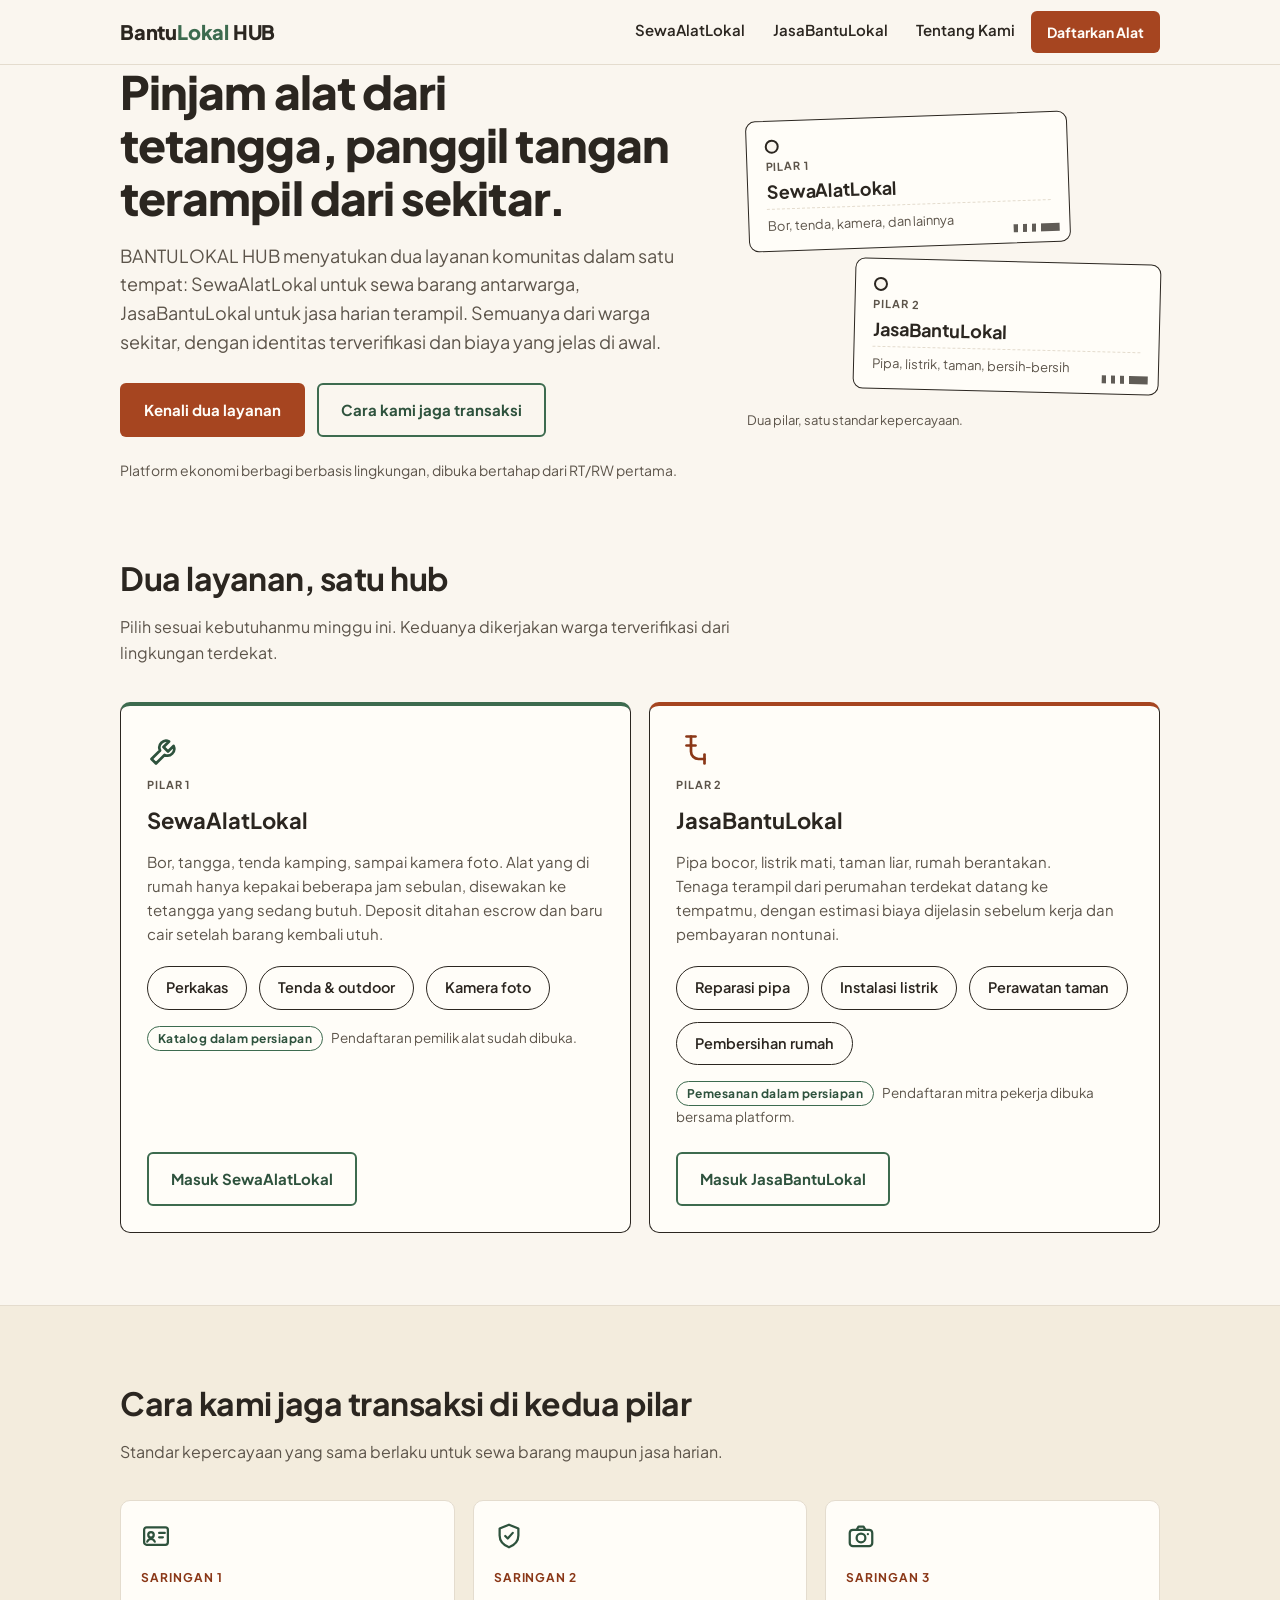
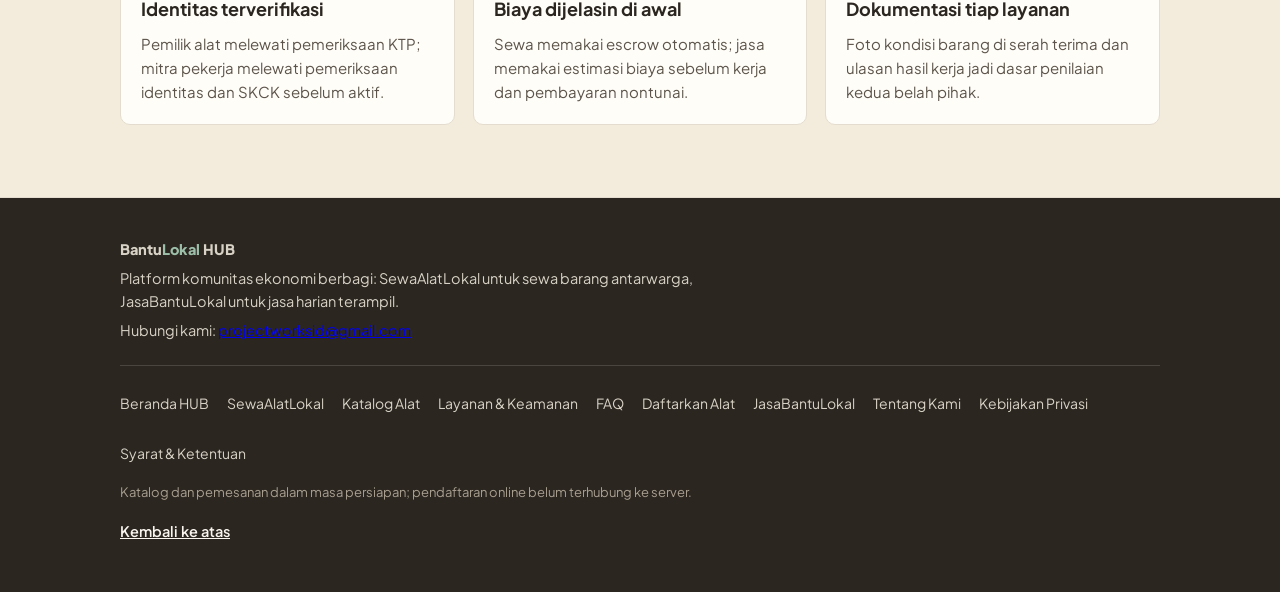
<file: index.html>
<!DOCTYPE html>
<html lang="id">
<head>
<meta charset="UTF-8">
<meta name="viewport" content="width=device-width, initial-scale=1.0">
<title>BANTULOKAL HUB: sewa alat dan jasa harian dari tetangga sekitar</title>
<meta name="description" content="BANTULOKAL HUB menyatukan dua layanan komunitas: SewaAlatLokal untuk sewa barang antarwarga dan JasaBantuLokal untuk jasa harian terampil di lingkungan sekitar.">
<meta property="og:title" content="BANTULOKAL HUB: sewa alat dan jasa harian dari tetangga sekitar">
<meta property="og:description" content="BANTULOKAL HUB menyatukan dua layanan komunitas: SewaAlatLokal untuk sewa barang antarwarga dan JasaBantuLokal untuk jasa harian terampil di lingkungan sekitar.">
<meta property="og:type" content="website">
<meta property="og:url" content="https://bantulokal.example/">
<meta name="theme-color" content="#FAF6EF">
<link rel="preconnect" href="https://fonts.googleapis.com">
<link rel="preconnect" href="https://fonts.gstatic.com" crossorigin>
<link href="https://fonts.googleapis.com/css2?family=Plus+Jakarta+Sans:wght@400;500;600;700;800&display=swap" rel="stylesheet">
<link rel="stylesheet" href="assets/css/main.css">
<link rel="icon" href="data:image/svg+xml,%3Csvg xmlns='http://www.w3.org/2000/svg' viewBox='0 0 32 32'%3E%3Crect x='4' y='4' width='24' height='24' rx='5' fill='%232B2620'/%3E%3Ccircle cx='12' cy='10' r='2.4' fill='%233D6B4F'/%3E%3Ccircle cx='20' cy='10' r='2.4' fill='%23A64520'/%3E%3Cpath d='M12 14v8M20 14v8' stroke='%23FAF6EF' stroke-width='2.4' stroke-linecap='round'/%3E%3C/svg%3E">
</head>
<body id="top">
<a class="skip-link" href="#utama">Langsung ke konten</a>

<header class="nav">
  <div class="wrap nav-inner">
    <a class="brand" href="index.html">Bantu<span>Lokal</span> HUB</a>
    <button class="nav-toggle" id="navToggle" aria-expanded="false" aria-controls="navMenu">
      <span class="nav-toggle-bar"></span>
      <span class="nav-toggle-bar"></span>
      <span class="nav-toggle-bar"></span>
      <span class="visually-hidden">Buka menu navigasi</span>
    </button>
    <nav class="nav-menu" id="navMenu" aria-label="Navigasi utama">
      <a href="sewaalatlokal/index.html">SewaAlatLokal</a>
      <a href="jasabantulokal/index.html">JasaBantuLokal</a>
      <a href="tentang-kami.html">Tentang Kami</a>
      <a class="btn btn-accent btn-small" href="sewaalatlokal/daftar.html">Daftarkan Alat</a>
    </nav>
  </div>
</header>

<main id="utama">

  <!-- HERO -->
  <section class="hero wrap">
    <div class="hero-copy">
      <h1>Pinjam alat dari tetangga, panggil tangan terampil dari sekitar.</h1>
      <p class="lead">BANTULOKAL HUB menyatukan dua layanan komunitas dalam satu tempat: SewaAlatLokal untuk sewa barang antarwarga, JasaBantuLokal untuk jasa harian terampil. Semuanya dari warga sekitar, dengan identitas terverifikasi dan biaya yang jelas di awal.</p>
      <div class="hero-actions">
        <a class="btn btn-accent" href="#pilar">Kenali dua layanan</a>
        <a class="btn btn-outline" href="#aman">Cara kami jaga transaksi</a>
      </div>
      <p class="hero-note">Platform ekonomi berbagi berbasis lingkungan, dibuka bertahap dari RT/RW pertama.</p>
    </div>

    <div class="hero-tags" aria-hidden="false">
      <div class="tagcard tagcard-1" aria-hidden="true">
        <span class="tagcard-hole"></span>
        <span class="tagcard-kicker">Pilar 1</span>
        <strong>SewaAlatLokal</strong>
        <span class="tagcard-status">Bor, tenda, kamera, dan lainnya</span>
      </div>
      <div class="tagcard tagcard-2" aria-hidden="true">
        <span class="tagcard-hole"></span>
        <span class="tagcard-kicker">Pilar 2</span>
        <strong>JasaBantuLokal</strong>
        <span class="tagcard-status">Pipa, listrik, taman, bersih-bersih</span>
      </div>
      <p class="hero-tags-caption">Dua pilar, satu standar kepercayaan.</p>
    </div>
  </section>

  <!-- PILAR -->
  <section class="section" id="pilar">
    <div class="wrap">
      <h2>Dua layanan, satu hub</h2>
      <p class="section-intro">Pilih sesuai kebutuhanmu minggu ini. Keduanya dikerjakan warga terverifikasi dari lingkungan terdekat.</p>

      <div class="pillars">
        <article class="pillar pillar-sal">
          <svg class="pillar-icon" viewBox="0 0 24 24" fill="none" stroke="currentColor" stroke-width="1.8" stroke-linecap="round" stroke-linejoin="round" aria-hidden="true"><path d="M14.7 6.3a4.5 4.5 0 0 0-6 6L3 18l3 3 5.7-5.7a4.5 4.5 0 0 0 6-6L14 13l-3-3 3.7-3.7z"/></svg>
          <span class="pillar-kicker">Pilar 1</span>
          <h3>SewaAlatLokal</h3>
          <p>Bor, tangga, tenda kamping, sampai kamera foto. Alat yang di rumah hanya kepakai beberapa jam sebulan, disewakan ke tetangga yang sedang butuh. Deposit ditahan escrow dan baru cair setelah barang kembali utuh.</p>
          <div class="chips" aria-label="Kategori alat SewaAlatLokal">
            <span class="chip">Perkakas</span>
            <span class="chip">Tenda &amp; outdoor</span>
            <span class="chip">Kamera foto</span>
          </div>
          <p class="pillar-status"><span class="status-tag">Katalog dalam persiapan</span> Pendaftaran pemilik alat sudah dibuka.</p>
          <a class="btn btn-outline" href="sewaalatlokal/index.html">Masuk SewaAlatLokal</a>
        </article>

        <article class="pillar pillar-jbl">
          <svg class="pillar-icon" viewBox="0 0 24 24" fill="none" stroke="currentColor" stroke-width="1.8" stroke-linecap="round" stroke-linejoin="round" aria-hidden="true"><path d="M7 3h6"/><path d="M10 3v6"/><path d="M7 9h6"/><path d="M10 9v4a5 5 0 0 0 5 5h4"/><path d="M19 15v6"/></svg>
          <span class="pillar-kicker">Pilar 2</span>
          <h3>JasaBantuLokal</h3>
          <p>Pipa bocor, listrik mati, taman liar, rumah berantakan. Tenaga terampil dari perumahan terdekat datang ke tempatmu, dengan estimasi biaya dijelasin sebelum kerja dan pembayaran nontunai.</p>
          <div class="chips" aria-label="Kategori layanan JasaBantuLokal">
            <span class="chip">Reparasi pipa</span>
            <span class="chip">Instalasi listrik</span>
            <span class="chip">Perawatan taman</span>
            <span class="chip">Pembersihan rumah</span>
          </div>
          <p class="pillar-status"><span class="status-tag">Pemesanan dalam persiapan</span> Pendaftaran mitra pekerja dibuka bersama platform.</p>
          <a class="btn btn-outline" href="jasabantulokal/index.html">Masuk JasaBantuLokal</a>
        </article>
      </div>
    </div>
  </section>

  <!-- KEAMANAN -->
  <section class="section section-tinted" id="aman">
    <div class="wrap">
      <h2>Cara kami jaga transaksi di kedua pilar</h2>
      <p class="section-intro">Standar kepercayaan yang sama berlaku untuk sewa barang maupun jasa harian.</p>
      <div class="safety">
        <div class="safety-item">
          <svg class="safety-icon" viewBox="0 0 24 24" fill="none" stroke="currentColor" stroke-width="1.8" stroke-linecap="round" stroke-linejoin="round" aria-hidden="true"><rect x="2.5" y="5" width="19" height="14" rx="2"/><circle cx="8" cy="11" r="2.2"/><path d="M5 16.5c.7-1.6 1.8-2.3 3-2.3s2.3.7 3 2.3"/><path d="M14.5 9.5H19M14.5 13h3"/></svg>
          <span class="safety-label">Saringan 1</span>
          <h3>Identitas terverifikasi</h3>
          <p>Pemilik alat melewati pemeriksaan KTP; mitra pekerja melewati pemeriksaan identitas dan SKCK sebelum aktif.</p>
        </div>
        <div class="safety-item">
          <svg class="safety-icon" viewBox="0 0 24 24" fill="none" stroke="currentColor" stroke-width="1.8" stroke-linecap="round" stroke-linejoin="round" aria-hidden="true"><path d="M12 3l7.5 3v5.5c0 4.6-3.2 7.7-7.5 9.5-4.3-1.8-7.5-4.9-7.5-9.5V6z"/><path d="M9 12l2 2 4-4.5"/></svg>
          <span class="safety-label">Saringan 2</span>
          <h3>Biaya dijelasin di awal</h3>
          <p>Sewa memakai escrow otomatis; jasa memakai estimasi biaya sebelum kerja dan pembayaran nontunai.</p>
        </div>
        <div class="safety-item">
          <svg class="safety-icon" viewBox="0 0 24 24" fill="none" stroke="currentColor" stroke-width="1.8" stroke-linecap="round" stroke-linejoin="round" aria-hidden="true"><rect x="3" y="7" width="18" height="13" rx="2.5"/><path d="M8.5 7 10 4.5h4L15.5 7"/><circle cx="12" cy="13.5" r="3.5"/><path d="M17.5 10.5h.01"/></svg>
          <span class="safety-label">Saringan 3</span>
          <h3>Dokumentasi tiap layanan</h3>
          <p>Foto kondisi barang di serah terima dan ulasan hasil kerja jadi dasar penilaian kedua belah pihak.</p>
        </div>
      </div>
    </div>
  </section>

</main>

<footer class="footer">
  <div class="wrap footer-inner">
    <p class="footer-brand">Bantu<span>Lokal</span> HUB</p>
    <p>Platform komunitas ekonomi berbagi: SewaAlatLokal untuk sewa barang antarwarga, JasaBantuLokal untuk jasa harian terampil.</p>
            <p>
    Hubungi kami:
    <a href="mailto:projectworksid@gmail.com">
        projectworksid@gmail.com
    </a>
    </p>
    <nav class="footer-map" aria-label="Peta situs">
      <a href="index.html">Beranda HUB</a>
      <a href="sewaalatlokal/index.html">SewaAlatLokal</a>
      <a href="sewaalatlokal/katalog.html">Katalog Alat</a>
      <a href="sewaalatlokal/layanan.html">Layanan &amp; Keamanan</a>
      <a href="sewaalatlokal/faq.html">FAQ</a>
      <a href="sewaalatlokal/daftar.html">Daftarkan Alat</a>
      <a href="jasabantulokal/index.html">JasaBantuLokal</a>
      <a href="tentang-kami.html">Tentang Kami</a>
      <a href="kebijakan-privasi.html">Kebijakan Privasi</a>
      <a href="syarat-ketentuan.html">Syarat &amp; Ketentuan</a>
    </nav>
    <p class="footer-note">Katalog dan pemesanan dalam masa persiapan; pendaftaran online belum terhubung ke server.</p>
    <a class="footer-top" href="#top">Kembali ke atas</a>
  </div>
</footer>

<script src="assets/js/main.js" defer></script>
</body>
</html>
</file>
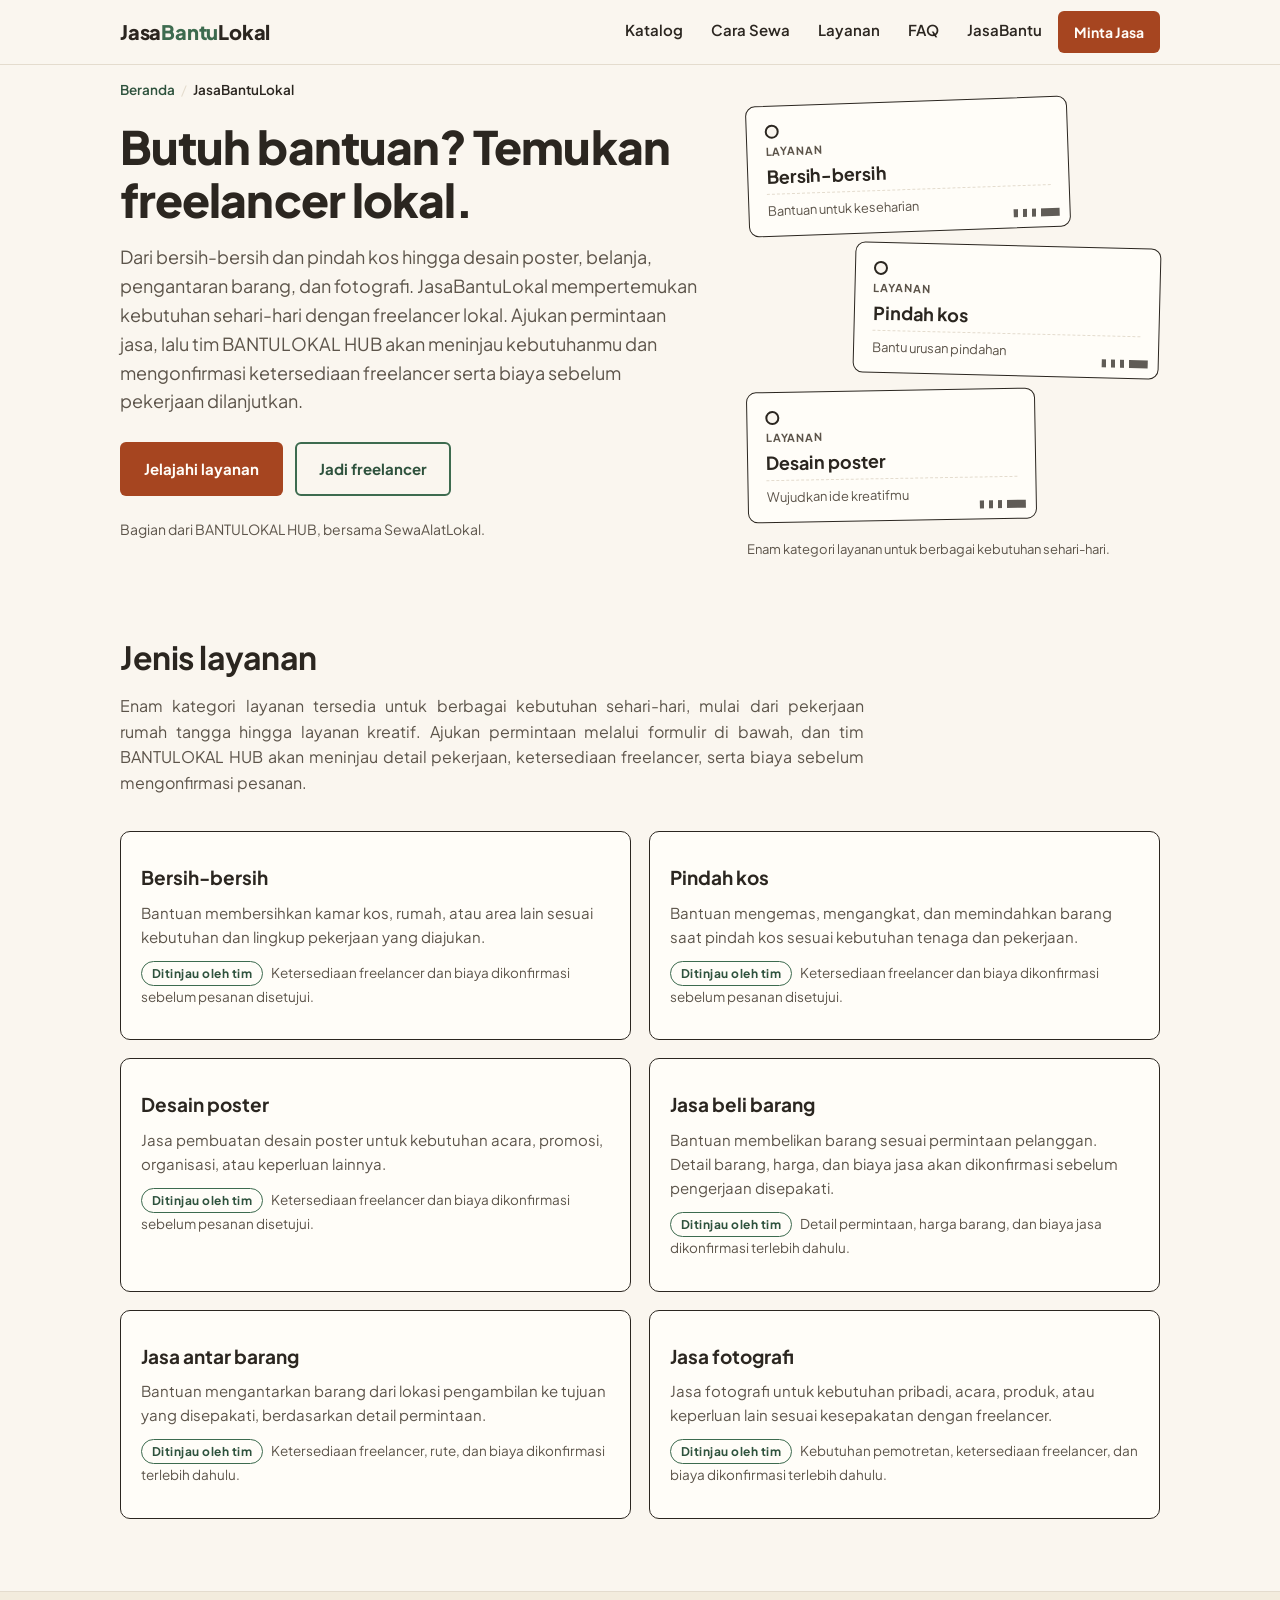
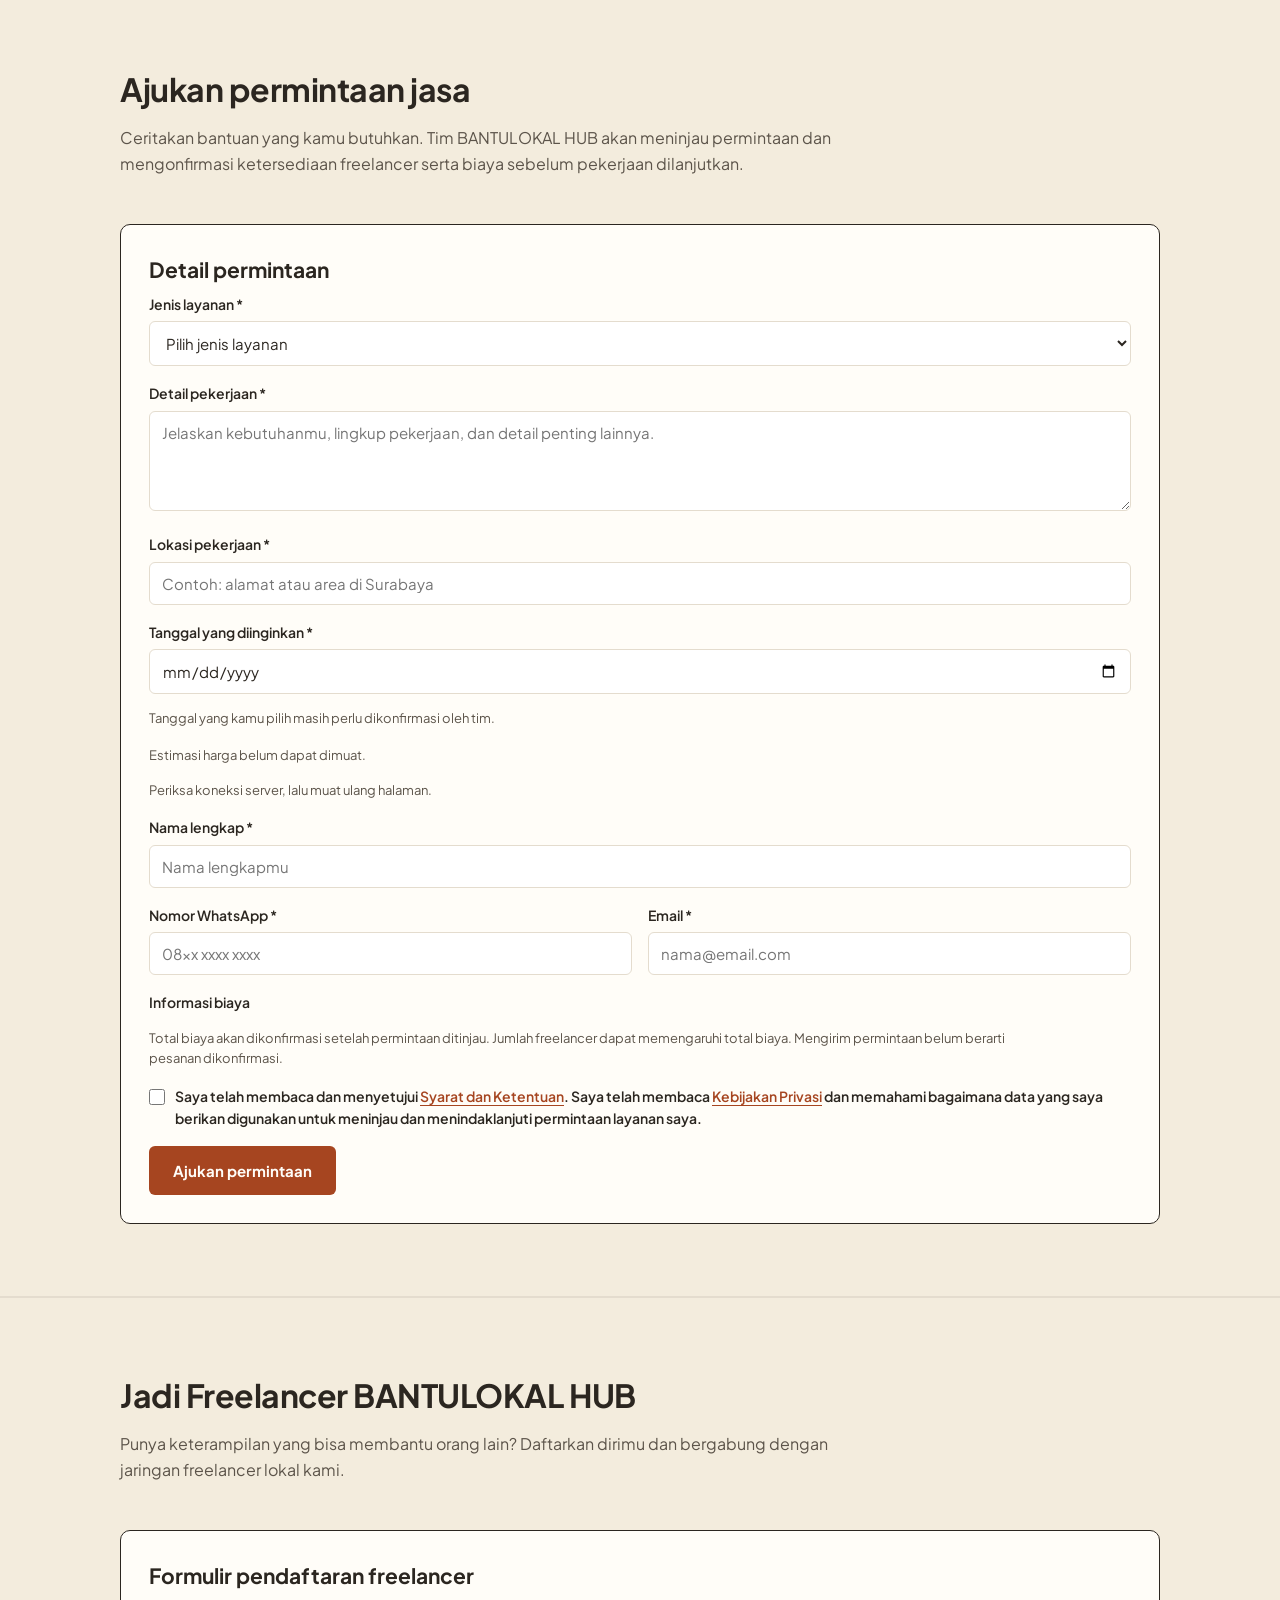
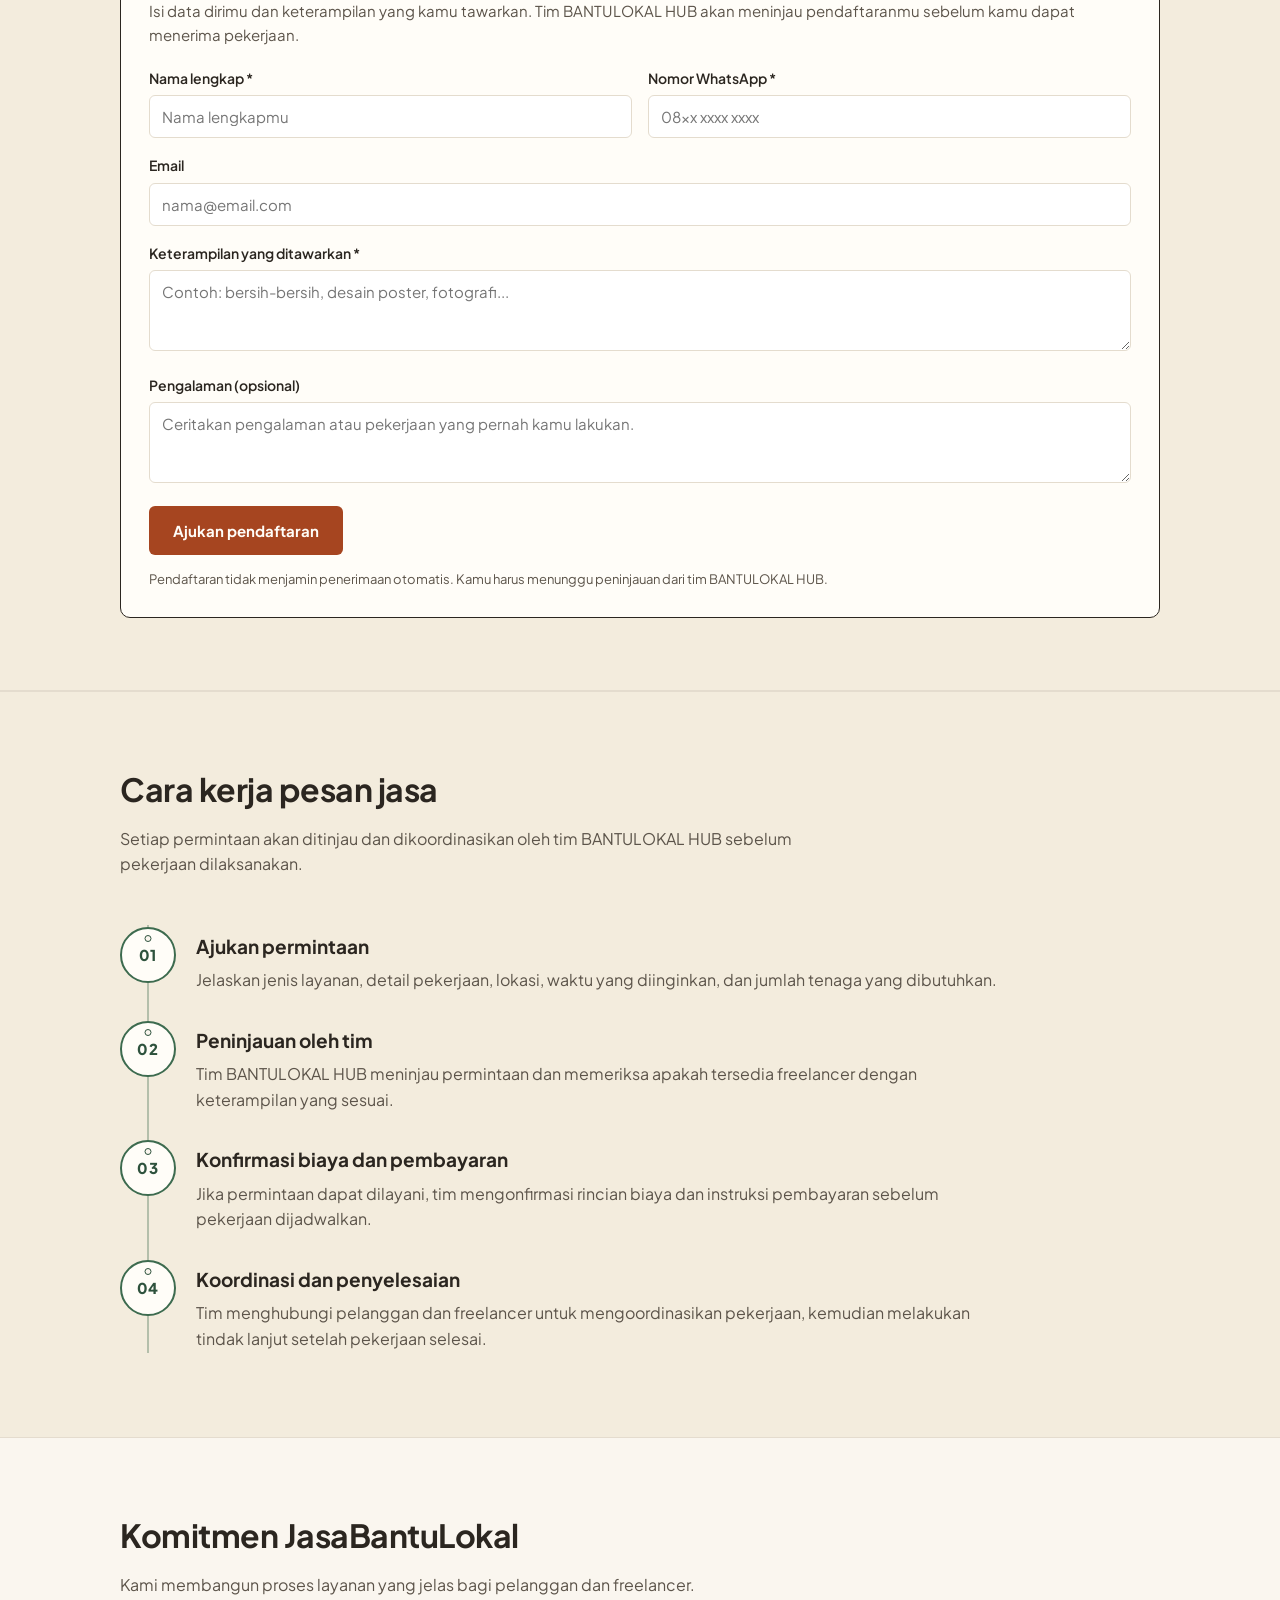
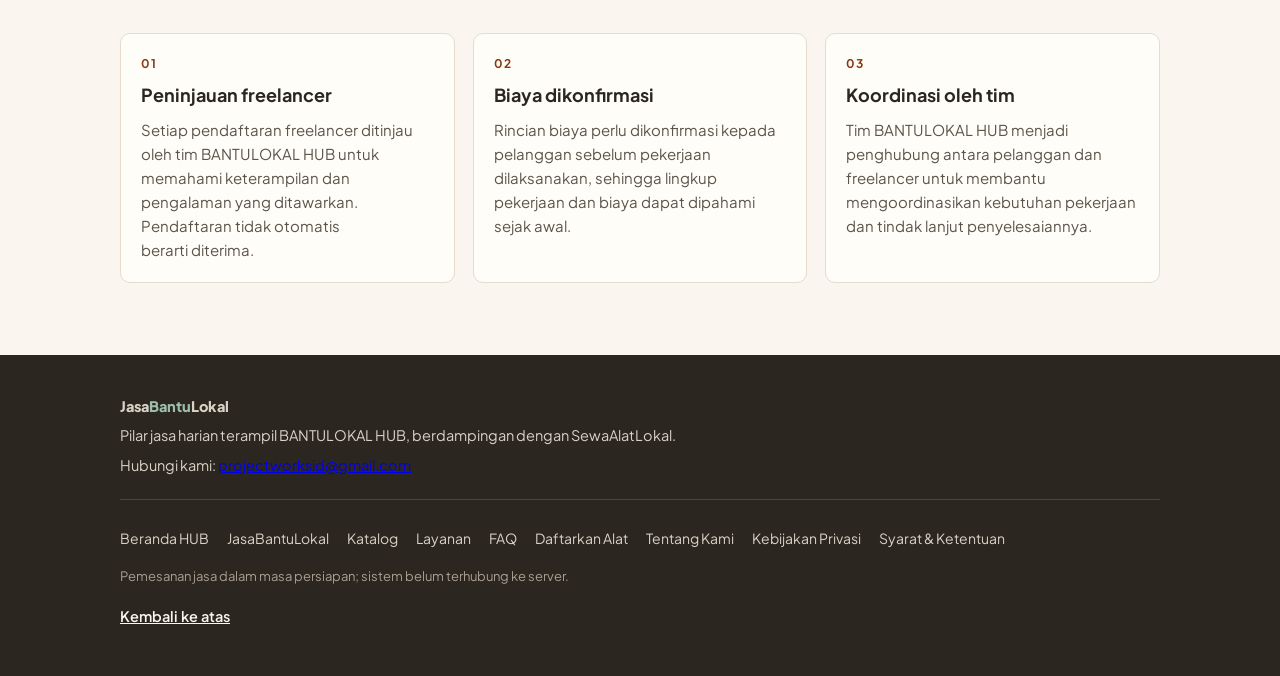
<file: jasabantulokal/index.html>
<!DOCTYPE html>
<html lang="id">
<head>
<meta charset="UTF-8">
<meta name="viewport" content="width=device-width, initial-scale=1.0">
<title>JasaBantuLokal: Bantu harian di lingkunganmu</title>
<meta name="description" content="JasaBantuLokal, pilar kedua BANTULOKAL HUB: marketplace jasa harian terampil, dari reparasi pipa sampai pembersihan rumah, dari tenaga terampil di lingkungan sekitar.">
<meta property="og:title" content="JasaBantuLokal: Bantu harian di lingkunganmu">
<meta property="og:description" content="JasaBantuLokal, pilar kedua BANTULOKAL HUB: marketplace jasa harian terampil, dari reparasi pipa sampai pembersihan rumah, dari tenaga terampil di lingkungan sekitar.">
<meta property="og:type" content="website">
<meta property="og:url" content="https://bantulokal.example/jasabantulokal/index.html">
<meta name="theme-color" content="#FAF6EF">
<link rel="preconnect" href="https://fonts.googleapis.com">
<link rel="preconnect" href="https://fonts.gstatic.com" crossorigin>
<link href="https://fonts.googleapis.com/css2?family=Plus+Jakarta+Sans:wght@400;500;600;700;800&display=swap" rel="stylesheet">
<link rel="stylesheet" href="../assets/css/main.css">
<link rel="icon" href="data:image/svg+xml,%3Csvg xmlns='http://www.w3.org/2000/svg' viewBox='0 0 32 32'%3E%3Crect x='4' y='4' width='24' height='24' rx='5' fill='%23A64520'/%3E%3Ccircle cx='16' cy='10' r='3' fill='%23FAF6EF'/%3E%3Cpath d='M16 14v10' stroke='%23FAF6EF' stroke-width='3' stroke-linecap='round'/%3E%3C/svg%3E">
</head>
<body id="top">
<a class="skip-link" href="#utama">Langsung ke konten</a>

<header class="nav">
  <div class="wrap nav-inner">
    <a class="brand" href="index.html">Jasa<span>Bantu</span>Lokal</a>
    <button class="nav-toggle" id="navToggle" aria-expanded="false" aria-controls="navMenu">
      <span class="nav-toggle-bar"></span>
      <span class="nav-toggle-bar"></span>
      <span class="nav-toggle-bar"></span>
      <span class="visually-hidden">Buka menu navigasi</span>
    </button>
    <nav class="nav-menu" id="navMenu" aria-label="Navigasi utama">
      <a href="../sewaalatlokal/katalog.html">Katalog</a>
      <a href="../sewaalatlokal/index.html#cara-sewa">Cara Sewa</a>
      <a href="../sewaalatlokal/layanan.html">Layanan</a>
      <a href="../sewaalatlokal/faq.html">FAQ</a>
      <a href="index.html" aria-current="page">JasaBantu</a>
      <a class="btn btn-accent btn-small" href="#minta-jasa">Minta Jasa</a>
    </nav>
  </div>
</header>

<main id="utama">
  <div class="wrap">
    <nav class="breadcrumb" aria-label="Breadcrumb">
      <ol>
        <li><a href="../index.html">Beranda</a></li>
        <li><span aria-current="page">JasaBantuLokal</span></li>
      </ol>
    </nav>
  </div>

<section class="hero wrap">
  <div class="hero-copy">

    <h1>Butuh bantuan? Temukan freelancer lokal.</h1>

    <p class="lead">
    Dari bersih-bersih dan pindah kos hingga desain poster, belanja, pengantaran barang, dan fotografi. JasaBantuLokal mempertemukan kebutuhan sehari-hari dengan freelancer lokal. Ajukan permintaan jasa, lalu tim BANTULOKAL HUB akan meninjau kebutuhanmu dan mengonfirmasi ketersediaan freelancer serta biaya sebelum pekerjaan dilanjutkan.
    </p>

    <div class="hero-actions">
      <a class="btn btn-accent" href="#layanan">Jelajahi layanan</a>
      <a class="btn btn-outline" href="#daftar-freelancer">Jadi freelancer</a>
    </div>

    <p class="hero-note">
      Bagian dari BANTULOKAL HUB, bersama SewaAlatLokal.
    </p>
  </div>

  <div class="hero-tags" aria-hidden="true">
    <div class="tagcard tagcard-1">
      <span class="tagcard-hole"></span>
      <span class="tagcard-kicker">Layanan</span>
      <strong>Bersih-bersih</strong>
      <span class="tagcard-status">Bantuan untuk keseharian</span>
    </div>

    <div class="tagcard tagcard-2">
      <span class="tagcard-hole"></span>
      <span class="tagcard-kicker">Layanan</span>
      <strong>Pindah kos</strong>
      <span class="tagcard-status">Bantu urusan pindahan</span>
    </div>

    <div class="tagcard tagcard-3">
      <span class="tagcard-hole"></span>
      <span class="tagcard-kicker">Layanan</span>
      <strong>Desain poster</strong>
      <span class="tagcard-status">Wujudkan ide kreatifmu</span>
    </div>

    <p class="hero-tags-caption">
      Enam kategori layanan untuk berbagai kebutuhan sehari-hari.
    </p>
  </div>
</section>

<section class="section" id="layanan">
  <div class="wrap">
    <h2>Jenis layanan</h2>
    <p class="section-intro" style="text-align: justify;">
    Enam kategori layanan tersedia untuk berbagai kebutuhan sehari-hari, mulai dari pekerjaan rumah tangga hingga layanan kreatif. Ajukan permintaan melalui formulir di bawah, dan tim BANTULOKAL HUB akan meninjau detail pekerjaan, ketersediaan freelancer, serta biaya sebelum mengonfirmasi pesanan.
    </p>


  <div class="catalog catalog-2">
    <article class="catcard">
      <h3>Bersih-bersih</h3>
      <p>
        Bantuan membersihkan kamar kos, rumah, atau area lain sesuai
        kebutuhan dan lingkup pekerjaan yang diajukan.
      </p>
      <p class="catcard-status">
        <span class="status-tag">Ditinjau oleh tim</span>
        Ketersediaan freelancer dan biaya dikonfirmasi sebelum pesanan disetujui.
      </p>
    </article>

    <article class="catcard">
      <h3>Pindah kos</h3>
      <p>
        Bantuan mengemas, mengangkat, dan memindahkan barang saat
        pindah kos sesuai kebutuhan tenaga dan pekerjaan.
      </p>
      <p class="catcard-status">
        <span class="status-tag">Ditinjau oleh tim</span>
        Ketersediaan freelancer dan biaya dikonfirmasi sebelum pesanan disetujui.
      </p>
    </article>

    <article class="catcard">
      <h3>Desain poster</h3>
      <p>
        Jasa pembuatan desain poster untuk kebutuhan acara,
        promosi, organisasi, atau keperluan lainnya.
      </p>
      <p class="catcard-status">
        <span class="status-tag">Ditinjau oleh tim</span>
        Ketersediaan freelancer dan biaya dikonfirmasi sebelum pesanan disetujui.
      </p>
    </article>

    <article class="catcard">
      <h3>Jasa beli barang</h3>
      <p>
        Bantuan membelikan barang sesuai permintaan pelanggan.
        Detail barang, harga, dan biaya jasa akan dikonfirmasi
        sebelum pengerjaan disepakati.
      </p>
      <p class="catcard-status">
        <span class="status-tag">Ditinjau oleh tim</span>
        Detail permintaan, harga barang, dan biaya jasa dikonfirmasi terlebih dahulu.
      </p>
    </article>

    <article class="catcard">
      <h3>Jasa antar barang</h3>
      <p>
        Bantuan mengantarkan barang dari lokasi pengambilan ke
        tujuan yang disepakati, berdasarkan detail permintaan.
      </p>
      <p class="catcard-status">
        <span class="status-tag">Ditinjau oleh tim</span>
        Ketersediaan freelancer, rute, dan biaya dikonfirmasi terlebih dahulu.
      </p>
    </article>

    <article class="catcard">
      <h3>Jasa fotografi</h3>
      <p>
        Jasa fotografi untuk kebutuhan pribadi, acara, produk,
        atau keperluan lain sesuai kesepakatan dengan freelancer.
      </p>
      <p class="catcard-status">
        <span class="status-tag">Ditinjau oleh tim</span>
        Kebutuhan pemotretan, ketersediaan freelancer, dan biaya dikonfirmasi terlebih dahulu.
      </p>
    </article>
  </div>

  </div>
</section>
  
  <!-- FORM PERMINTAAN JASA -->
  <section class="section section-tinted" id="minta-jasa">
    <div class="wrap">
      <h2>Ajukan permintaan jasa</h2>
      <p class="section-intro">
        Ceritakan bantuan yang kamu butuhkan. Tim BANTULOKAL HUB akan
        meninjau permintaan dan mengonfirmasi ketersediaan freelancer
        serta biaya sebelum pekerjaan dilanjutkan.
      </p>

      <div class="daftar">
        <h3>Detail permintaan</h3>

        <form id="serviceRequestForm" novalidate>
          <div class="field">
            <label for="requestCategory">Jenis layanan *</label>
            <select id="requestCategory" name="category" required>
              <option value="">Pilih jenis layanan</option>
              <option value="bersih-bersih">Bersih-bersih</option>
              <option value="pindah-kos">Pindah kos</option>
              <option value="desain-poster">Desain poster</option>
              <option value="jasa-beli-barang">Jasa beli barang</option>
              <option value="jasa-antar-barang">Jasa antar barang</option>
              <option value="jasa-fotografi">Jasa fotografi</option>
            </select>
          </div>

          <div class="field">
            <label for="requestDescription">Detail pekerjaan *</label>
            <textarea
              id="requestDescription"
              name="description"
              rows="4"
              maxlength="5000"
              required
              placeholder="Jelaskan kebutuhanmu, lingkup pekerjaan, dan detail penting lainnya."
            ></textarea>
          </div>

          <div class="field">
            <label for="requestLocation">Lokasi pekerjaan *</label>
            <input
              type="text"
              id="requestLocation"
              name="location"
              maxlength="500"
              required
              placeholder="Contoh: alamat atau area di Surabaya"
            >
          </div>

          <div class="field">
            <label for="requestDate">Tanggal yang diinginkan *</label>
            <input
              type="date"
              id="requestDate"
              name="requested_date"
              required
            >
            <p class="form-note">
              Tanggal yang kamu pilih masih perlu dikonfirmasi oleh tim.
            </p>
          </div>

          <div class="field" id="requestWorkersField">
            <label for="requestWorkers">
              Jumlah freelancer yang dibutuhkan
            </label>
            <div class="fieldrow">
              <input
                type="range"
                id="requestWorkers"
                name="workers_count"
                min="1"
                max="4"
                step="1"
                value="1"
              >
              <strong id="requestWorkersValue" aria-live="polite">1 orang</strong>
            </div>
            <p class="form-note">
              Maksimal 4 orang. Ketersediaan tenaga akan diperiksa oleh tim.
            </p>
          </div>

          <div class="field" aria-live="polite">
            <p class="form-note" id="requestPriceEstimate">
              Memuat estimasi harga...
            </p>
            <p class="form-note" id="requestPriceNote">
              Estimasi biaya layanan akan dikonfirmasi oleh tim sebelum pembayaran.
              Biaya tambahan, jika ada, akan disepakati terlebih dahulu.
            </p>
          </div>

          <div class="field">
            <label for="requestCustomerName">Nama lengkap *</label>
            <input
              type="text"
              id="requestCustomerName"
              name="customer_name"
              maxlength="150"
              required
              placeholder="Nama lengkapmu"
            >
          </div>

          <div class="fieldrow">
            <div class="field">
              <label for="requestWhatsapp">Nomor WhatsApp *</label>
              <input
                type="tel"
                id="requestWhatsapp"
                name="whatsapp"
                maxlength="30"
                required
                placeholder="08xx xxxx xxxx"
              >
            </div>

            <div class="field">
              <label for="requestEmail">Email *</label>
              <input
                type="email"
                id="requestEmail"
                name="email"
                maxlength="255"
                required
                placeholder="nama@email.com"
              >
            </div>
          </div>

          <div class="field">
            <label>Informasi biaya</label>
            <p class="form-note">
              Total biaya akan dikonfirmasi setelah permintaan ditinjau.
              Jumlah freelancer dapat memengaruhi total biaya. Mengirim
              permintaan belum berarti pesanan dikonfirmasi.
            </p>
          </div>

          <!-- Persetujuan ketentuan -->
          <div class="field">
            <label class="terms-checkbox" for="requestTermsAccepted">
              <input
                type="checkbox"
                id="requestTermsAccepted"
                name="terms_accepted"
                required
              >
              <span>
                Saya telah membaca dan menyetujui
                <a href="../syarat-ketentuan.html" target="_blank" rel="noopener noreferrer">Syarat dan Ketentuan</a>.
                Saya telah membaca
                <a href="../kebijakan-privasi.html" target="_blank" rel="noopener noreferrer">Kebijakan Privasi</a>
                dan memahami bagaimana data yang saya berikan digunakan untuk meninjau
                dan menindaklanjuti permintaan layanan saya.
              </span>
            </label>
          </div>

          <button type="submit" class="btn btn-accent" id="requestSubmit">
            Ajukan permintaan
          </button>

          <p
            id="serviceRequestStatus"
            class="form-note"
            role="status"
            aria-live="polite"
            hidden
          ></p>
        </form>

        <!-- POPUP KONFIRMASI PERMINTAAN JASA -->
        <div
            id="requestConfirmModal"
            class="request-modal"
            hidden
            role="dialog"
            aria-modal="true"
            aria-labelledby="requestConfirmTitle"
        >
            <div class="request-modal__backdrop" data-close-request-modal></div>

            <div class="request-modal__panel">
                <h2 id="requestConfirmTitle">Periksa Permintaan Anda</h2>

                <p class="request-modal__intro">
                    Pastikan informasi berikut sudah benar sebelum mengirim permintaan.
                </p>

                <dl class="request-modal__details">
                    <div>
                        <dt>Nama</dt>
                        <dd id="confirmCustomerName">-</dd>
                    </div>
                    <div>
                        <dt>Kategori Layanan</dt>
                        <dd id="confirmCategory">-</dd>
                    </div>
                    <div id="confirmWorkersRow">
                        <dt>Jumlah Pekerja</dt>
                        <dd id="confirmWorkers">-</dd>
                    </div>
                    <div>
                        <dt>Lokasi</dt>
                        <dd id="confirmLocation">-</dd>
                    </div>
                    <div>
                        <dt>Tanggal Pilihan</dt>
                        <dd id="confirmDate">-</dd>
                    </div>
                    <div>
                        <dt>Deskripsi</dt>
                        <dd id="confirmDescription">-</dd>
                    </div>
                    <div>
                        <dt>Estimasi Biaya Layanan</dt>
                        <dd id="confirmPrice">Belum tersedia</dd>
                    </div>
                </dl>

                <p class="request-modal__note">
                    Ini masih estimasi, bukan harga final. Tim BANTULOKAL HUB
                    akan meninjau permintaan dan mengonfirmasi ketersediaan
                    serta total biaya sebelum pembayaran.
                </p>

            <div class="request-modal__privacy">
                <h3>Pelindungan Data Pribadi</h3>
                <p>
                    Nama, nomor WhatsApp, email, lokasi, dan detail pekerjaan yang Anda
                    masukkan akan digunakan untuk meninjau permintaan, menghubungi Anda,
                    dan mengoordinasikan layanan yang diminta.
                </p>
                <p>
                    Data Anda akan ditangani sesuai
                    <a href="../kebijakan-privasi.html" target="_blank" rel="noopener noreferrer">Kebijakan Privasi BANTULOKAL HUB</a>.
                    Silakan baca juga
                    <a href="../syarat-ketentuan.html" target="_blank" rel="noopener noreferrer">Syarat dan Ketentuan</a>
                    sebelum melanjutkan.
                </p>
                <p>
                    <strong>Catatan:</strong> Mengirim permintaan belum menjamin
                    ketersediaan freelancer atau persetujuan pekerjaan. Biaya final
                    akan dikonfirmasi sebelum pembayaran.
                </p>
            </div>

                <div class="request-modal__actions">
                    <button type="button" id="editRequestButton">
                        Kembali untuk Mengedit
                    </button>
                    <button type="button" id="confirmRequestButton">
                        Ya, Kirim Permintaan
                    </button>
                </div>
            </div>
        </div>

        </div>
      </div>
    </div>
  </section>

  <!-- FORM PENDAFTARAN FREELANCER -->
  <section class="section section-tinted" id="daftar-freelancer">
    <div class="wrap">
      <h2>Jadi Freelancer BANTULOKAL HUB</h2>
      <p class="section-intro">
        Punya keterampilan yang bisa membantu orang lain?
        Daftarkan dirimu dan bergabung dengan jaringan freelancer lokal kami.
      </p>

      <div class="daftar">
        <h3>Formulir pendaftaran freelancer</h3>
        <p>
          Isi data dirimu dan keterampilan yang kamu tawarkan.
          Tim BANTULOKAL HUB akan meninjau pendaftaranmu sebelum
          kamu dapat menerima pekerjaan.
        </p>

        <form id="freelancerApplicationForm" novalidate>
          <div class="fieldrow">
            <div class="field">
              <label for="freelancerName">Nama lengkap *</label>
              <input
                type="text"
                id="freelancerName"
                name="name"
                maxlength="150"
                required
                placeholder="Nama lengkapmu"
              >
              <p class="field-error" id="freelancerNameError" hidden>
                Nama lengkap wajib diisi.
              </p>
            </div>

            <div class="field">
              <label for="freelancerWhatsapp">Nomor WhatsApp *</label>
              <input
                type="tel"
                id="freelancerWhatsapp"
                name="whatsapp"
                maxlength="30"
                required
                placeholder="08xx xxxx xxxx"
              >
              <p class="field-error" id="freelancerWhatsappError" hidden>
                Masukkan nomor WhatsApp yang valid.
              </p>
            </div>
          </div>

          <div class="field">
            <label for="freelancerEmail">Email</label>
            <input
              type="email"
              id="freelancerEmail"
              name="email"
              maxlength="255"
              placeholder="nama@email.com"
            >
            <p class="field-error" id="freelancerEmailError" hidden>
              Masukkan alamat email yang valid.
            </p>
          </div>

          <div class="field">
            <label for="freelancerSkills">Keterampilan yang ditawarkan *</label>
            <textarea
              id="freelancerSkills"
              name="skills"
              rows="3"
              maxlength="5000"
              required
              placeholder="Contoh: bersih-bersih, desain poster, fotografi..."
            ></textarea>
            <p class="field-error" id="freelancerSkillsError" hidden>
              Jelaskan keterampilan yang kamu tawarkan.
            </p>
          </div>

          <div class="field">
            <label for="freelancerExperience">Pengalaman (opsional)</label>
            <textarea
              id="freelancerExperience"
              name="experience"
              rows="3"
              maxlength="5000"
              placeholder="Ceritakan pengalaman atau pekerjaan yang pernah kamu lakukan."
            ></textarea>
          </div>

          <button type="submit" class="btn btn-accent" id="freelancerSubmit">
            Ajukan pendaftaran
          </button>

          <p class="form-note">
            Pendaftaran tidak menjamin penerimaan otomatis.
            Kamu harus menunggu peninjauan dari tim BANTULOKAL HUB.
          </p>

          <p id="freelancerApplicationStatus" role="status" hidden></p>
        </form>
      </div>
    </div>
  </section>

  <section class="section section-tinted" id="cara-kerja">
    <div class="wrap">
      <h2>Cara kerja pesan jasa</h2>
      <p class="section-intro">
        Setiap permintaan akan ditinjau dan dikoordinasikan oleh tim
        BANTULOKAL HUB sebelum pekerjaan dilaksanakan.
      </p>

      <ol class="steps">
        <li class="step">
          <span class="step-num" aria-hidden="true"><span>01</span></span>
          <div>
            <h3>Ajukan permintaan</h3>
            <p>
              Jelaskan jenis layanan, detail pekerjaan, lokasi, waktu yang
              diinginkan, dan jumlah tenaga yang dibutuhkan.
            </p>
          </div>
        </li>

        <li class="step">
          <span class="step-num" aria-hidden="true"><span>02</span></span>
          <div>
            <h3>Peninjauan oleh tim</h3>
            <p>
              Tim BANTULOKAL HUB meninjau permintaan dan memeriksa apakah
              tersedia freelancer dengan keterampilan yang sesuai.
            </p>
          </div>
        </li>

        <li class="step">
          <span class="step-num" aria-hidden="true"><span>03</span></span>
          <div>
            <h3>Konfirmasi biaya dan pembayaran</h3>
            <p>
              Jika permintaan dapat dilayani, tim mengonfirmasi rincian
              biaya dan instruksi pembayaran sebelum pekerjaan dijadwalkan.
            </p>
          </div>
        </li>

        <li class="step">
          <span class="step-num" aria-hidden="true"><span>04</span></span>
          <div>
            <h3>Koordinasi dan penyelesaian</h3>
            <p>
              Tim menghubungi pelanggan dan freelancer untuk mengoordinasikan
              pekerjaan, kemudian melakukan tindak lanjut setelah pekerjaan selesai.
            </p>
          </div>
        </li>
      </ol>
    </div>
  </section>

  <section class="section">
    <div class="wrap">
      <h2>Komitmen JasaBantuLokal</h2>
      <p class="section-intro">
        Kami membangun proses layanan yang jelas bagi pelanggan dan freelancer.
      </p>

      <div class="safety">
        <div class="safety-item">
          <span class="safety-label">01</span>
          <h3>Peninjauan freelancer</h3>
          <p>
            Setiap pendaftaran freelancer ditinjau oleh tim BANTULOKAL HUB
            untuk memahami keterampilan dan pengalaman yang ditawarkan.
            Pendaftaran tidak otomatis berarti diterima.
          </p>
        </div>

        <div class="safety-item">
          <span class="safety-label">02</span>
          <h3>Biaya dikonfirmasi</h3>
          <p>
            Rincian biaya perlu dikonfirmasi kepada pelanggan sebelum
            pekerjaan dilaksanakan, sehingga lingkup pekerjaan dan biaya
            dapat dipahami sejak awal.
          </p>
        </div>

        <div class="safety-item">
          <span class="safety-label">03</span>
          <h3>Koordinasi oleh tim</h3>
          <p>
            Tim BANTULOKAL HUB menjadi penghubung antara pelanggan dan
            freelancer untuk membantu mengoordinasikan kebutuhan pekerjaan
            dan tindak lanjut penyelesaiannya.
          </p>
        </div>
      </div>
    </div>
  </section>

</main>

<footer class="footer">
  <div class="wrap footer-inner">
    <p class="footer-brand">Jasa<span>Bantu</span>Lokal</p>
    <p>Pilar jasa harian terampil BANTULOKAL HUB, berdampingan dengan SewaAlatLokal.</p>
        <p>
    Hubungi kami:
    <a href="mailto:projectworksid@gmail.com">
        projectworksid@gmail.com
    </a>
    </p>
    <nav class="footer-map" aria-label="Peta situs">
      <a href="../index.html">Beranda HUB</a>
      <a href="index.html">JasaBantuLokal</a>
      <a href="../sewaalatlokal/katalog.html">Katalog</a>
      <a href="../sewaalatlokal/layanan.html">Layanan</a>
      <a href="../sewaalatlokal/faq.html">FAQ</a>
      <a href="../sewaalatlokal/daftar.html">Daftarkan Alat</a>
      <a href="../tentang-kami.html">Tentang Kami</a>
      <a href="../kebijakan-privasi.html">Kebijakan Privasi</a>
      <a href="../syarat-ketentuan.html">Syarat &amp; Ketentuan</a>
    </nav>
    <p class="footer-note">Pemesanan jasa dalam masa persiapan; sistem belum terhubung ke server.</p>
    <a class="footer-top" href="#top">Kembali ke atas</a>
  </div>
</footer>

<script src="../assets/js/main.js" defer></script>
</body>
</html>
</file>
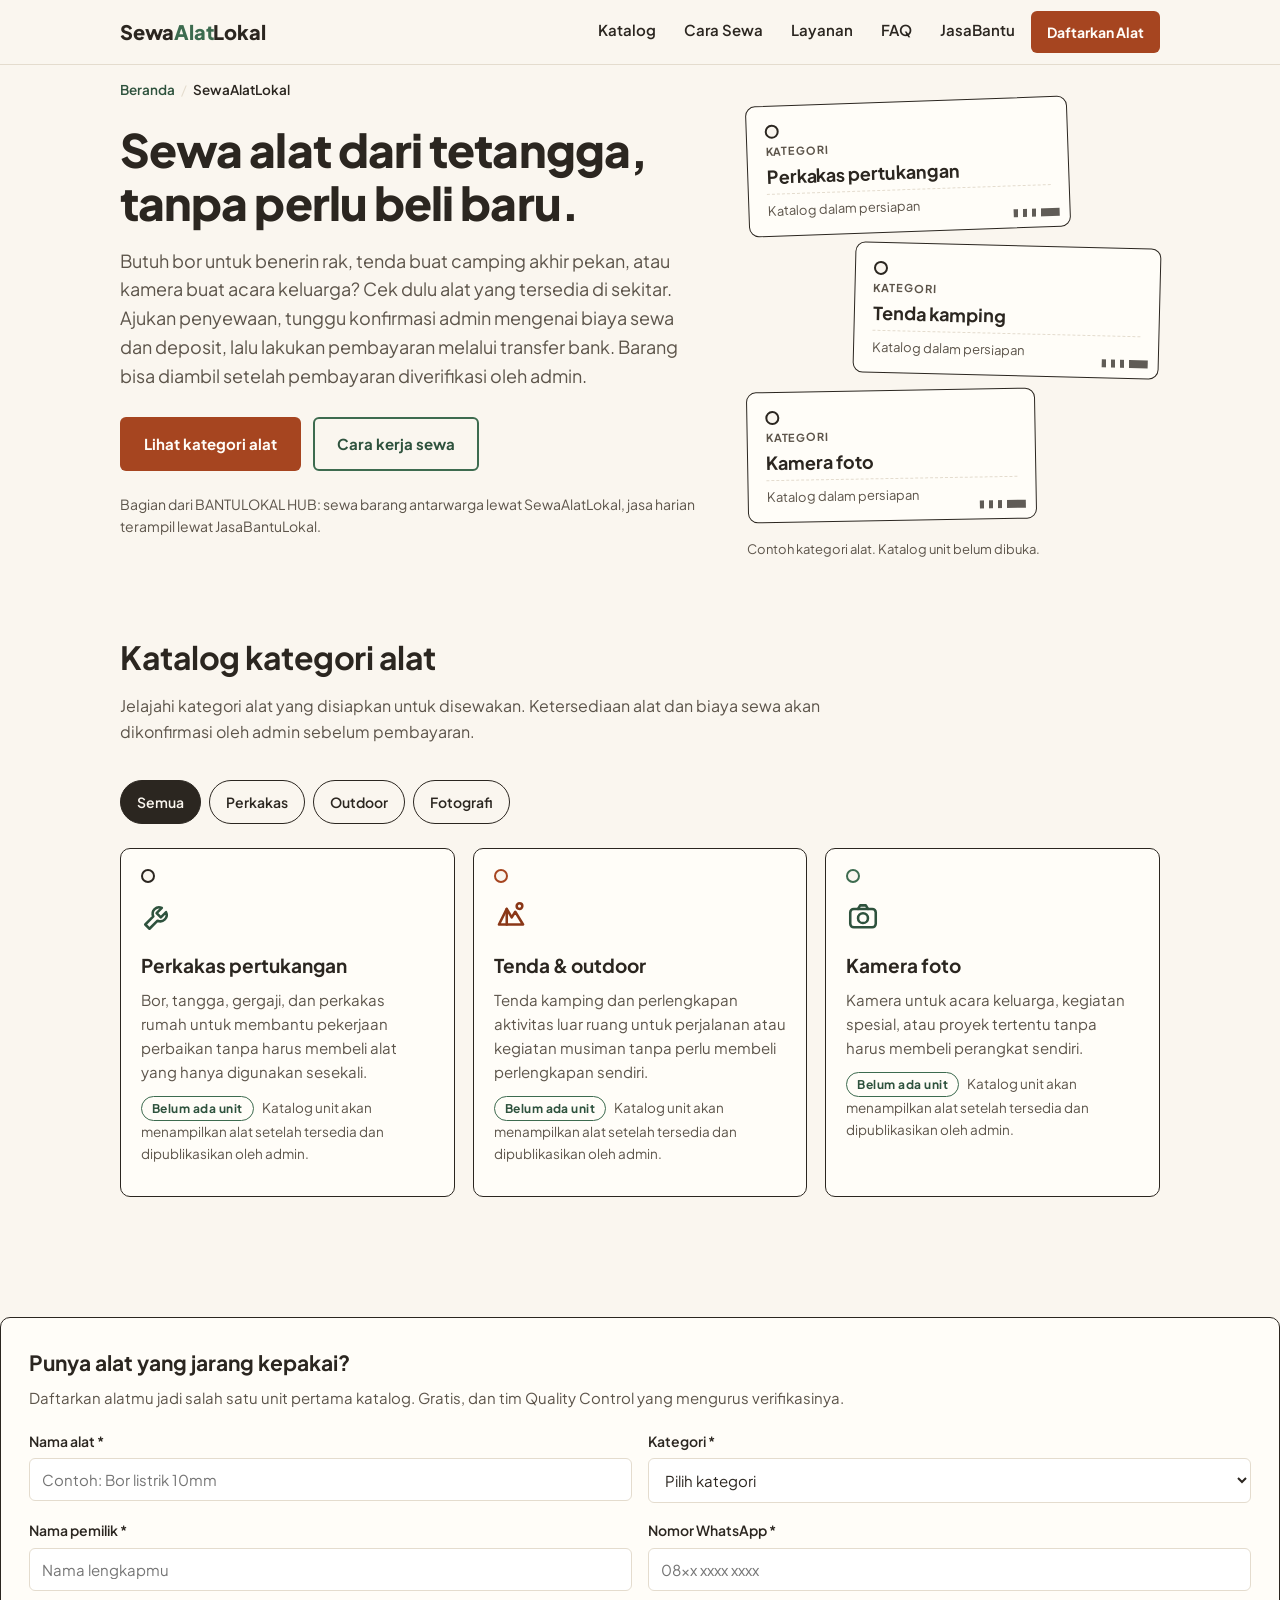
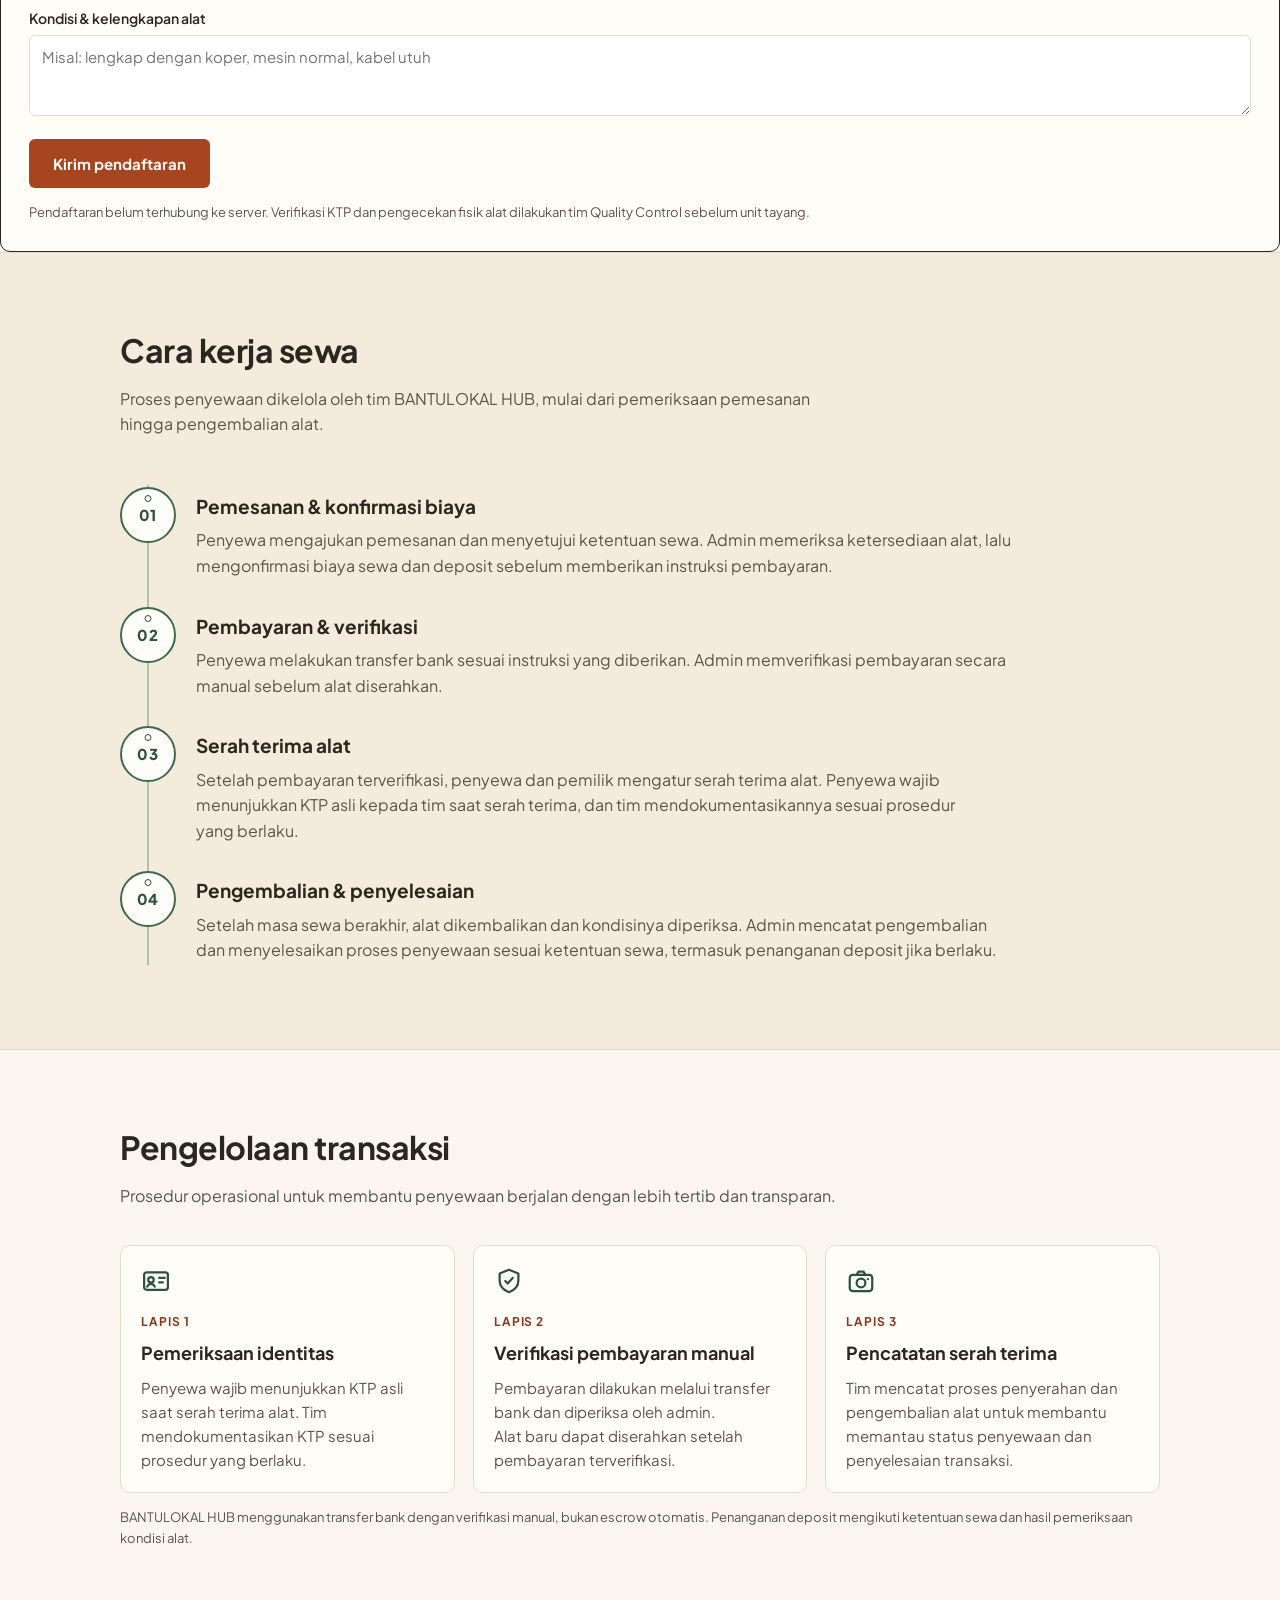
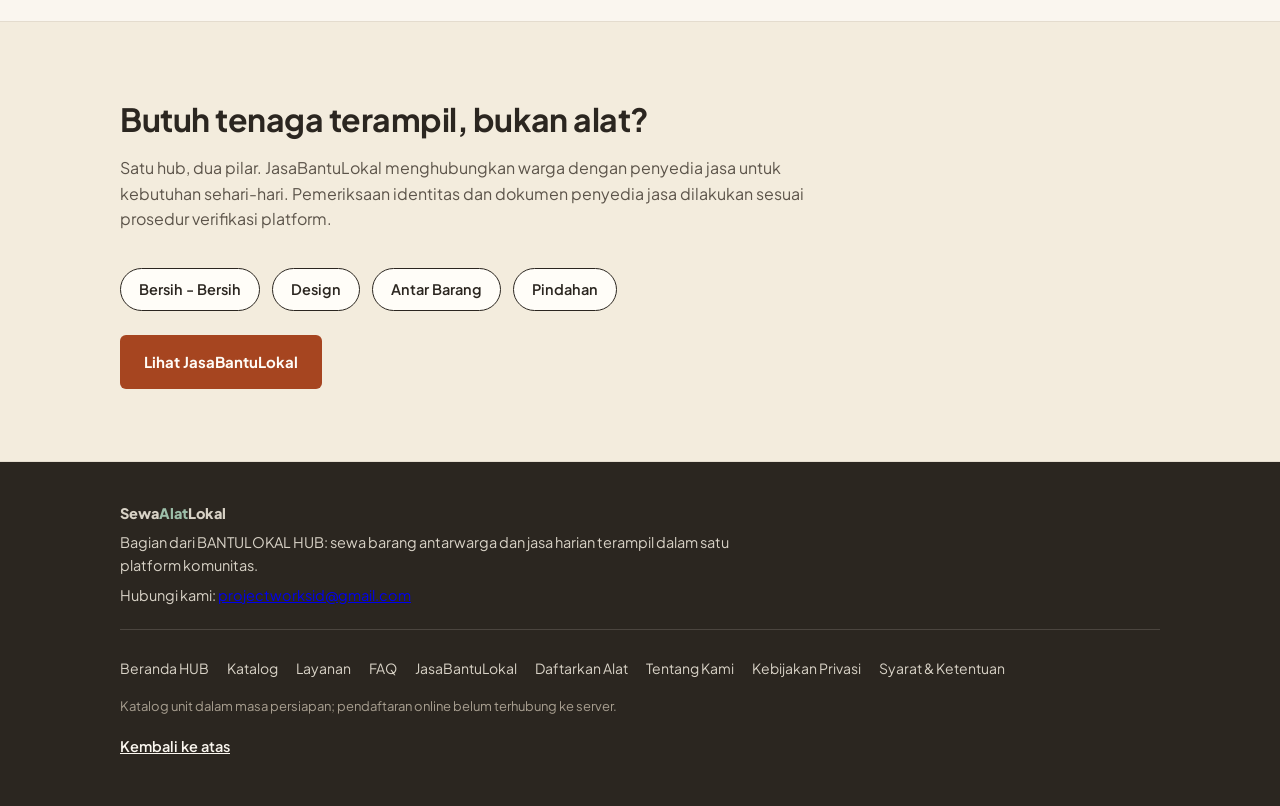
<file: sewaalatlokal/index.html>
<!DOCTYPE html>
<html lang="id">
<head>
<meta charset="UTF-8">
<meta name="viewport" content="width=device-width, initial-scale=1.0">
<title>SewaAlatLokal: Sewa alat antarwarga di sekitarmu</title>
<meta name="description" content="Platform sewa barang peer-to-peer antarwarga: perkakas, tenda kamping, kamera. Escrow otomatis, verifikasi KTP, dokumentasi foto. Bagian dari BANTULOKAL HUB bersama JasaBantuLokal.">
<meta property="og:title" content="SewaAlatLokal: Sewa alat antarwarga di sekitarmu">
<meta property="og:description" content="Platform sewa barang peer-to-peer antarwarga: perkakas, tenda kamping, kamera. Escrow otomatis, verifikasi KTP, dokumentasi foto. Bagian dari BANTULOKAL HUB bersama JasaBantuLokal.">
<meta property="og:type" content="website">
<meta property="og:url" content="https://bantulokal.example/sewaalatlokal/index.html">
<meta name="theme-color" content="#FAF6EF">
<link rel="preconnect" href="https://fonts.googleapis.com">
<link rel="preconnect" href="https://fonts.gstatic.com" crossorigin>
<link href="https://fonts.googleapis.com/css2?family=Plus+Jakarta+Sans:wght@400;500;600;700;800&display=swap" rel="stylesheet">
<link rel="stylesheet" href="../assets/css/main.css">
<link rel="icon" href="data:image/svg+xml,%3Csvg xmlns='http://www.w3.org/2000/svg' viewBox='0 0 32 32'%3E%3Crect x='4' y='4' width='24' height='24' rx='5' fill='%233D6B4F'/%3E%3Ccircle cx='16' cy='10' r='3' fill='%23FAF6EF'/%3E%3Cpath d='M16 14v10' stroke='%23FAF6EF' stroke-width='3' stroke-linecap='round'/%3E%3C/svg%3E">
</head>
<body id="top">
<a class="skip-link" href="#utama">Langsung ke konten</a>

<header class="nav">
  <div class="wrap nav-inner">
    <a class="brand" href="#top">Sewa<span>Alat</span>Lokal</a>
    <button class="nav-toggle" id="navToggle" aria-expanded="false" aria-controls="navMenu">
      <span class="nav-toggle-bar"></span>
      <span class="nav-toggle-bar"></span>
      <span class="nav-toggle-bar"></span>
      <span class="visually-hidden">Buka menu navigasi</span>
    </button>
    <nav class="nav-menu" id="navMenu" aria-label="Navigasi utama">
      <a href="katalog.html">Katalog</a>
      <a href="#cara-sewa" aria-current="page">Cara Sewa</a>
      <a href="layanan.html">Layanan</a>
      <a href="faq.html">FAQ</a>
      <a href="../jasabantulokal/index.html">JasaBantu</a>
      <a class="btn btn-accent btn-small" href="daftar.html">Daftarkan Alat</a>
    </nav>
  </div>
</header>

<main id="utama">
  <div class="wrap">
    <nav class="breadcrumb" aria-label="Breadcrumb">
      <ol>
        <li><a href="../index.html">Beranda</a></li>
        <li><span aria-current="page">SewaAlatLokal</span></li>
      </ol>
    </nav>
  </div>

  <!-- HERO -->
  <section class="hero wrap">
    <div class="hero-copy">
      <h1>Sewa alat dari tetangga, tanpa perlu beli baru.</h1>
      <p class="lead">Butuh bor untuk benerin rak, tenda buat camping akhir pekan, atau kamera buat acara keluarga? Cek dulu alat yang tersedia di sekitar. Ajukan penyewaan, tunggu konfirmasi admin mengenai biaya sewa dan deposit, lalu lakukan pembayaran melalui transfer bank. Barang bisa diambil setelah pembayaran diverifikasi oleh admin.</p>
      <div class="hero-actions">
        <a class="btn btn-accent" href="#katalog">Lihat kategori alat</a>
        <a class="btn btn-outline" href="#cara-sewa">Cara kerja sewa</a>
      </div>
      <p class="hero-note">Bagian dari BANTULOKAL HUB: sewa barang antarwarga lewat SewaAlatLokal, jasa harian terampil lewat JasaBantuLokal.</p>
    </div>

    <div class="hero-tags" aria-hidden="false">
      <div class="tagcard tagcard-1" aria-hidden="true">
        <span class="tagcard-hole"></span>
        <span class="tagcard-kicker">Kategori</span>
        <strong>Perkakas pertukangan</strong>
        <span class="tagcard-status">Katalog dalam persiapan</span>
      </div>
      <div class="tagcard tagcard-2" aria-hidden="true">
        <span class="tagcard-hole"></span>
        <span class="tagcard-kicker">Kategori</span>
        <strong>Tenda kamping</strong>
        <span class="tagcard-status">Katalog dalam persiapan</span>
      </div>
      <div class="tagcard tagcard-3" aria-hidden="true">
        <span class="tagcard-hole"></span>
        <span class="tagcard-kicker">Kategori</span>
        <strong>Kamera foto</strong>
        <span class="tagcard-status">Katalog dalam persiapan</span>
      </div>
      <p class="hero-tags-caption">Contoh kategori alat. Katalog unit belum dibuka.</p>
    </div>
  </section>

      <!-- KATALOG -->
      <section class="section" id="katalog">
        <div class="wrap">
          <h2>Katalog kategori alat</h2>
          <p class="section-intro">
            Jelajahi kategori alat yang disiapkan untuk disewakan.
            Ketersediaan alat dan biaya sewa akan dikonfirmasi oleh admin
            sebelum pembayaran.
          </p>

          <div class="filterbar" role="group" aria-label="Filter kategori">
            <button class="filter" data-filter="semua" aria-pressed="true">Semua</button>
            <button class="filter" data-filter="perkakas" aria-pressed="false">Perkakas</button>
            <button class="filter" data-filter="outdoor" aria-pressed="false">Outdoor</button>
            <button class="filter" data-filter="fotografi" aria-pressed="false">Fotografi</button>
          </div>

          <div class="catalog" id="catalogGrid">
            <article class="catcard" data-cat="perkakas">
              <span class="tagcard-hole" aria-hidden="true"></span>
              <svg class="catcard-icon" viewBox="0 0 24 24" fill="none" stroke="currentColor" stroke-width="1.8" stroke-linecap="round" stroke-linejoin="round" aria-hidden="true"><path d="M14.7 6.3a4.5 4.5 0 0 0-6 6L3 18l3 3 5.7-5.7a4.5 4.5 0 0 0 6-6L14 13l-3-3 3.7-3.7z"/></svg>
              <h3>Perkakas pertukangan</h3>
              <p>Bor, tangga, gergaji, dan perkakas rumah untuk membantu pekerjaan perbaikan tanpa harus membeli alat yang hanya digunakan sesekali.</p>
              <p class="catcard-status">
                <span class="status-tag">Belum ada unit</span>
                Katalog unit akan menampilkan alat setelah tersedia dan dipublikasikan oleh admin.
              </p>
            </article>

            <article class="catcard" data-cat="outdoor">
              <span class="tagcard-hole" aria-hidden="true"></span>
              <svg class="catcard-icon" viewBox="0 0 24 24" fill="none" stroke="currentColor" stroke-width="1.8" stroke-linecap="round" stroke-linejoin="round" aria-hidden="true"><path d="M3.5 18 9 7l3.5 6L15 9l5.5 9z"/><path d="M9 7v11"/><circle cx="18" cy="5" r="2"/></svg>
              <h3>Tenda &amp; outdoor</h3>
              <p>Tenda kamping dan perlengkapan aktivitas luar ruang untuk perjalanan atau kegiatan musiman tanpa perlu membeli perlengkapan sendiri.</p>
              <p class="catcard-status">
                <span class="status-tag">Belum ada unit</span>
                Katalog unit akan menampilkan alat setelah tersedia dan dipublikasikan oleh admin.
              </p>
            </article>

            <article class="catcard" data-cat="fotografi">
              <span class="tagcard-hole" aria-hidden="true"></span>
              <svg class="catcard-icon" viewBox="0 0 24 24" fill="none" stroke="currentColor" stroke-width="1.8" stroke-linecap="round" stroke-linejoin="round" aria-hidden="true"><rect x="3" y="7" width="18" height="13" rx="2.5"/><path d="M8.5 7 10 4.5h4L15.5 7"/><circle cx="12" cy="13.5" r="3.5"/></svg>
              <h3>Kamera foto</h3>
              <p>Kamera untuk acara keluarga, kegiatan spesial, atau proyek tertentu tanpa harus membeli perangkat sendiri.</p>
              <p class="catcard-status">
                <span class="status-tag">Belum ada unit</span>
                Katalog unit akan menampilkan alat setelah tersedia dan dipublikasikan oleh admin.
              </p>
            </article>
          </div>
        </div>
      </section>

      <!-- FORM DAFTAR -->
      <div class="daftar" id="daftar">
        <h3>Punya alat yang jarang kepakai?</h3>
        <p>Daftarkan alatmu jadi salah satu unit pertama katalog. Gratis, dan tim Quality Control yang mengurus verifikasinya.</p>
        <form id="formDaftar" novalidate>
          <div class="fieldrow">
            <div class="field">
              <label for="fNama">Nama alat <span aria-hidden="true">*</span></label>
              <input type="text" id="fNama" name="nama" required data-label="Nama alat" aria-describedby="errNama" placeholder="Contoh: Bor listrik 10mm">
              <p class="field-error" id="errNama" hidden>Tuliskan nama alat.</p>
            </div>
            <div class="field">
              <label for="fKategori">Kategori <span aria-hidden="true">*</span></label>
              <select id="fKategori" name="kategori" required data-label="Kategori" aria-describedby="errKategori">
                <option value="">Pilih kategori</option>
                <option value="Perkakas pertukangan">Perkakas pertukangan</option>
                <option value="Tenda & outdoor">Tenda &amp; outdoor</option>
                <option value="Kamera foto">Kamera foto</option>
              </select>
              <p class="field-error" id="errKategori" hidden>Pilih salah satu kategori.</p>
            </div>
          </div>
          <div class="fieldrow">
            <div class="field">
              <label for="fPemilik">Nama pemilik <span aria-hidden="true">*</span></label>
              <input type="text" id="fPemilik" name="pemilik" required data-label="Nama pemilik" aria-describedby="errPemilik" placeholder="Nama lengkapmu">
              <p class="field-error" id="errPemilik" hidden>Tuliskan nama pemilik.</p>
            </div>
            <div class="field">
              <label for="fKontak">Nomor WhatsApp <span aria-hidden="true">*</span></label>
              <input type="tel" id="fKontak" name="kontak" required data-label="Nomor WhatsApp" aria-describedby="errKontak" placeholder="08xx xxxx xxxx">
              <p class="field-error" id="errKontak" hidden>Tuliskan nomor yang bisa dihubungi.</p>
            </div>
          </div>
          <div class="field">
            <label for="fDeskripsi">Kondisi &amp; kelengkapan alat</label>
            <textarea id="fDeskripsi" name="deskripsi" rows="3" placeholder="Misal: lengkap dengan koper, mesin normal, kabel utuh"></textarea>
          </div>
          <button type="submit" class="btn btn-accent">Kirim pendaftaran</button>
          <p class="form-note">Pendaftaran belum terhubung ke server. Verifikasi KTP dan pengecekan fisik alat dilakukan tim Quality Control sebelum unit tayang.</p>
        </form>
        <div class="form-result" id="formResult" role="status" hidden tabindex="-1">
          <h2>Ringkasan pendaftaran (demo)</h2>
          <dl id="resultList"></dl>
          <p class="form-note">Data di atas hanya tampil di halaman ini dan tidak dikirim ke mana pun.</p>
        </div>
      </div>
    </div>
  </section>

<!-- CARA SEWA -->
<section class="section section-tinted" id="cara-sewa">
  <div class="wrap">
    <h2>Cara kerja sewa</h2>
    <p class="section-intro">Proses penyewaan dikelola oleh tim BANTULOKAL HUB, mulai dari pemeriksaan pemesanan hingga pengembalian alat.</p>

    <ol class="steps">
      <li class="step">
        <span class="step-num" aria-hidden="true"><span>01</span></span>
        <div>
          <h3>Pemesanan &amp; konfirmasi biaya</h3>
          <p>Penyewa mengajukan pemesanan dan menyetujui ketentuan sewa. Admin memeriksa ketersediaan alat, lalu mengonfirmasi biaya sewa dan deposit sebelum memberikan instruksi pembayaran.</p>
        </div>
      </li>
      <li class="step">
        <span class="step-num" aria-hidden="true"><span>02</span></span>
        <div>
          <h3>Pembayaran &amp; verifikasi</h3>
          <p>Penyewa melakukan transfer bank sesuai instruksi yang diberikan. Admin memverifikasi pembayaran secara manual sebelum alat diserahkan.</p>
        </div>
      </li>
      <li class="step">
        <span class="step-num" aria-hidden="true"><span>03</span></span>
        <div>
          <h3>Serah terima alat</h3>
          <p>Setelah pembayaran terverifikasi, penyewa dan pemilik mengatur serah terima alat. Penyewa wajib menunjukkan KTP asli kepada tim saat serah terima, dan tim mendokumentasikannya sesuai prosedur yang berlaku.</p>
        </div>
      </li>
      <li class="step">
        <span class="step-num" aria-hidden="true"><span>04</span></span>
        <div>
          <h3>Pengembalian &amp; penyelesaian</h3>
          <p>Setelah masa sewa berakhir, alat dikembalikan dan kondisinya diperiksa. Admin mencatat pengembalian dan menyelesaikan proses penyewaan sesuai ketentuan sewa, termasuk penanganan deposit jika berlaku.</p>
        </div>
      </li>
    </ol>
  </div>
</section>

<!-- KEAMANAN -->
<section class="section" id="keamanan">
  <div class="wrap">
    <h2>Pengelolaan transaksi</h2>
    <p class="section-intro">Prosedur operasional untuk membantu penyewaan berjalan dengan lebih tertib dan transparan.</p>
    <div class="safety">
      <div class="safety-item">
        <svg class="safety-icon" viewBox="0 0 24 24" fill="none" stroke="currentColor" stroke-width="1.8" stroke-linecap="round" stroke-linejoin="round" aria-hidden="true"><rect x="2.5" y="5" width="19" height="14" rx="2"/><circle cx="8" cy="11" r="2.2"/><path d="M5 16.5c.7-1.6 1.8-2.3 3-2.3s2.3.7 3 2.3"/><path d="M14.5 9.5H19M14.5 13h3"/></svg>
        <span class="safety-label">Lapis 1</span>
        <h3>Pemeriksaan identitas</h3>
        <p>Penyewa wajib menunjukkan KTP asli saat serah terima alat. Tim mendokumentasikan KTP sesuai prosedur yang berlaku.</p>
      </div>
      <div class="safety-item">
        <svg class="safety-icon" viewBox="0 0 24 24" fill="none" stroke="currentColor" stroke-width="1.8" stroke-linecap="round" stroke-linejoin="round" aria-hidden="true"><path d="M12 3l7.5 3v5.5c0 4.6-3.2 7.7-7.5 9.5-4.3-1.8-7.5-4.9-7.5-9.5V6z"/><path d="M9 12l2 2 4-4.5"/></svg>
        <span class="safety-label">Lapis 2</span>
        <h3>Verifikasi pembayaran manual</h3>
        <p>Pembayaran dilakukan melalui transfer bank dan diperiksa oleh admin. Alat baru dapat diserahkan setelah pembayaran terverifikasi.</p>
      </div>
      <div class="safety-item">
        <svg class="safety-icon" viewBox="0 0 24 24" fill="none" stroke="currentColor" stroke-width="1.8" stroke-linecap="round" stroke-linejoin="round" aria-hidden="true"><rect x="3" y="7" width="18" height="13" rx="2.5"/><path d="M8.5 7 10 4.5h4L15.5 7"/><circle cx="12" cy="13.5" r="3.5"/><path d="M17.5 10.5h.01"/></svg>
        <span class="safety-label">Lapis 3</span>
        <h3>Pencatatan serah terima</h3>
        <p>Tim mencatat proses penyerahan dan pengembalian alat untuk membantu memantau status penyewaan dan penyelesaian transaksi.</p>
      </div>
    </div>
    <p class="form-note">BANTULOKAL HUB menggunakan transfer bank dengan verifikasi manual, bukan escrow otomatis. Penanganan deposit mengikuti ketentuan sewa dan hasil pemeriksaan kondisi alat.</p>
  </div>
</section>

<!-- PILAR 2: JASABANTULOKAL -->
<section class="section section-tinted">
  <div class="wrap">
    <h2>Butuh tenaga terampil, bukan alat?</h2>
    <p class="section-intro">Satu hub, dua pilar. JasaBantuLokal menghubungkan warga dengan penyedia jasa untuk kebutuhan sehari-hari. Pemeriksaan identitas dan dokumen penyedia jasa dilakukan sesuai prosedur verifikasi platform.</p>
    <div class="chips" aria-label="Contoh layanan JasaBantuLokal">
      <span class="chip">Bersih - Bersih</span>
      <span class="chip">Design</span>
      <span class="chip">Antar Barang</span>
      <span class="chip">Pindahan</span>
    </div>
    <a class="btn btn-accent" href="../jasabantulokal/index.html">Lihat JasaBantuLokal</a>
  </div>
</section>

</main>

<footer class="footer">
  <div class="wrap footer-inner">
    <p class="footer-brand">Sewa<span>Alat</span>Lokal</p>
    <p>Bagian dari BANTULOKAL HUB: sewa barang antarwarga dan jasa harian terampil dalam satu platform komunitas.</p>
            <p>
    Hubungi kami:
    <a href="mailto:projectworksid@gmail.com">
        projectworksid@gmail.com
    </a>
    </p>
    <nav class="footer-map" aria-label="Peta situs">
      <a href="../index.html">Beranda HUB</a>
      <a href="katalog.html">Katalog</a>
      <a href="layanan.html">Layanan</a>
      <a href="faq.html">FAQ</a>
      <a href="../jasabantulokal/index.html">JasaBantuLokal</a>
      <a href="daftar.html">Daftarkan Alat</a>
      <a href="../tentang-kami.html">Tentang Kami</a>
      <a href="../kebijakan-privasi.html">Kebijakan Privasi</a>
      <a href="../syarat-ketentuan.html">Syarat &amp; Ketentuan</a>
    </nav>
    <p class="footer-note">Katalog unit dalam masa persiapan; pendaftaran online belum terhubung ke server.</p>
    <a class="footer-top" href="#top">Kembali ke atas</a>
  </div>
</footer>

<script src="../assets/js/main.js" defer></script>
</body>
</html>
</file>
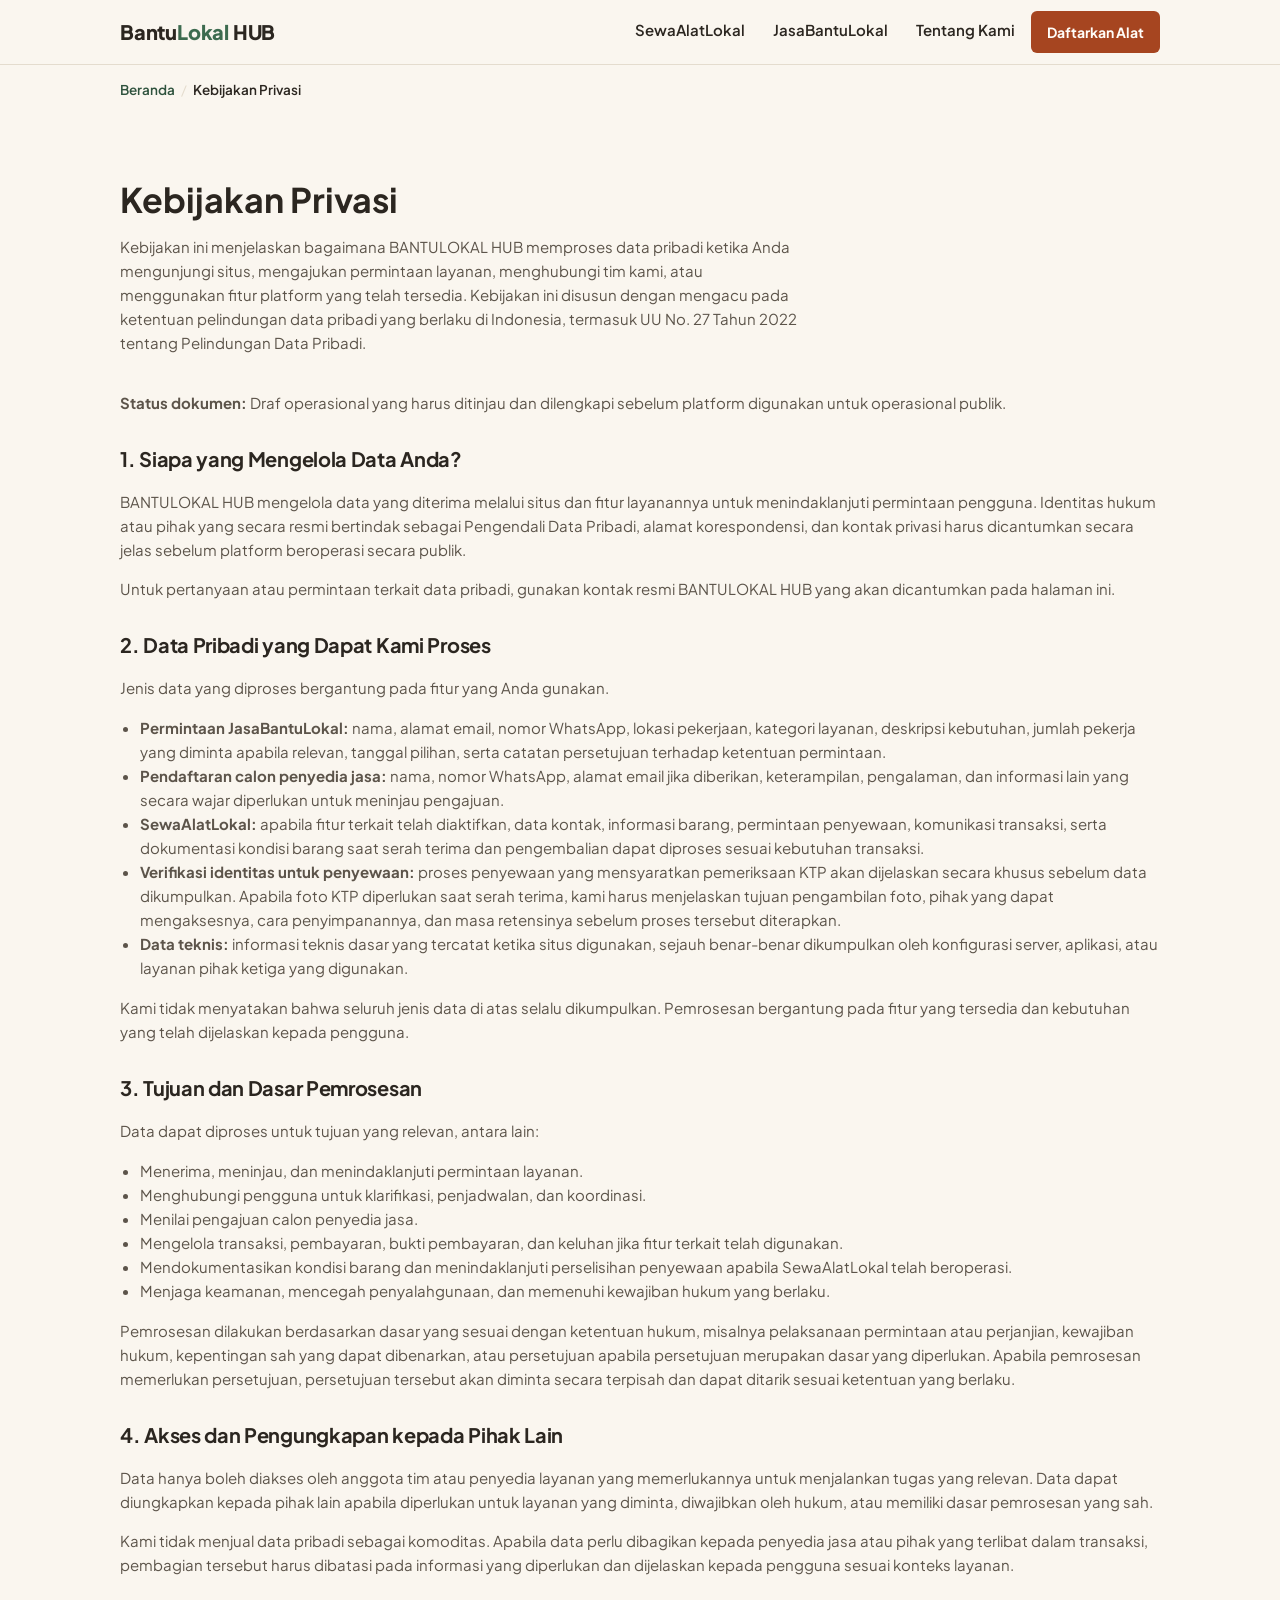
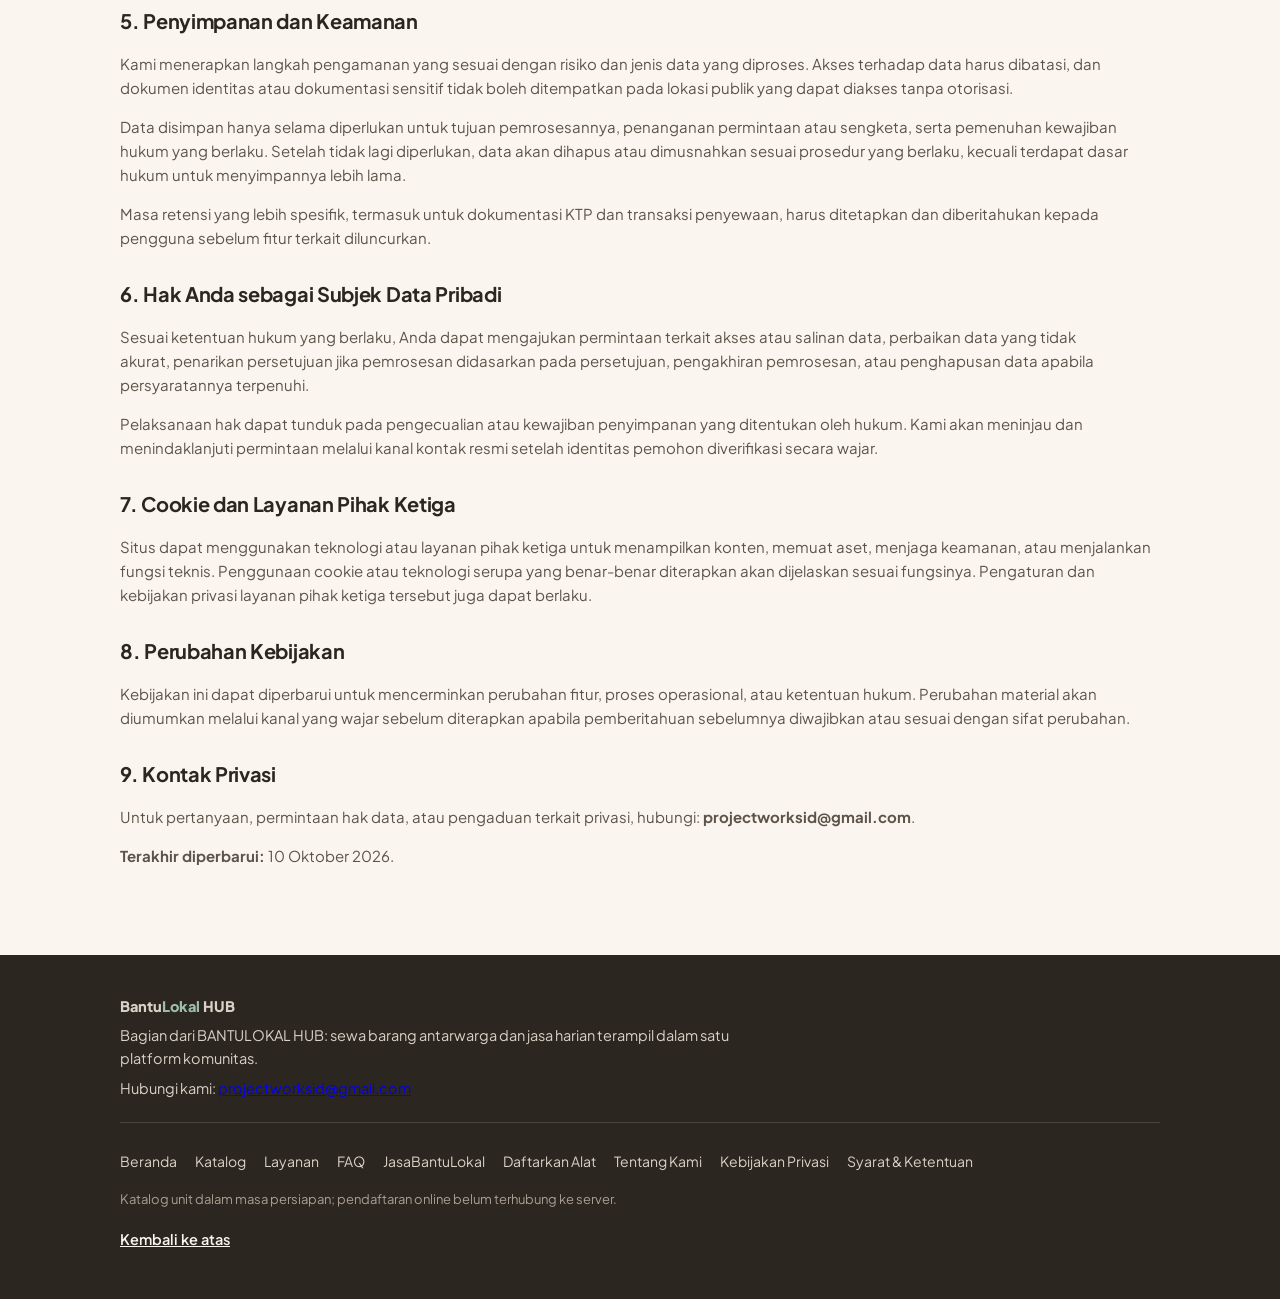
<file: kebijakan-privasi.html>
<!DOCTYPE html>
<html lang="id">
<head>
<meta charset="UTF-8">
<meta name="viewport" content="width=device-width, initial-scale=1.0">

<title>Kebijakan Privasi — BANTULOKAL HUB</title>
<meta name="description" content="Informasi mengenai data pribadi yang diproses BANTULOKAL HUB untuk permintaan JasaBantuLokal dan, setelah tersedia, layanan SewaAlatLokal.">
<meta property="og:title" content="Kebijakan Privasi — BANTULOKAL HUB">
<meta property="og:description" content="Pelajari data yang diproses BANTULOKAL HUB, tujuan penggunaannya, penyimpanannya, serta hak Anda terkait data pribadi.">
<meta property="og:type" content="website">
<meta property="og:url" content="https://bantulokal.example/kebijakan-privasi.html">
<meta name="theme-color" content="#FAF6EF">
<link rel="preconnect" href="https://fonts.googleapis.com">
<link rel="preconnect" href="https://fonts.gstatic.com" crossorigin>
<link href="https://fonts.googleapis.com/css2?family=Plus+Jakarta+Sans:wght@400;500;600;700;800&display=swap" rel="stylesheet">
<link rel="stylesheet" href="assets/css/main.css">
<link rel="icon" href="data:image/svg+xml,%3Csvg xmlns='http://www.w3.org/2000/svg' viewBox='0 0 32 32'%3E%3Crect x='4' y='4' width='24' height='24' rx='5' fill='%233D6B4F'/%3E%3Ccircle cx='16' cy='10' r='3' fill='%23FAF6EF'/%3E%3Cpath d='M16 14v10' stroke='%23FAF6EF' stroke-width='3' stroke-linecap='round'/%3E%3C/svg%3E">
</head>
<body id="top">
<a class="skip-link" href="#utama">Langsung ke konten</a>

<header class="nav">
  <div class="wrap nav-inner">
    <a class="brand" href="index.html">Bantu<span>Lokal</span> HUB</a>
    <button class="nav-toggle" id="navToggle" aria-expanded="false" aria-controls="navMenu">
      <span class="nav-toggle-bar"></span>
      <span class="nav-toggle-bar"></span>
      <span class="nav-toggle-bar"></span>
      <span class="visually-hidden">Buka menu navigasi</span>
    </button>
        <nav class="nav-menu" id="navMenu" aria-label="Navigasi utama">
      <a href="sewaalatlokal/index.html">SewaAlatLokal</a>
      <a href="jasabantulokal/index.html">JasaBantuLokal</a>
      <a href="tentang-kami.html">Tentang Kami</a>
      <a class="btn btn-accent btn-small" href="sewaalatlokal/daftar.html">Daftarkan Alat</a>
    </nav>
  </div>
</header>

<main id="utama">
  <div class="wrap">
    <nav class="breadcrumb" aria-label="Breadcrumb">
      <ol>
        <li><a href="index.html">Beranda</a></li>
        <li><span aria-current="page">Kebijakan Privasi</span></li>
      </ol>
    </nav>
  </div>

  <section class="section">
    <div class="wrap legal-page">
        <h1 class="page-title">Kebijakan Privasi</h1>

        <p class="section-intro">
            Kebijakan ini menjelaskan bagaimana BANTULOKAL HUB memproses data
            pribadi ketika Anda mengunjungi situs, mengajukan permintaan layanan,
            menghubungi tim kami, atau menggunakan fitur platform yang telah tersedia.
            Kebijakan ini disusun dengan mengacu pada ketentuan pelindungan data
            pribadi yang berlaku di Indonesia, termasuk UU No. 27 Tahun 2022
            tentang Pelindungan Data Pribadi.
        </p>

        <p><strong>Status dokumen:</strong> Draf operasional yang harus ditinjau dan
        dilengkapi sebelum platform digunakan untuk operasional publik.</p>

        <h2>1. Siapa yang Mengelola Data Anda?</h2>
        <p>
            BANTULOKAL HUB mengelola data yang diterima melalui situs dan fitur
            layanannya untuk menindaklanjuti permintaan pengguna. Identitas hukum
            atau pihak yang secara resmi bertindak sebagai Pengendali Data Pribadi,
            alamat korespondensi, dan kontak privasi harus dicantumkan secara jelas
            sebelum platform beroperasi secara publik.
        </p>

        <p>
            Untuk pertanyaan atau permintaan terkait data pribadi, gunakan kontak
            resmi BANTULOKAL HUB yang akan dicantumkan pada halaman ini.
        </p>

        <h2>2. Data Pribadi yang Dapat Kami Proses</h2>
        <p>Jenis data yang diproses bergantung pada fitur yang Anda gunakan.</p>

        <ul>
            <li>
                <strong>Permintaan JasaBantuLokal:</strong> nama, alamat email,
                nomor WhatsApp, lokasi pekerjaan, kategori layanan, deskripsi
                kebutuhan, jumlah pekerja yang diminta apabila relevan, tanggal
                pilihan, serta catatan persetujuan terhadap ketentuan permintaan.
            </li>
            <li>
                <strong>Pendaftaran calon penyedia jasa:</strong> nama, nomor
                WhatsApp, alamat email jika diberikan, keterampilan, pengalaman,
                dan informasi lain yang secara wajar diperlukan untuk meninjau
                pengajuan.
            </li>
            <li>
                <strong>SewaAlatLokal:</strong> apabila fitur terkait telah
                diaktifkan, data kontak, informasi barang, permintaan penyewaan,
                komunikasi transaksi, serta dokumentasi kondisi barang saat
                serah terima dan pengembalian dapat diproses sesuai kebutuhan
                transaksi.
            </li>
            <li>
                <strong>Verifikasi identitas untuk penyewaan:</strong> proses
                penyewaan yang mensyaratkan pemeriksaan KTP akan dijelaskan secara
                khusus sebelum data dikumpulkan. Apabila foto KTP diperlukan
                saat serah terima, kami harus menjelaskan tujuan pengambilan foto,
                pihak yang dapat mengaksesnya, cara penyimpanannya, dan masa
                retensinya sebelum proses tersebut diterapkan.
            </li>
            <li>
                <strong>Data teknis:</strong> informasi teknis dasar yang tercatat
                ketika situs digunakan, sejauh benar-benar dikumpulkan oleh
                konfigurasi server, aplikasi, atau layanan pihak ketiga yang
                digunakan.
            </li>
        </ul>

        <p>
            Kami tidak menyatakan bahwa seluruh jenis data di atas selalu
            dikumpulkan. Pemrosesan bergantung pada fitur yang tersedia dan
            kebutuhan yang telah dijelaskan kepada pengguna.
        </p>

        <h2>3. Tujuan dan Dasar Pemrosesan</h2>
        <p>Data dapat diproses untuk tujuan yang relevan, antara lain:</p>
        <ul>
            <li>Menerima, meninjau, dan menindaklanjuti permintaan layanan.</li>
            <li>Menghubungi pengguna untuk klarifikasi, penjadwalan, dan koordinasi.</li>
            <li>Menilai pengajuan calon penyedia jasa.</li>
            <li>Mengelola transaksi, pembayaran, bukti pembayaran, dan keluhan jika fitur terkait telah digunakan.</li>
            <li>Mendokumentasikan kondisi barang dan menindaklanjuti perselisihan penyewaan apabila SewaAlatLokal telah beroperasi.</li>
            <li>Menjaga keamanan, mencegah penyalahgunaan, dan memenuhi kewajiban hukum yang berlaku.</li>
        </ul>

        <p>
            Pemrosesan dilakukan berdasarkan dasar yang sesuai dengan ketentuan
            hukum, misalnya pelaksanaan permintaan atau perjanjian, kewajiban hukum,
            kepentingan sah yang dapat dibenarkan, atau persetujuan apabila
            persetujuan merupakan dasar yang diperlukan. Apabila pemrosesan
            memerlukan persetujuan, persetujuan tersebut akan diminta secara
            terpisah dan dapat ditarik sesuai ketentuan yang berlaku.
        </p>

        <h2>4. Akses dan Pengungkapan kepada Pihak Lain</h2>
        <p>
            Data hanya boleh diakses oleh anggota tim atau penyedia layanan yang
            memerlukannya untuk menjalankan tugas yang relevan. Data dapat
            diungkapkan kepada pihak lain apabila diperlukan untuk layanan yang
            diminta, diwajibkan oleh hukum, atau memiliki dasar pemrosesan yang sah.
        </p>

        <p>
            Kami tidak menjual data pribadi sebagai komoditas. Apabila data perlu
            dibagikan kepada penyedia jasa atau pihak yang terlibat dalam transaksi,
            pembagian tersebut harus dibatasi pada informasi yang diperlukan dan
            dijelaskan kepada pengguna sesuai konteks layanan.
        </p>

        <h2>5. Penyimpanan dan Keamanan</h2>
        <p>
            Kami menerapkan langkah pengamanan yang sesuai dengan risiko dan jenis
            data yang diproses. Akses terhadap data harus dibatasi, dan dokumen
            identitas atau dokumentasi sensitif tidak boleh ditempatkan pada
            lokasi publik yang dapat diakses tanpa otorisasi.
        </p>

        <p>
            Data disimpan hanya selama diperlukan untuk tujuan pemrosesannya,
            penanganan permintaan atau sengketa, serta pemenuhan kewajiban hukum
            yang berlaku. Setelah tidak lagi diperlukan, data akan dihapus atau
            dimusnahkan sesuai prosedur yang berlaku, kecuali terdapat dasar hukum
            untuk menyimpannya lebih lama.
        </p>

        <p>
            Masa retensi yang lebih spesifik, termasuk untuk dokumentasi KTP dan
            transaksi penyewaan, harus ditetapkan dan diberitahukan kepada pengguna
            sebelum fitur terkait diluncurkan.
        </p>

        <h2>6. Hak Anda sebagai Subjek Data Pribadi</h2>
        <p>
            Sesuai ketentuan hukum yang berlaku, Anda dapat mengajukan permintaan
            terkait akses atau salinan data, perbaikan data yang tidak akurat,
            penarikan persetujuan jika pemrosesan didasarkan pada persetujuan,
            pengakhiran pemrosesan, atau penghapusan data apabila persyaratannya
            terpenuhi.
        </p>

        <p>
            Pelaksanaan hak dapat tunduk pada pengecualian atau kewajiban
            penyimpanan yang ditentukan oleh hukum. Kami akan meninjau dan
            menindaklanjuti permintaan melalui kanal kontak resmi setelah identitas
            pemohon diverifikasi secara wajar.
        </p>

        <h2>7. Cookie dan Layanan Pihak Ketiga</h2>
        <p>
            Situs dapat menggunakan teknologi atau layanan pihak ketiga untuk
            menampilkan konten, memuat aset, menjaga keamanan, atau menjalankan
            fungsi teknis. Penggunaan cookie atau teknologi serupa yang benar-benar
            diterapkan akan dijelaskan sesuai fungsinya. Pengaturan dan kebijakan
            privasi layanan pihak ketiga tersebut juga dapat berlaku.
        </p>

        <h2>8. Perubahan Kebijakan</h2>
        <p>
            Kebijakan ini dapat diperbarui untuk mencerminkan perubahan fitur,
            proses operasional, atau ketentuan hukum. Perubahan material akan
            diumumkan melalui kanal yang wajar sebelum diterapkan apabila
            pemberitahuan sebelumnya diwajibkan atau sesuai dengan sifat perubahan.
        </p>

        <h2>9. Kontak Privasi</h2>
        <p>
            Untuk pertanyaan, permintaan hak data, atau pengaduan terkait privasi,
            hubungi: <strong>projectworksid@gmail.com</strong>.
        </p>

        <p><strong>Terakhir diperbarui:</strong> 10 Oktober 2026.</p>
    </div>
  </section>
</main>

<footer class="footer">
  <div class="wrap footer-inner">
    <p class="footer-brand">Bantu<span>Lokal</span> HUB</p>
    <p>Bagian dari BANTULOKAL HUB: sewa barang antarwarga dan jasa harian terampil dalam satu platform komunitas.</p>
            <p>
    Hubungi kami:
    <a href="mailto:projectworksid@gmail.com">
        projectworksid@gmail.com
    </a>
    </p>
    <nav class="footer-map" aria-label="Peta situs">
      <a href="index.html">Beranda</a>
      <a href="sewaalatlokal/katalog.html">Katalog</a>
      <a href="sewaalatlokal/layanan.html">Layanan</a>
      <a href="sewaalatlokal/faq.html">FAQ</a>
      <a href="jasabantulokal/index.html">JasaBantuLokal</a>
      <a href="sewaalatlokal/daftar.html">Daftarkan Alat</a>
      <a href="tentang-kami.html">Tentang Kami</a>
      <a href="kebijakan-privasi.html">Kebijakan Privasi</a>
      <a href="syarat-ketentuan.html">Syarat &amp; Ketentuan</a>
    </nav>
    <p class="footer-note">Katalog unit dalam masa persiapan; pendaftaran online belum terhubung ke server.</p>
    <a class="footer-top" href="#top">Kembali ke atas</a>
  </div>
</footer>

<script src="assets/js/main.js" defer></script>
</body>
</html>
</file>
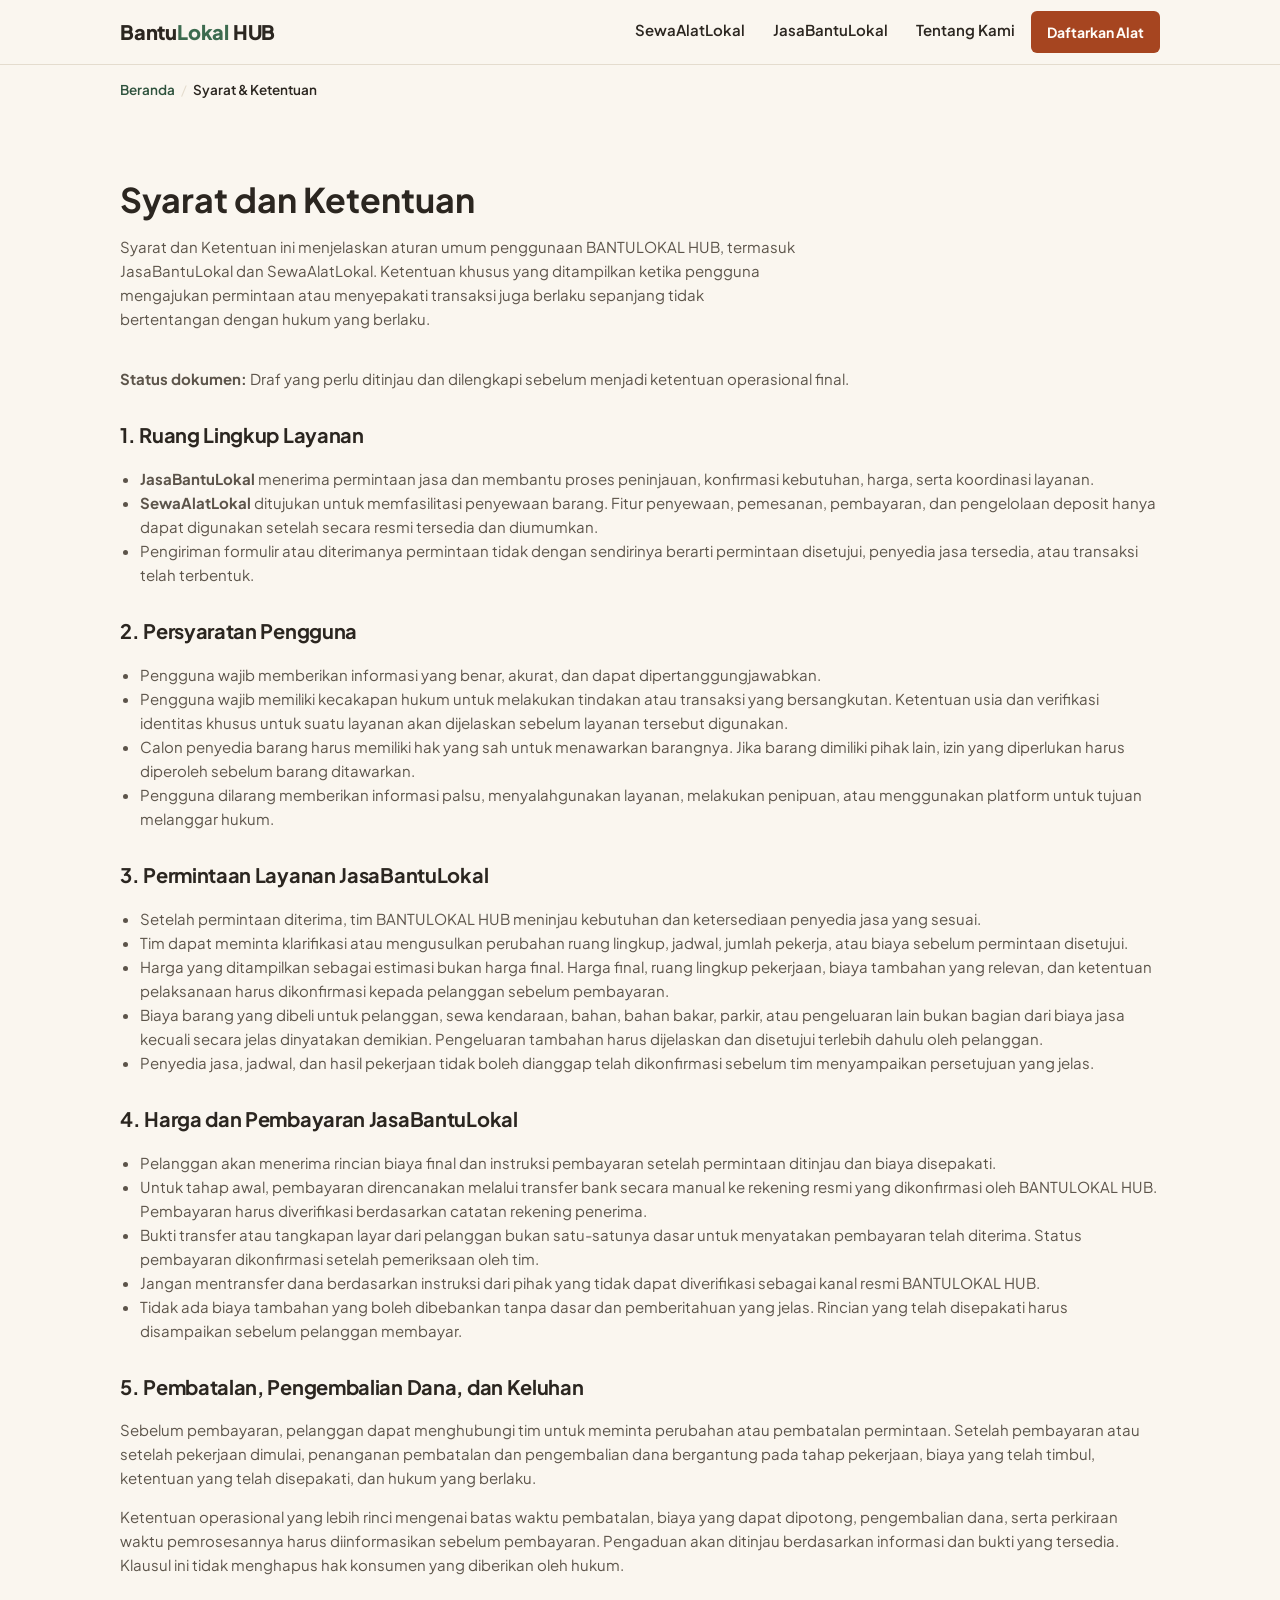
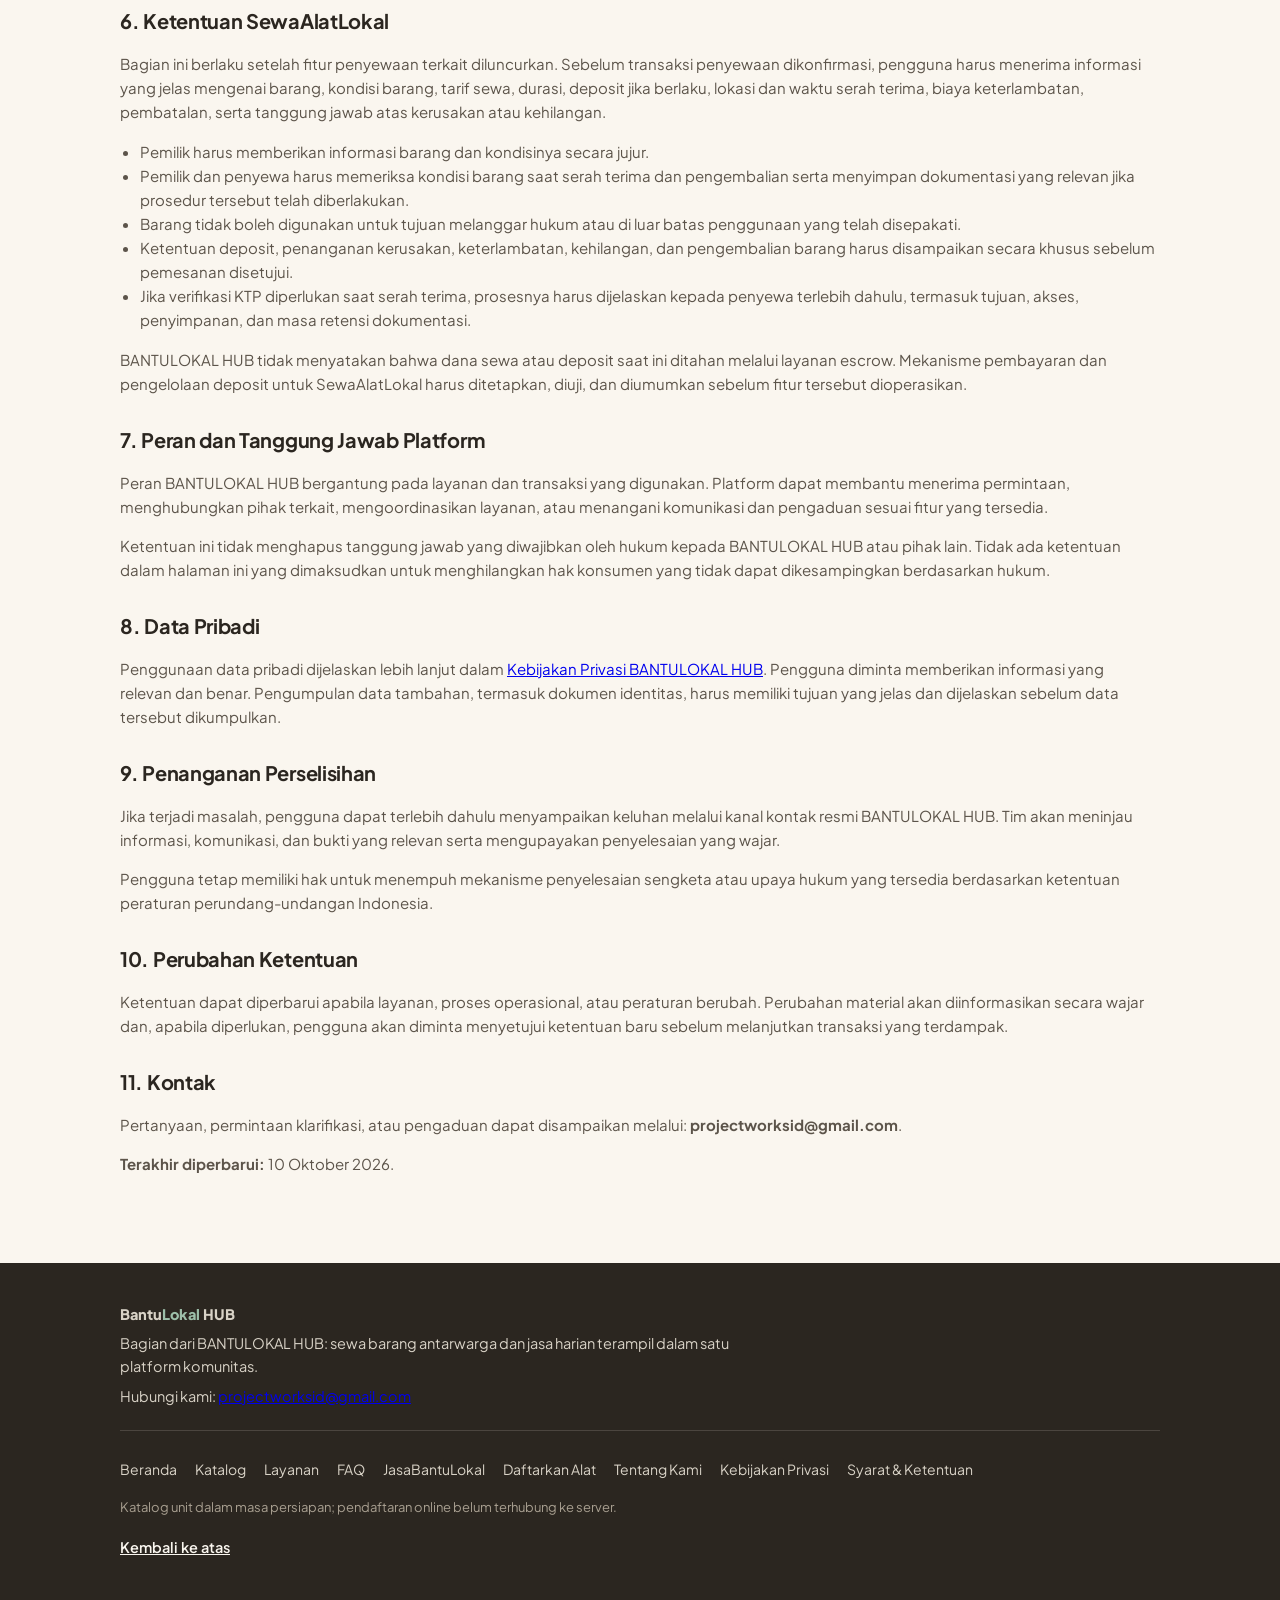
<file: syarat-ketentuan.html>
<!DOCTYPE html>
<html lang="id">
<head>
<meta charset="UTF-8">
<meta name="viewport" content="width=device-width, initial-scale=1.0">
<title>Syarat dan Ketentuan — BANTULOKAL HUB</title>
<meta name="description" content="Syarat penggunaan BANTULOKAL HUB untuk permintaan JasaBantuLokal dan layanan SewaAlatLokal setelah tersedia, termasuk ketentuan harga, pembayaran, pembatalan, dan penanganan keluhan.">
<meta property="og:title" content="Syarat dan Ketentuan — BANTULOKAL HUB">
<meta property="og:description" content="Ketentuan penggunaan layanan BANTULOKAL HUB, transparansi harga, pembayaran, kewajiban pengguna, dan penanganan keluhan.">
<meta property="og:type" content="website">
<meta property="og:url" content="https://bantulokal.example/syarat-ketentuan.html">
<meta name="theme-color" content="#FAF6EF">
<link rel="preconnect" href="https://fonts.googleapis.com">
<link rel="preconnect" href="https://fonts.gstatic.com" crossorigin>
<link href="https://fonts.googleapis.com/css2?family=Plus+Jakarta+Sans:wght@400;500;600;700;800&display=swap" rel="stylesheet">
<link rel="stylesheet" href="assets/css/main.css">
<link rel="icon" href="data:image/svg+xml,%3Csvg xmlns='http://www.w3.org/2000/svg' viewBox='0 0 32 32'%3E%3Crect x='4' y='4' width='24' height='24' rx='5' fill='%233D6B4F'/%3E%3Ccircle cx='16' cy='10' r='3' fill='%23FAF6EF'/%3E%3Cpath d='M16 14v10' stroke='%23FAF6EF' stroke-width='3' stroke-linecap='round'/%3E%3C/svg%3E">
</head>
<body id="top">
<a class="skip-link" href="#utama">Langsung ke konten</a>

<header class="nav">
  <div class="wrap nav-inner">
    <a class="brand" href="index.html">Bantu<span>Lokal</span> HUB</a>
    <button class="nav-toggle" id="navToggle" aria-expanded="false" aria-controls="navMenu">
      <span class="nav-toggle-bar"></span>
      <span class="nav-toggle-bar"></span>
      <span class="nav-toggle-bar"></span>
      <span class="visually-hidden">Buka menu navigasi</span>
    </button>
        <nav class="nav-menu" id="navMenu" aria-label="Navigasi utama">
      <a href="sewaalatlokal/index.html">SewaAlatLokal</a>
      <a href="jasabantulokal/index.html">JasaBantuLokal</a>
      <a href="tentang-kami.html">Tentang Kami</a>
      <a class="btn btn-accent btn-small" href="sewaalatlokal/daftar.html">Daftarkan Alat</a>
    </nav>
  </div>
</header>

<main id="utama">
  <div class="wrap">
    <nav class="breadcrumb" aria-label="Breadcrumb">
      <ol>
        <li><a href="index.html">Beranda</a></li>
        <li><span aria-current="page">Syarat &amp; Ketentuan</span></li>
      </ol>
    </nav>
  </div>

  <section class="section">
  <div class="wrap legal-page">
      <h1 class="page-title">Syarat dan Ketentuan</h1>

      <p class="section-intro">
          Syarat dan Ketentuan ini menjelaskan aturan umum penggunaan BANTULOKAL HUB,
          termasuk JasaBantuLokal dan SewaAlatLokal. Ketentuan khusus yang ditampilkan
          ketika pengguna mengajukan permintaan atau menyepakati transaksi juga berlaku
          sepanjang tidak bertentangan dengan hukum yang berlaku.
      </p>

      <p><strong>Status dokumen:</strong> Draf yang perlu ditinjau dan dilengkapi
      sebelum menjadi ketentuan operasional final.</p>

      <h2>1. Ruang Lingkup Layanan</h2>
      <ul>
          <li>
              <strong>JasaBantuLokal</strong> menerima permintaan jasa dan membantu
              proses peninjauan, konfirmasi kebutuhan, harga, serta koordinasi layanan.
          </li>
          <li>
              <strong>SewaAlatLokal</strong> ditujukan untuk memfasilitasi penyewaan
              barang. Fitur penyewaan, pemesanan, pembayaran, dan pengelolaan deposit
              hanya dapat digunakan setelah secara resmi tersedia dan diumumkan.
          </li>
          <li>
              Pengiriman formulir atau diterimanya permintaan tidak dengan sendirinya
              berarti permintaan disetujui, penyedia jasa tersedia, atau transaksi
              telah terbentuk.
          </li>
      </ul>

      <h2>2. Persyaratan Pengguna</h2>
      <ul>
          <li>
              Pengguna wajib memberikan informasi yang benar, akurat, dan dapat
              dipertanggungjawabkan.
          </li>
          <li>
              Pengguna wajib memiliki kecakapan hukum untuk melakukan tindakan atau
              transaksi yang bersangkutan. Ketentuan usia dan verifikasi identitas
              khusus untuk suatu layanan akan dijelaskan sebelum layanan tersebut
              digunakan.
          </li>
          <li>
              Calon penyedia barang harus memiliki hak yang sah untuk menawarkan
              barangnya. Jika barang dimiliki pihak lain, izin yang diperlukan harus
              diperoleh sebelum barang ditawarkan.
          </li>
          <li>
              Pengguna dilarang memberikan informasi palsu, menyalahgunakan layanan,
              melakukan penipuan, atau menggunakan platform untuk tujuan melanggar hukum.
          </li>
      </ul>

      <h2>3. Permintaan Layanan JasaBantuLokal</h2>
      <ul>
          <li>
              Setelah permintaan diterima, tim BANTULOKAL HUB meninjau kebutuhan dan
              ketersediaan penyedia jasa yang sesuai.
          </li>
          <li>
              Tim dapat meminta klarifikasi atau mengusulkan perubahan ruang lingkup,
              jadwal, jumlah pekerja, atau biaya sebelum permintaan disetujui.
          </li>
          <li>
              Harga yang ditampilkan sebagai estimasi bukan harga final. Harga final,
              ruang lingkup pekerjaan, biaya tambahan yang relevan, dan ketentuan
              pelaksanaan harus dikonfirmasi kepada pelanggan sebelum pembayaran.
          </li>
          <li>
              Biaya barang yang dibeli untuk pelanggan, sewa kendaraan, bahan,
              bahan bakar, parkir, atau pengeluaran lain bukan bagian dari biaya jasa
              kecuali secara jelas dinyatakan demikian. Pengeluaran tambahan harus
              dijelaskan dan disetujui terlebih dahulu oleh pelanggan.
          </li>
          <li>
              Penyedia jasa, jadwal, dan hasil pekerjaan tidak boleh dianggap telah
              dikonfirmasi sebelum tim menyampaikan persetujuan yang jelas.
          </li>
      </ul>

      <h2>4. Harga dan Pembayaran JasaBantuLokal</h2>
      <ul>
          <li>
              Pelanggan akan menerima rincian biaya final dan instruksi pembayaran
              setelah permintaan ditinjau dan biaya disepakati.
          </li>
          <li>
              Untuk tahap awal, pembayaran direncanakan melalui transfer bank secara
              manual ke rekening resmi yang dikonfirmasi oleh BANTULOKAL HUB.
              Pembayaran harus diverifikasi berdasarkan catatan rekening penerima.
          </li>
          <li>
              Bukti transfer atau tangkapan layar dari pelanggan bukan satu-satunya
              dasar untuk menyatakan pembayaran telah diterima. Status pembayaran
              dikonfirmasi setelah pemeriksaan oleh tim.
          </li>
          <li>
              Jangan mentransfer dana berdasarkan instruksi dari pihak yang tidak
              dapat diverifikasi sebagai kanal resmi BANTULOKAL HUB.
          </li>
          <li>
              Tidak ada biaya tambahan yang boleh dibebankan tanpa dasar dan
              pemberitahuan yang jelas. Rincian yang telah disepakati harus
              disampaikan sebelum pelanggan membayar.
          </li>
      </ul>

      <h2>5. Pembatalan, Pengembalian Dana, dan Keluhan</h2>
      <p>
          Sebelum pembayaran, pelanggan dapat menghubungi tim untuk meminta perubahan
          atau pembatalan permintaan. Setelah pembayaran atau setelah pekerjaan
          dimulai, penanganan pembatalan dan pengembalian dana bergantung pada tahap
          pekerjaan, biaya yang telah timbul, ketentuan yang telah disepakati, dan
          hukum yang berlaku.
      </p>
      <p>
          Ketentuan operasional yang lebih rinci mengenai batas waktu pembatalan,
          biaya yang dapat dipotong, pengembalian dana, serta perkiraan waktu
          pemrosesannya harus diinformasikan sebelum pembayaran. Pengaduan akan
          ditinjau berdasarkan informasi dan bukti yang tersedia. Klausul ini tidak
          menghapus hak konsumen yang diberikan oleh hukum.
      </p>

      <h2>6. Ketentuan SewaAlatLokal</h2>
      <p>
          Bagian ini berlaku setelah fitur penyewaan terkait diluncurkan. Sebelum
          transaksi penyewaan dikonfirmasi, pengguna harus menerima informasi yang
          jelas mengenai barang, kondisi barang, tarif sewa, durasi, deposit jika
          berlaku, lokasi dan waktu serah terima, biaya keterlambatan, pembatalan,
          serta tanggung jawab atas kerusakan atau kehilangan.
      </p>
      <ul>
          <li>
              Pemilik harus memberikan informasi barang dan kondisinya secara jujur.
          </li>
          <li>
              Pemilik dan penyewa harus memeriksa kondisi barang saat serah terima
              dan pengembalian serta menyimpan dokumentasi yang relevan jika
              prosedur tersebut telah diberlakukan.
          </li>
          <li>
              Barang tidak boleh digunakan untuk tujuan melanggar hukum atau di luar
              batas penggunaan yang telah disepakati.
          </li>
          <li>
              Ketentuan deposit, penanganan kerusakan, keterlambatan, kehilangan,
              dan pengembalian barang harus disampaikan secara khusus sebelum
              pemesanan disetujui.
          </li>
          <li>
              Jika verifikasi KTP diperlukan saat serah terima, prosesnya harus
              dijelaskan kepada penyewa terlebih dahulu, termasuk tujuan,
              akses, penyimpanan, dan masa retensi dokumentasi.
          </li>
      </ul>

      <p>
          BANTULOKAL HUB tidak menyatakan bahwa dana sewa atau deposit saat ini
          ditahan melalui layanan escrow. Mekanisme pembayaran dan pengelolaan
          deposit untuk SewaAlatLokal harus ditetapkan, diuji, dan diumumkan
          sebelum fitur tersebut dioperasikan.
      </p>

      <h2>7. Peran dan Tanggung Jawab Platform</h2>
      <p>
          Peran BANTULOKAL HUB bergantung pada layanan dan transaksi yang digunakan.
          Platform dapat membantu menerima permintaan, menghubungkan pihak terkait,
          mengoordinasikan layanan, atau menangani komunikasi dan pengaduan sesuai
          fitur yang tersedia.
      </p>
      <p>
          Ketentuan ini tidak menghapus tanggung jawab yang diwajibkan oleh hukum
          kepada BANTULOKAL HUB atau pihak lain. Tidak ada ketentuan dalam halaman
          ini yang dimaksudkan untuk menghilangkan hak konsumen yang tidak dapat
          dikesampingkan berdasarkan hukum.
      </p>

      <h2>8. Data Pribadi</h2>
      <p>
          Penggunaan data pribadi dijelaskan lebih lanjut dalam
          <a href="kebijakan-privasi.html">Kebijakan Privasi BANTULOKAL HUB</a>.
          Pengguna diminta memberikan informasi yang relevan dan benar. Pengumpulan
          data tambahan, termasuk dokumen identitas, harus memiliki tujuan yang
          jelas dan dijelaskan sebelum data tersebut dikumpulkan.
      </p>

      <h2>9. Penanganan Perselisihan</h2>
      <p>
          Jika terjadi masalah, pengguna dapat terlebih dahulu menyampaikan keluhan
          melalui kanal kontak resmi BANTULOKAL HUB. Tim akan meninjau informasi,
          komunikasi, dan bukti yang relevan serta mengupayakan penyelesaian yang
          wajar.
      </p>
      <p>
          Pengguna tetap memiliki hak untuk menempuh mekanisme penyelesaian sengketa
          atau upaya hukum yang tersedia berdasarkan ketentuan peraturan
          perundang-undangan Indonesia.
      </p>

      <h2>10. Perubahan Ketentuan</h2>
      <p>
          Ketentuan dapat diperbarui apabila layanan, proses operasional, atau
          peraturan berubah. Perubahan material akan diinformasikan secara wajar
          dan, apabila diperlukan, pengguna akan diminta menyetujui ketentuan baru
          sebelum melanjutkan transaksi yang terdampak.
      </p>

      <h2>11. Kontak</h2>
      <p>
          Pertanyaan, permintaan klarifikasi, atau pengaduan dapat disampaikan
          melalui: <strong>projectworksid@gmail.com</strong>.
      </p>

      <p><strong>Terakhir diperbarui:</strong> 10 Oktober 2026.</p>
  </div>
  </section>
</main>

<footer class="footer">
  <div class="wrap footer-inner">
    <p class="footer-brand">Bantu<span>Lokal</span> HUB</p>
    <p>Bagian dari BANTULOKAL HUB: sewa barang antarwarga dan jasa harian terampil dalam satu platform komunitas.</p>
            <p>
    Hubungi kami:
    <a href="mailto:projectworksid@gmail.com">
        projectworksid@gmail.com
    </a>
    </p>
    <nav class="footer-map" aria-label="Peta situs">
      <a href="index.html">Beranda</a>
      <a href="sewaalatlokal/katalog.html">Katalog</a>
      <a href="sewaalatlokal/layanan.html">Layanan</a>
      <a href="sewaalatlokal/faq.html">FAQ</a>
      <a href="jasabantulokal/index.html">JasaBantuLokal</a>
      <a href="sewaalatlokal/daftar.html">Daftarkan Alat</a>
      <a href="tentang-kami.html">Tentang Kami</a>
      <a href="kebijakan-privasi.html">Kebijakan Privasi</a>
      <a href="syarat-ketentuan.html">Syarat &amp; Ketentuan</a>
    </nav>
    <p class="footer-note">Katalog unit dalam masa persiapan; pendaftaran online belum terhubung ke server.</p>
    <a class="footer-top" href="#top">Kembali ke atas</a>
  </div>
</footer>

<script src="assets/js/main.js" defer></script>
</body>
</html>
</file>
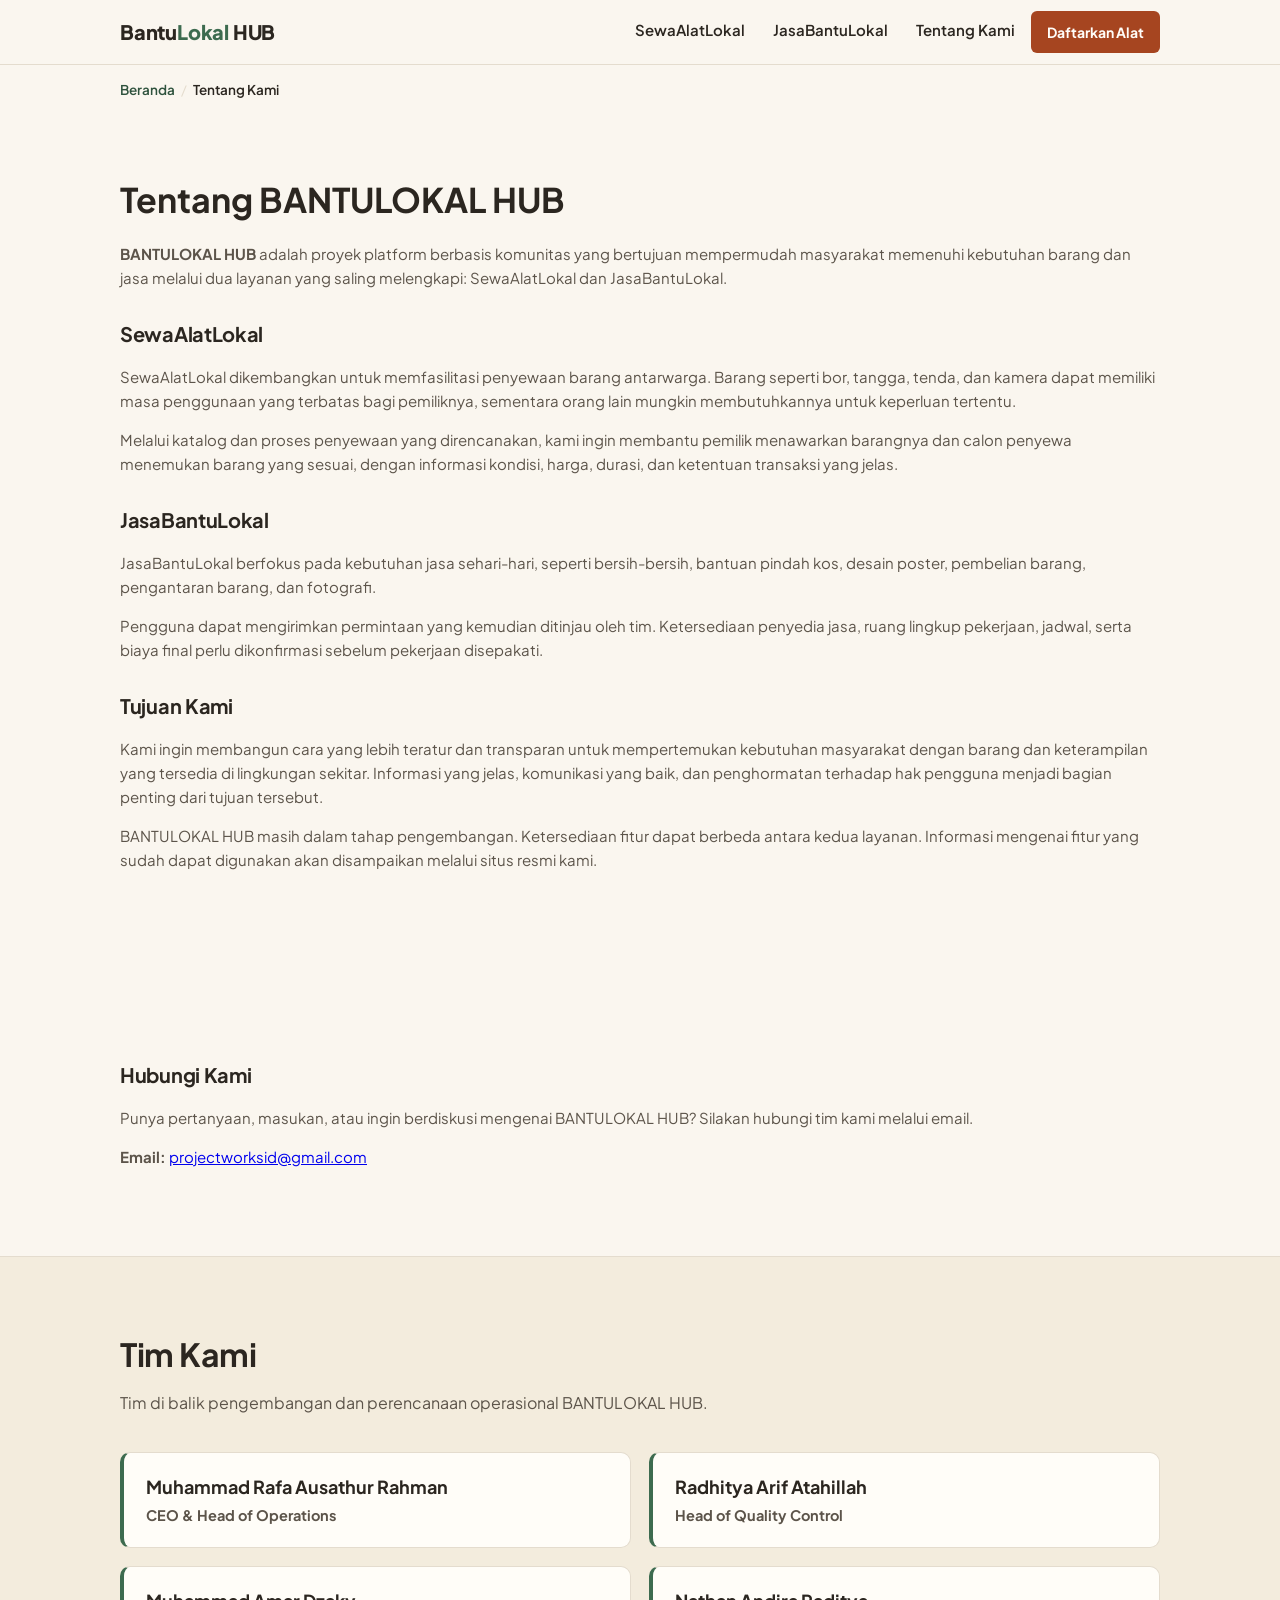
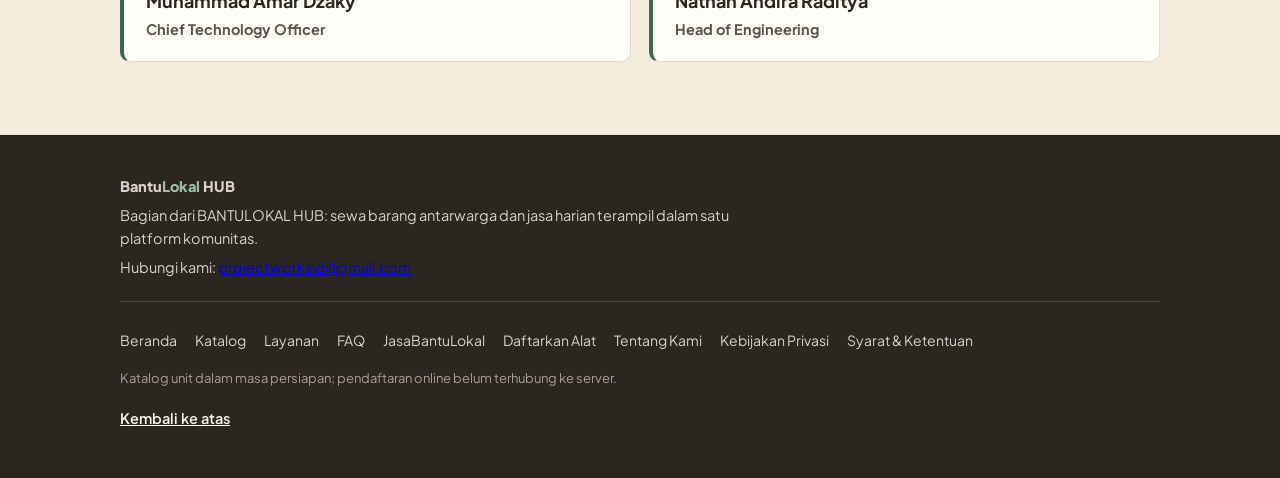
<file: tentang-kami.html>
<!DOCTYPE html>
<html lang="id">
<head>
<meta charset="UTF-8">
<meta name="viewport" content="width=device-width, initial-scale=1.0">
<title>Tentang Kami — BANTULOKAL HUB</title>
<meta name="description" content="Mengenal BANTULOKAL HUB, platform komunitas yang mengembangkan SewaAlatLokal untuk penyewaan barang dan JasaBantuLokal untuk kebutuhan jasa harian.">
<meta property="og:title" content="Tentang Kami — BANTULOKAL HUB">
<meta property="og:description" content="Kenali tujuan, layanan, dan tim di balik BANTULOKAL HUB.">
<meta property="og:type" content="website">
<meta property="og:url" content="https://bantulokal.example/tentang-kami.html">
<meta name="theme-color" content="#FAF6EF">
<link rel="preconnect" href="https://fonts.googleapis.com">
<link rel="preconnect" href="https://fonts.gstatic.com" crossorigin>
<link href="https://fonts.googleapis.com/css2?family=Plus+Jakarta+Sans:wght@400;500;600;700;800&display=swap" rel="stylesheet">
<link rel="stylesheet" href="assets/css/main.css">
<link rel="icon" href="data:image/svg+xml,%3Csvg xmlns='http://www.w3.org/2000/svg' viewBox='0 0 32 32'%3E%3Crect x='4' y='4' width='24' height='24' rx='5' fill='%233D6B4F'/%3E%3Ccircle cx='16' cy='10' r='3' fill='%23FAF6EF'/%3E%3Cpath d='M16 14v10' stroke='%23FAF6EF' stroke-width='3' stroke-linecap='round'/%3E%3C/svg%3E">
</head>
<body id="top">
<a class="skip-link" href="#utama">Langsung ke konten</a>

<header class="nav">
  <div class="wrap nav-inner">
    <a class="brand" href="index.html">Bantu<span>Lokal</span> HUB</a>
    <button class="nav-toggle" id="navToggle" aria-expanded="false" aria-controls="navMenu">
      <span class="nav-toggle-bar"></span>
      <span class="nav-toggle-bar"></span>
      <span class="nav-toggle-bar"></span>
      <span class="visually-hidden">Buka menu navigasi</span>
    </button>
        <nav class="nav-menu" id="navMenu" aria-label="Navigasi utama">
      <a href="sewaalatlokal/index.html">SewaAlatLokal</a>
      <a href="jasabantulokal/index.html">JasaBantuLokal</a>
      <a href="tentang-kami.html" aria-current="page">Tentang Kami</a>
      <a class="btn btn-accent btn-small" href="sewaalatlokal/daftar.html">Daftarkan Alat</a>
    </nav>
  </div>
</header>

<main id="utama">
  <div class="wrap">
    <nav class="breadcrumb" aria-label="Breadcrumb">
      <ol>
        <li><a href="index.html">Beranda</a></li>
        <li><span aria-current="page">Tentang Kami</span></li>
      </ol>
    </nav>
  </div>

<section class="section">
    <div class="wrap legal-page">
        <h1 class="page-title">Tentang BANTULOKAL HUB</h1>

        <p>
            <strong>BANTULOKAL HUB</strong> adalah proyek platform berbasis
            komunitas yang bertujuan mempermudah masyarakat memenuhi kebutuhan
            barang dan jasa melalui dua layanan yang saling melengkapi:
            SewaAlatLokal dan JasaBantuLokal.
        </p>

        <h2>SewaAlatLokal</h2>
        <p>
            SewaAlatLokal dikembangkan untuk memfasilitasi penyewaan barang
            antarwarga. Barang seperti bor, tangga, tenda, dan kamera dapat
            memiliki masa penggunaan yang terbatas bagi pemiliknya, sementara
            orang lain mungkin membutuhkannya untuk keperluan tertentu.
        </p>
        <p>
            Melalui katalog dan proses penyewaan yang direncanakan, kami ingin
            membantu pemilik menawarkan barangnya dan calon penyewa menemukan
            barang yang sesuai, dengan informasi kondisi, harga, durasi, dan
            ketentuan transaksi yang jelas.
        </p>

        <h2>JasaBantuLokal</h2>
        <p>
            JasaBantuLokal berfokus pada kebutuhan jasa sehari-hari, seperti
            bersih-bersih, bantuan pindah kos, desain poster, pembelian barang,
            pengantaran barang, dan fotografi.
        </p>
        <p>
            Pengguna dapat mengirimkan permintaan yang kemudian ditinjau oleh
            tim. Ketersediaan penyedia jasa, ruang lingkup pekerjaan, jadwal,
            serta biaya final perlu dikonfirmasi sebelum pekerjaan disepakati.
        </p>

        <h2>Tujuan Kami</h2>
        <p>
            Kami ingin membangun cara yang lebih teratur dan transparan untuk
            mempertemukan kebutuhan masyarakat dengan barang dan keterampilan
            yang tersedia di lingkungan sekitar. Informasi yang jelas, komunikasi
            yang baik, dan penghormatan terhadap hak pengguna menjadi bagian
            penting dari tujuan tersebut.
        </p>

        <p>
            BANTULOKAL HUB masih dalam tahap pengembangan. Ketersediaan fitur
            dapat berbeda antara kedua layanan. Informasi mengenai fitur yang
            sudah dapat digunakan akan disampaikan melalui situs resmi kami.
        </p>
    </div>
</section>
<section class="section" id="hubungi-kami">
    <div class="wrap legal-page">
        <h2>Hubungi Kami</h2>
        <p>
            Punya pertanyaan, masukan, atau ingin berdiskusi mengenai
            BANTULOKAL HUB? Silakan hubungi tim kami melalui email.
        </p>
        <p>
            <strong>Email:</strong>
            <a href="mailto:projectworksid@gmail.com">
                projectworksid@gmail.com
            </a>
        </p>
    </div>
</section>
<section class="section section-tinted" id="tim">
    <div class="wrap">
        <h2>Tim Kami</h2>
        <p class="section-intro">
            Tim di balik pengembangan dan perencanaan operasional BANTULOKAL HUB.
        </p>

        <div class="team">
            <div class="member">
                <h3>Muhammad Rafa Ausathur Rahman</h3>
                <p class="member-role">CEO &amp; Head of Operations</p>
            </div>
            <div class="member">
                <h3>Radhitya Arif Atahillah</h3>
                <p class="member-role">Head of Quality Control</p>
            </div>
            <div class="member">
                <h3>Muhammad Amar Dzaky</h3>
                <p class="member-role">Chief Technology Officer</p>
            </div>
            <div class="member">
                <h3>Nathan Andira Raditya</h3>
                <p class="member-role">Head of Engineering</p>
            </div>
        </div>
    </div>
</section>
</main>
<footer class="footer">
  <div class="wrap footer-inner">
    <p class="footer-brand">Bantu<span>Lokal</span> HUB</p>
    <p>Bagian dari BANTULOKAL HUB: sewa barang antarwarga dan jasa harian terampil dalam satu platform komunitas.</p>
    <p>
    Hubungi kami:
    <a href="mailto:projectworksid@gmail.com">
        projectworksid@gmail.com
    </a>
    </p>
    <nav class="footer-map" aria-label="Peta situs">
      <a href="index.html">Beranda</a>
      <a href="sewaalatlokal/katalog.html">Katalog</a>
      <a href="sewaalatlokal/layanan.html">Layanan</a>
      <a href="sewaalatlokal/faq.html">FAQ</a>
      <a href="jasabantulokal/index.html">JasaBantuLokal</a>
      <a href="sewaalatlokal/daftar.html">Daftarkan Alat</a>
      <a href="tentang-kami.html">Tentang Kami</a>
      <a href="kebijakan-privasi.html">Kebijakan Privasi</a>
      <a href="syarat-ketentuan.html">Syarat &amp; Ketentuan</a>
    </nav>
    <p class="footer-note">Katalog unit dalam masa persiapan; pendaftaran online belum terhubung ke server.</p>
    <a class="footer-top" href="#top">Kembali ke atas</a>
  </div>
</footer>

<script src="assets/js/main.js" defer></script>
</body>
</html>
</file>
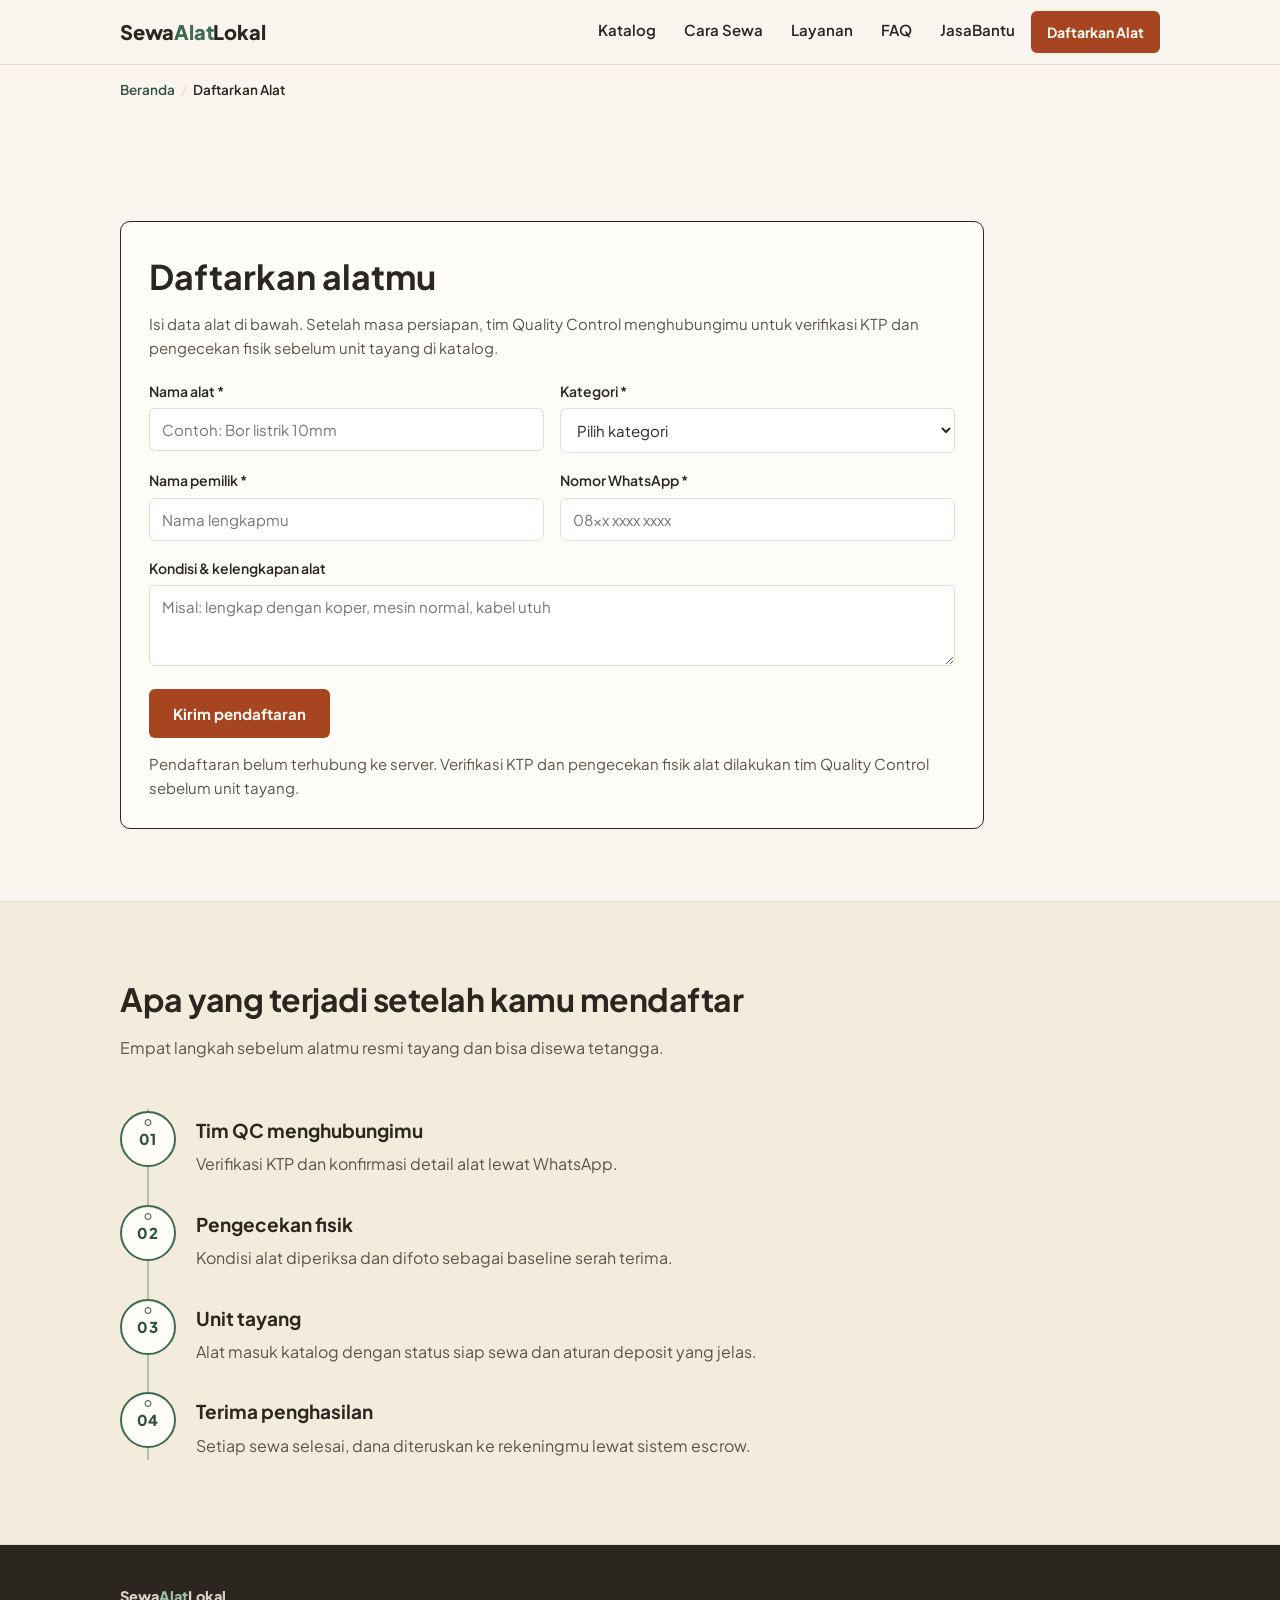
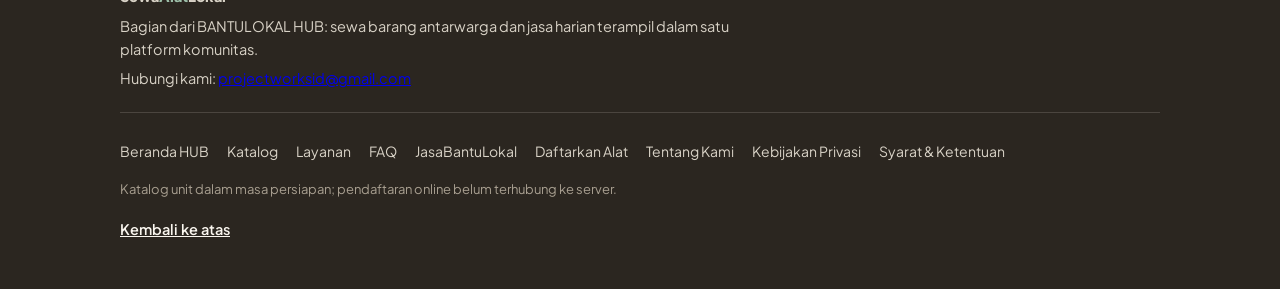
<file: sewaalatlokal/daftar.html>
<!DOCTYPE html>
<html lang="id">
<head>
<meta charset="UTF-8">
<meta name="viewport" content="width=device-width, initial-scale=1.0">
<title>Daftarkan Alat: SewaAlatLokal</title>
<meta name="description" content="Daftarkan alat yang jarang terpakai ke katalog SewaAlatLokal. Verifikasi KTP oleh tim Quality Control sebelum unit tayang.">
<meta property="og:title" content="Daftarkan Alat: SewaAlatLokal">
<meta property="og:description" content="Daftarkan alat yang jarang terpakai ke katalog SewaAlatLokal. Verifikasi KTP oleh tim Quality Control sebelum unit tayang.">
<meta property="og:type" content="website">
<meta property="og:url" content="https://bantulokal.example/sewaalatlokal/daftar.html">
<meta name="theme-color" content="#FAF6EF">
<link rel="preconnect" href="https://fonts.googleapis.com">
<link rel="preconnect" href="https://fonts.gstatic.com" crossorigin>
<link href="https://fonts.googleapis.com/css2?family=Plus+Jakarta+Sans:wght@400;500;600;700;800&display=swap" rel="stylesheet">
<link rel="stylesheet" href="../assets/css/main.css">
<link rel="icon" href="data:image/svg+xml,%3Csvg xmlns='http://www.w3.org/2000/svg' viewBox='0 0 32 32'%3E%3Crect x='4' y='4' width='24' height='24' rx='5' fill='%233D6B4F'/%3E%3Ccircle cx='16' cy='10' r='3' fill='%23FAF6EF'/%3E%3Cpath d='M16 14v10' stroke='%23FAF6EF' stroke-width='3' stroke-linecap='round'/%3E%3C/svg%3E">
</head>
<body id="top">
<a class="skip-link" href="#utama">Langsung ke konten</a>

<header class="nav">
  <div class="wrap nav-inner">
    <a class="brand" href="index.html">Sewa<span>Alat</span>Lokal</a>
    <button class="nav-toggle" id="navToggle" aria-expanded="false" aria-controls="navMenu">
      <span class="nav-toggle-bar"></span>
      <span class="nav-toggle-bar"></span>
      <span class="nav-toggle-bar"></span>
      <span class="visually-hidden">Buka menu navigasi</span>
    </button>
    <nav class="nav-menu" id="navMenu" aria-label="Navigasi utama">
      <a href="katalog.html">Katalog</a>
      <a href="index.html#cara-sewa">Cara Sewa</a>
      <a href="layanan.html">Layanan</a>
      <a href="faq.html">FAQ</a>
      <a href="../jasabantulokal/index.html">JasaBantu</a>
      <a class="btn btn-accent btn-small" href="daftar.html" aria-current="page">Daftarkan Alat</a>
    </nav>
  </div>
</header>

<main id="utama">
  <div class="wrap">
    <nav class="breadcrumb" aria-label="Breadcrumb">
      <ol>
        <li><a href="../index.html">Beranda</a></li>
        <li><span aria-current="page">Daftarkan Alat</span></li>
      </ol>
    </nav>
  </div>

  <section class="section">
    <div class="wrap">
      <div class="daftar legal-page daftar-narrow">
        <h1 class="page-title">Daftarkan alatmu</h1>
        <p>Isi data alat di bawah. Setelah masa persiapan, tim Quality Control menghubungimu untuk verifikasi KTP dan pengecekan fisik sebelum unit tayang di katalog.</p>

        <form id="formDaftar" novalidate>
          <div class="fieldrow">
            <div class="field">
              <label for="fNama">Nama alat <span aria-hidden="true">*</span></label>
              <input type="text" id="fNama" name="nama" required data-label="Nama alat" aria-describedby="errNama" placeholder="Contoh: Bor listrik 10mm">
              <p class="field-error" id="errNama" hidden>Tuliskan nama alat.</p>
            </div>
            <div class="field">
              <label for="fKategori">Kategori <span aria-hidden="true">*</span></label>
              <select id="fKategori" name="kategori" required data-label="Kategori" aria-describedby="errKategori">
                <option value="">Pilih kategori</option>
                <option value="Perkakas pertukangan">Perkakas pertukangan</option>
                <option value="Tenda & outdoor">Tenda &amp; outdoor</option>
                <option value="Kamera foto">Kamera foto</option>
              </select>
              <p class="field-error" id="errKategori" hidden>Pilih salah satu kategori.</p>
            </div>
          </div>
          <div class="fieldrow">
            <div class="field">
              <label for="fPemilik">Nama pemilik <span aria-hidden="true">*</span></label>
              <input type="text" id="fPemilik" name="pemilik" required data-label="Nama pemilik" aria-describedby="errPemilik" placeholder="Nama lengkapmu">
              <p class="field-error" id="errPemilik" hidden>Tuliskan nama pemilik.</p>
            </div>
            <div class="field">
              <label for="fKontak">Nomor WhatsApp <span aria-hidden="true">*</span></label>
              <input type="tel" id="fKontak" name="kontak" required data-label="Nomor WhatsApp" aria-describedby="errKontak" placeholder="08xx xxxx xxxx">
              <p class="field-error" id="errKontak" hidden>Tuliskan nomor yang bisa dihubungi.</p>
            </div>
          </div>
          <div class="field">
            <label for="fDeskripsi">Kondisi &amp; kelengkapan alat</label>
            <textarea id="fDeskripsi" name="deskripsi" rows="3" placeholder="Misal: lengkap dengan koper, mesin normal, kabel utuh"></textarea>
          </div>
          <button type="submit" class="btn btn-accent">Kirim pendaftaran</button>
          <p class="form-note">Pendaftaran belum terhubung ke server. Verifikasi KTP dan pengecekan fisik alat dilakukan tim Quality Control sebelum unit tayang.</p>
        </form>
        <div class="form-result" id="formResult" role="status" hidden tabindex="-1">
          <h2>Ringkasan pendaftaran (demo)</h2>
          <dl id="resultList"></dl>
          <p class="form-note">Data di atas hanya tampil di halaman ini dan tidak dikirim ke mana pun.</p>
        </div>
      </div>
    </div>
  </section>

  <section class="section section-tinted">
    <div class="wrap">
      <h2>Apa yang terjadi setelah kamu mendaftar</h2>
      <p class="section-intro">Empat langkah sebelum alatmu resmi tayang dan bisa disewa tetangga.</p>
      <ol class="steps">
        <li class="step">
          <span class="step-num" aria-hidden="true"><span>01</span></span>
          <div>
            <h3>Tim QC menghubungimu</h3>
            <p>Verifikasi KTP dan konfirmasi detail alat lewat WhatsApp.</p>
          </div>
        </li>
        <li class="step">
          <span class="step-num" aria-hidden="true"><span>02</span></span>
          <div>
            <h3>Pengecekan fisik</h3>
            <p>Kondisi alat diperiksa dan difoto sebagai baseline serah terima.</p>
          </div>
        </li>
        <li class="step">
          <span class="step-num" aria-hidden="true"><span>03</span></span>
          <div>
            <h3>Unit tayang</h3>
            <p>Alat masuk katalog dengan status siap sewa dan aturan deposit yang jelas.</p>
          </div>
        </li>
        <li class="step">
          <span class="step-num" aria-hidden="true"><span>04</span></span>
          <div>
            <h3>Terima penghasilan</h3>
            <p>Setiap sewa selesai, dana diteruskan ke rekeningmu lewat sistem escrow.</p>
          </div>
        </li>
      </ol>
    </div>
  </section>
</main>

<footer class="footer">
  <div class="wrap footer-inner">
    <p class="footer-brand">Sewa<span>Alat</span>Lokal</p>
    <p>Bagian dari BANTULOKAL HUB: sewa barang antarwarga dan jasa harian terampil dalam satu platform komunitas.</p>
        <p>
    Hubungi kami:
    <a href="mailto:projectworksid@gmail.com">
        projectworksid@gmail.com
    </a>
    </p>
    <nav class="footer-map" aria-label="Peta situs">
      <a href="../index.html">Beranda HUB</a>
      <a href="katalog.html">Katalog</a>
      <a href="layanan.html">Layanan</a>
      <a href="faq.html">FAQ</a>
      <a href="../jasabantulokal/index.html">JasaBantuLokal</a>
      <a href="daftar.html">Daftarkan Alat</a>
      <a href="../tentang-kami.html">Tentang Kami</a>
      <a href="../kebijakan-privasi.html">Kebijakan Privasi</a>
      <a href="../syarat-ketentuan.html">Syarat &amp; Ketentuan</a>
    </nav>
    <p class="footer-note">Katalog unit dalam masa persiapan; pendaftaran online belum terhubung ke server.</p>
    <a class="footer-top" href="#top">Kembali ke atas</a>
  </div>
</footer>

<script src="../assets/js/main.js" defer></script>
</body>
</html>
</file>
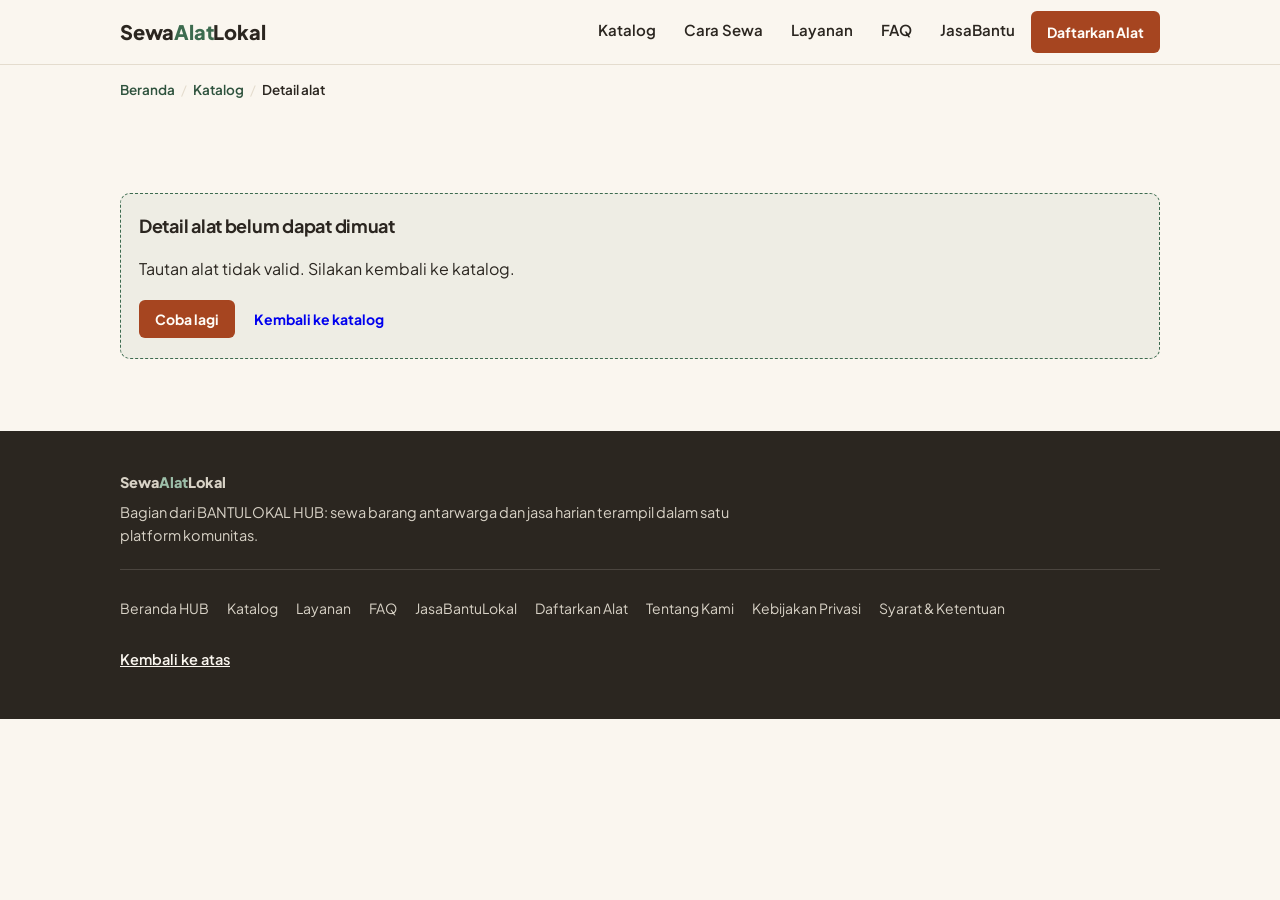
<file: sewaalatlokal/detail.html>
<!DOCTYPE html>
<html lang="id">
<head>
  <meta charset="UTF-8">
  <meta name="viewport" content="width=device-width, initial-scale=1.0">
  <title>Detail Alat: SewaAlatLokal</title>
  <meta name="description" content="Lihat detail alat yang tersedia untuk disewa di SewaAlatLokal.">
  <meta name="theme-color" content="#FAF6EF">

  <link rel="preconnect" href="https://fonts.googleapis.com">
  <link rel="preconnect" href="https://fonts.gstatic.com" crossorigin>
  <link href="https://fonts.googleapis.com/css2?family=Plus+Jakarta+Sans:wght@400;500;600;700;800&display=swap" rel="stylesheet">
  <link rel="stylesheet" href="../assets/css/main.css">
</head>
<body id="top">
<a class="skip-link" href="#utama">Langsung ke konten</a>

<header class="nav">
  <div class="wrap nav-inner">
    <a class="brand" href="index.html">Sewa<span>Alat</span>Lokal</a>

    <button class="nav-toggle" id="navToggle"
      aria-expanded="false" aria-controls="navMenu">
      <span class="nav-toggle-bar"></span>
      <span class="nav-toggle-bar"></span>
      <span class="nav-toggle-bar"></span>
      <span class="visually-hidden">Buka menu navigasi</span>
    </button>

    <nav class="nav-menu" id="navMenu" aria-label="Navigasi utama">
      <a href="katalog.html" aria-current="page">Katalog</a>
      <a href="index.html#cara-sewa">Cara Sewa</a>
      <a href="layanan.html">Layanan</a>
      <a href="faq.html">FAQ</a>
      <a href="../jasabantulokal/index.html">JasaBantu</a>
      <a class="btn btn-accent btn-small" href="daftar.html">Daftarkan Alat</a>
    </nav>
  </div>
</header>

<main id="utama">
  <div class="wrap">
    <nav class="breadcrumb" aria-label="Breadcrumb">
      <ol>
        <li><a href="../index.html">Beranda</a></li>
        <li><a href="katalog.html">Katalog</a></li>
        <li><span id="breadcrumbName" aria-current="page">Detail alat</span></li>
      </ol>
    </nav>
  </div>

  <section class="section">
    <div class="wrap">
      <div id="detailLoading" class="catalog-message" role="status">
        Memuat detail alat...
      </div>

      <div id="detailError" class="form-result" role="alert" hidden>
        <h2>Detail alat belum dapat dimuat</h2>
        <p id="detailErrorMessage">
          Silakan coba lagi beberapa saat.
        </p>
        <button class="btn btn-accent btn-small" id="retryDetail">
          Coba lagi
        </button>
        <a class="btn btn-small" href="katalog.html">Kembali ke katalog</a>
      </div>

      <div id="equipmentDetail" class="equipment-detail" hidden>
        <div class="equipment-detail-layout">
          <div class="equipment-detail-gallery">
            <div id="detailMainImage" class="equipment-detail-main-image">
              <span>Foto belum tersedia</span>
            </div>
            <div id="detailThumbnails" class="equipment-detail-thumbnails"></div>
          </div>

          <div class="equipment-detail-info">
            <p id="detailCategory" class="equipment-card-category"></p>
            <h1 id="detailName"></h1>
            <p id="detailLocation" class="equipment-detail-location"></p>

            <div class="equipment-detail-price">
              <span>Harga sewa</span>
              <strong id="detailPrice"></strong>
              <span>/ hari</span>
            </div>

            <div class="equipment-detail-deposit">
              <span>Deposit terpisah</span>
              <strong id="detailDeposit"></strong>
            </div>

            <div class="equipment-detail-meta">
              <div>
                <span>Kondisi alat</span>
                <strong id="detailCondition"></strong>
              </div>
              <div>
                <span>Status</span>
                <strong>Tersedia untuk diajukan</strong>
              </div>
            </div>

            <a href="#formPengajuan" class="btn btn-accent">
              Ajukan sewa
            </a>

            <p class="equipment-detail-note">
              Pengajuan belum menjadi konfirmasi sewa. Admin akan memeriksa
              ketersediaan alat dan menghubungi kamu untuk langkah berikutnya.
            </p>
          </div>
        </div>

        <section class="equipment-description">
          <h2>Deskripsi alat</h2>
          <p id="detailDescription"></p>
        </section>

        <section class="rental-request-section" id="formPengajuan">
          <h2>Ajukan sewa alat</h2>
          <p class="section-intro">
            Isi data berikut agar admin dapat memeriksa permintaan sewa kamu.
          </p>

          <div id="bookingResult" class="form-result" role="status" tabindex="-1" hidden>
            <h3 id="bookingResultTitle"></h3>
            <div id="bookingResultContent"></div>
          </div>

          <form id="bookingForm" class="rental-form">
            <div class="rental-form-grid">
              <div class="form-field">
                <label for="customerName">Nama lengkap</label>
                <input id="customerName" name="customer_name"
                  type="text" maxlength="150" autocomplete="name" required>
              </div>

              <div class="form-field">
                <label for="customerEmail">Alamat email</label>
                <input id="customerEmail" name="customer_email"
                  type="email" maxlength="255" autocomplete="email" required>
              </div>

              <div class="form-field">
                <label for="customerWhatsapp">Nomor WhatsApp</label>
                <input id="customerWhatsapp" name="customer_whatsapp"
                  type="tel" maxlength="30" autocomplete="tel"
                  placeholder="Contoh: 081234567890" required>
              </div>

              <div class="form-field">
                <label for="rentalStartDate">Tanggal mulai sewa</label>
                <input id="rentalStartDate" name="rental_start_date"
                  type="date" required>
              </div>

              <div class="form-field">
                <label for="rentalEndDate">Tanggal selesai sewa</label>
                <input id="rentalEndDate" name="rental_end_date"
                  type="date" required>
              </div>
            </div>

            <div class="form-field">
              <label for="customerNotes">Catatan tambahan (opsional)</label>
              <textarea id="customerNotes" name="customer_notes"
                rows="4" maxlength="2000"
                placeholder="Ceritakan kebutuhan atau pertanyaan kamu."></textarea>
            </div>

            <div class="rental-cost-summary">
              <div>
                <span>Durasi sewa</span>
                <strong id="rentalDuration">Pilih tanggal sewa</strong>
              </div>
              <div>
                <span>Estimasi biaya sewa</span>
                <strong id="rentalEstimate">—</strong>
              </div>
              <div>
                <span>Deposit (terpisah)</span>
                <strong id="rentalDepositSummary">—</strong>
              </div>
            </div>

            <p class="equipment-detail-note">
              Estimasi ini belum termasuk deposit. Ketersediaan dan total
              akhir akan diperiksa oleh admin sebelum sewa dikonfirmasi.
            </p>

            <button id="submitBooking" class="btn btn-accent" type="submit">
              Kirim pengajuan sewa
            </button>
            <p id="bookingFormStatus" role="status" aria-live="polite"></p>
          </form>
        </section>
      </div>
    </div>
  </section>
</main>

<footer class="footer">
  <div class="wrap footer-inner">
    <p class="footer-brand">Sewa<span>Alat</span>Lokal</p>
    <p>Bagian dari BANTULOKAL HUB: sewa barang antarwarga dan jasa harian terampil dalam satu platform komunitas.</p>
    <nav class="footer-map" aria-label="Peta situs">
      <a href="../index.html">Beranda HUB</a>
      <a href="katalog.html">Katalog</a>
      <a href="layanan.html">Layanan</a>
      <a href="faq.html">FAQ</a>
      <a href="../jasabantulokal/index.html">JasaBantuLokal</a>
      <a href="daftar.html">Daftarkan Alat</a>
      <a href="../tentang-kami.html">Tentang Kami</a>
      <a href="../kebijakan-privasi.html">Kebijakan Privasi</a>
      <a href="../syarat-ketentuan.html">Syarat &amp; Ketentuan</a>
    </nav>
    <a class="footer-top" href="#top">Kembali ke atas</a>


<div id="termsModal" class="terms-modal" hidden>
  <div class="terms-backdrop" data-close-terms></div>

  <section
    class="terms-dialog"
    role="dialog"
    aria-modal="true"
    aria-labelledby="termsTitle"
    aria-describedby="termsIntro"
    tabindex="-1"
  >
    <div class="terms-dialog-header">
      <div>
        <p class="equipment-card-category">SEWAALATLOKAL</p>
        <h2 id="termsTitle">Syarat dan Ketentuan Sewa</h2>
      </div>
      <button
        type="button"
        class="terms-close"
        id="closeTerms"
        aria-label="Tutup syarat dan ketentuan"
      >&times;</button>
    </div>

    <div class="terms-dialog-body">
      <p id="termsIntro">
        Sebelum mengirim pengajuan, silakan baca ketentuan berikut.
      </p>

      <h3>1. Pengajuan dan konfirmasi sewa</h3>
      <p>
        Pengajuan melalui situs ini belum merupakan konfirmasi atau jaminan
        bahwa alat tersedia. Admin akan memeriksa ketersediaan dan menghubungi
        kamu sebelum sewa dikonfirmasi.
      </p>

      <h3>2. Periode dan biaya sewa</h3>
      <p>
        Periode sewa mengikuti tanggal yang kamu pilih. Estimasi biaya
        dihitung berdasarkan harga per hari dan jumlah hari sewa, termasuk
        tanggal mulai dan tanggal selesai.
      </p>

      <h3>3. Deposit</h3>
      <p>
        Deposit berbeda dari biaya sewa dan tidak otomatis termasuk dalam
        estimasi biaya sewa. Ketentuan pembayaran, pengembalian, dan potongan
        deposit harus dikonfirmasi oleh admin sebelum transaksi disepakati.
      </p>

      <h3>4. Penggunaan dan pengembalian alat</h3>
      <p>
        Penyewa bertanggung jawab menggunakan alat dengan wajar, mengikuti
        petunjuk penggunaannya, dan mengembalikannya sesuai waktu serta kondisi
        yang disepakati. Ketentuan mengenai kerusakan atau kehilangan akan
        dibicarakan sebelum sewa dikonfirmasi.
      </p>

      <h3>5. Pembatalan</h3>
      <p>
        Jika ingin membatalkan atau mengubah tanggal, hubungi admin secepatnya.
        Ketentuan pembatalan dan kemungkinan biaya harus dikonfirmasi sebelum
        transaksi disepakati.
      </p>

      <h3>6. Privasi</h3>
      <p>
        Nama, email, nomor WhatsApp, dan informasi pengajuan digunakan untuk
        memproses permintaan sewa dan menghubungi kamu terkait transaksi.
        Baca
        <a href="../kebijakan-privasi.html" target="_blank" rel="noopener">
          Kebijakan Privasi
        </a>
        untuk informasi lebih lanjut.
      </p>

      <h3>7. Ketentuan lengkap</h3>
      <p>
        Baca juga
        <a href="../syarat-ketentuan.html" target="_blank" rel="noopener">
          Syarat dan Ketentuan BANTULOKAL HUB
        </a>.
        Jika ada ketentuan yang belum jelas, tanyakan kepada admin sebelum
        menyetujui transaksi.
      </p>

      <p class="terms-version">
        Versi ketentuan pengajuan sewa: rental-terms-v1
      </p>
    </div>

    <div class="terms-dialog-footer">
      <label class="terms-acknowledgement">
        <input type="checkbox" id="termsAccepted">
        <span>
          Saya menyatakan telah membaca dan menyetujui syarat dan ketentuan
          pengajuan sewa di atas.
        </span>
      </label>

      <p id="termsValidation" role="alert" hidden>
        Centang persetujuan terlebih dahulu untuk melanjutkan.
      </p>

      <div class="terms-actions">
        <button type="button" class="btn" id="cancelTerms">
          Kembali
        </button>
        <button
          type="button"
          class="btn btn-accent"
          id="confirmTerms"
          disabled
        >
          Saya Setuju &amp; Lanjutkan
        </button>
      </div>
    </div>
  </section>
</div>

  </div>
</footer>

<script src="../assets/js/main.js" defer></script>
</body>
</html>
</file>
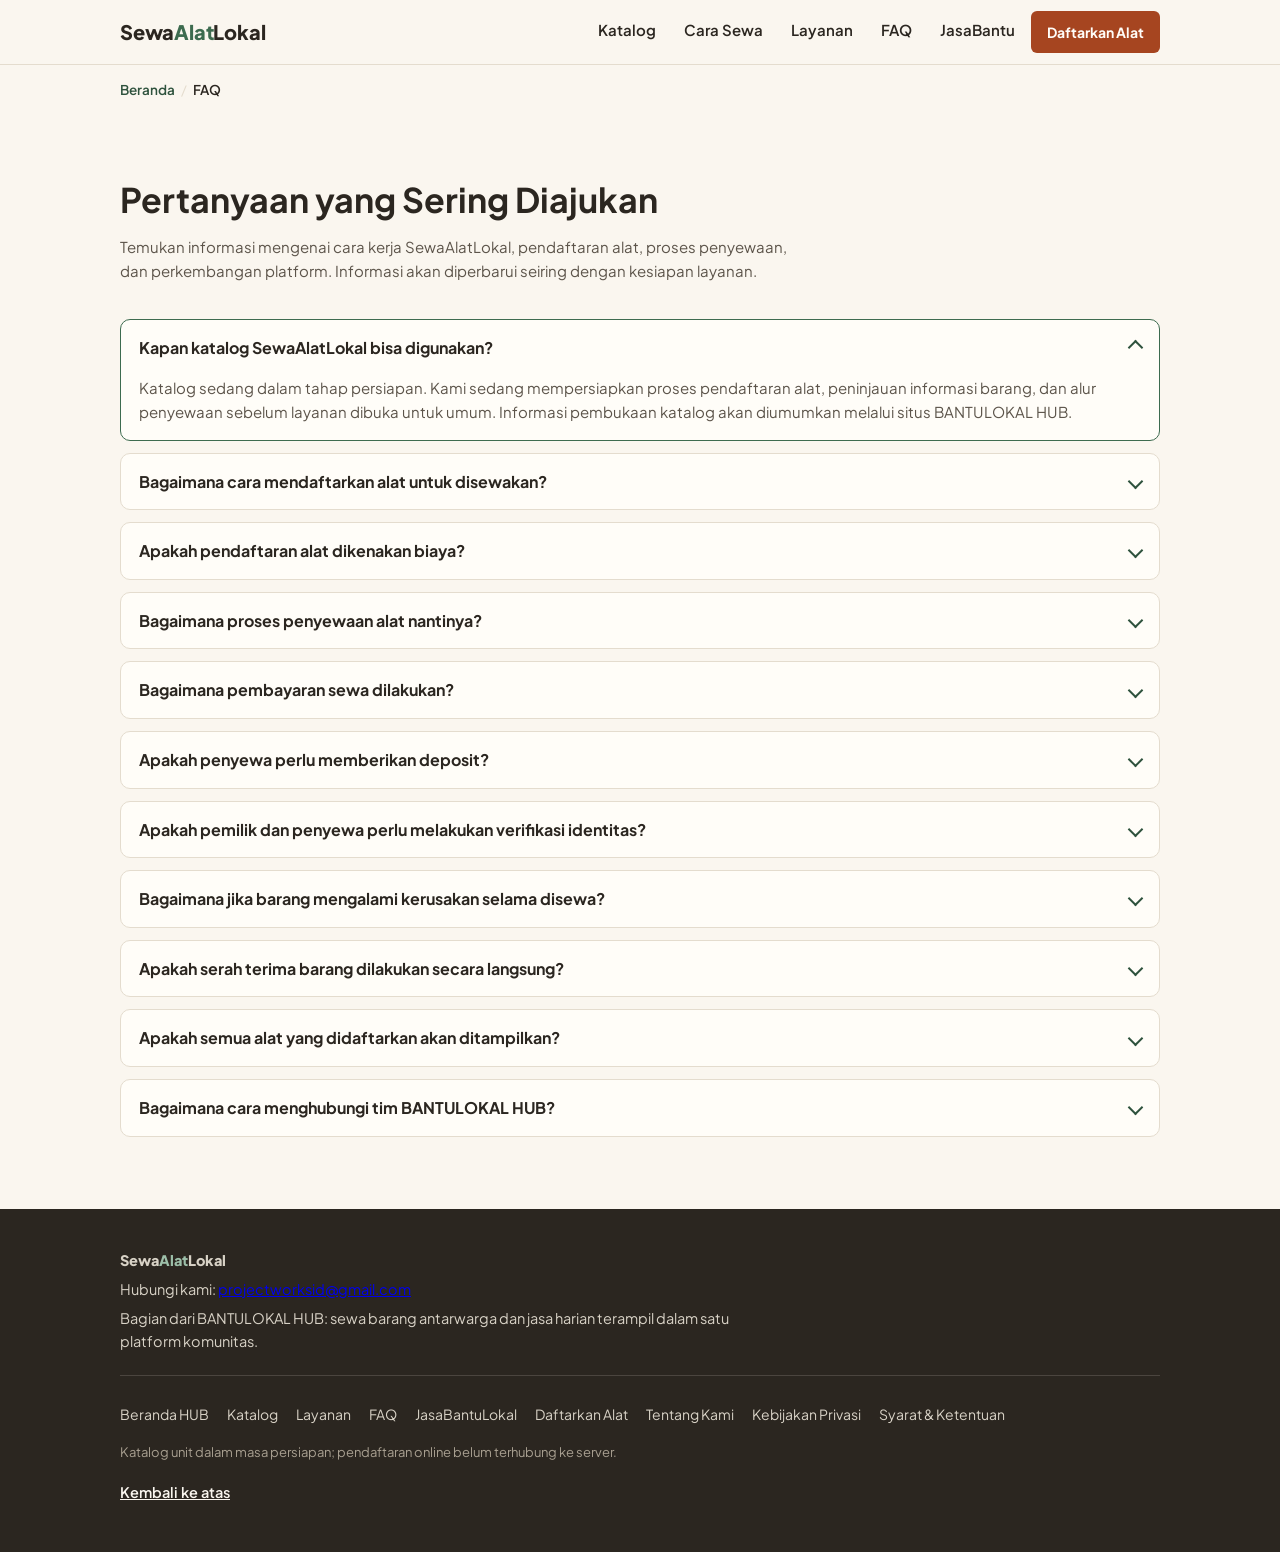
<file: sewaalatlokal/faq.html>
<!DOCTYPE html>
<html lang="id">
<head>
<meta charset="UTF-8">
<meta name="viewport" content="width=device-width, initial-scale=1.0">
<title>FAQ: SewaAlatLokal</title>
<meta name="description" content="Temukan jawaban mengenai pendaftaran alat, proses penyewaan, pembayaran, verifikasi, dan perkembangan SewaAlatLokal.">
<meta property="og:description" content="Pertanyaan yang benar-benar ditanyakan calon pengguna SewaAlatLokal: escrow, deposit, verifikasi KTP, sengketa, dan kapan katalog dibuka.">
<meta property="og:type" content="website">
<meta property="og:url" content="https://bantulokal.example/sewaalatlokal/faq.html">
<meta name="theme-color" content="#FAF6EF">
<link rel="preconnect" href="https://fonts.googleapis.com">
<link rel="preconnect" href="https://fonts.gstatic.com" crossorigin>
<link href="https://fonts.googleapis.com/css2?family=Plus+Jakarta+Sans:wght@400;500;600;700;800&display=swap" rel="stylesheet">
<link rel="stylesheet" href="../assets/css/main.css">
<link rel="icon" href="data:image/svg+xml,%3Csvg xmlns='http://www.w3.org/2000/svg' viewBox='0 0 32 32'%3E%3Crect x='4' y='4' width='24' height='24' rx='5' fill='%233D6B4F'/%3E%3Ccircle cx='16' cy='10' r='3' fill='%23FAF6EF'/%3E%3Cpath d='M16 14v10' stroke='%23FAF6EF' stroke-width='3' stroke-linecap='round'/%3E%3C/svg%3E">
</head>
<body id="top">
<a class="skip-link" href="#utama">Langsung ke konten</a>

<header class="nav">
  <div class="wrap nav-inner">
    <a class="brand" href="index.html">Sewa<span>Alat</span>Lokal</a>
    <button class="nav-toggle" id="navToggle" aria-expanded="false" aria-controls="navMenu">
      <span class="nav-toggle-bar"></span>
      <span class="nav-toggle-bar"></span>
      <span class="nav-toggle-bar"></span>
      <span class="visually-hidden">Buka menu navigasi</span>
    </button>
    <nav class="nav-menu" id="navMenu" aria-label="Navigasi utama">
      <a href="katalog.html">Katalog</a>
      <a href="index.html#cara-sewa">Cara Sewa</a>
      <a href="layanan.html">Layanan</a>
      <a href="faq.html" aria-current="page">FAQ</a>
      <a href="../jasabantulokal/index.html">JasaBantu</a>
      <a class="btn btn-accent btn-small" href="daftar.html">Daftarkan Alat</a>
    </nav>
  </div>
</header>

<main id="utama">
  <div class="wrap">
    <nav class="breadcrumb" aria-label="Breadcrumb">
      <ol>
        <li><a href="../index.html">Beranda</a></li>
        <li><span aria-current="page">FAQ</span></li>
      </ol>
    </nav>
  </div>

<section class="section">
    <div class="wrap legal-page">
        <h1 class="page-title">Pertanyaan yang Sering Diajukan</h1>
        <p class="section-intro">
            Temukan informasi mengenai cara kerja SewaAlatLokal,
            pendaftaran alat, proses penyewaan, dan perkembangan platform.
            Informasi akan diperbarui seiring dengan kesiapan layanan.
        </p>

        <div class="faq-list">

            <details class="faq-item" open>
                <summary>Kapan katalog SewaAlatLokal bisa digunakan?</summary>
                <p>
                    Katalog sedang dalam tahap persiapan. Kami sedang
                    mempersiapkan proses pendaftaran alat, peninjauan
                    informasi barang, dan alur penyewaan sebelum layanan
                    dibuka untuk umum. Informasi pembukaan katalog akan
                    diumumkan melalui situs BANTULOKAL HUB.
                </p>
            </details>

            <details class="faq-item">
                <summary>Bagaimana cara mendaftarkan alat untuk disewakan?</summary>
                <p>
                    Pemilik dapat mengirimkan informasi awal melalui halaman
                    Daftarkan Alat. Tim BANTULOKAL HUB akan meninjau informasi
                    yang diberikan dan dapat menghubungi pemilik untuk
                    meminta informasi tambahan. Pengajuan tidak otomatis
                    membuat barang langsung tampil di katalog.
                </p>
            </details>

            <details class="faq-item">
                <summary>Apakah pendaftaran alat dikenakan biaya?</summary>
                <p>
                    Informasi mengenai biaya pendaftaran, komisi platform,
                    dan ketentuan bagi pemilik akan dikonfirmasi sebelum
                    layanan penyewaan diluncurkan. Pemilik sebaiknya
                    memastikan ketentuan tersebut sebelum menyetujui
                    penayangan atau penyewaan barangnya.
                </p>
            </details>

            <details class="faq-item">
                <summary>Bagaimana proses penyewaan alat nantinya?</summary>
                <p>
                    Secara umum, calon penyewa akan memilih barang yang
                    tersedia, memeriksa informasi dan ketentuan sewanya,
                    lalu mengajukan permintaan penyewaan. Jadwal, harga,
                    pembayaran, serta proses serah terima perlu dikonfirmasi
                    sebelum transaksi disepakati.
                </p>
            </details>

            <details class="faq-item">
                <summary>Bagaimana pembayaran sewa dilakukan?</summary>
                <p>
                    Metode pembayaran dan prosedur konfirmasi pembayaran
                    akan diinformasikan sebelum transaksi disepakati.
                    Jangan melakukan transfer sebelum menerima rincian
                    biaya dan instruksi pembayaran yang telah dikonfirmasi
                    melalui kanal resmi BANTULOKAL HUB.
                </p>
            </details>

            <details class="faq-item">
                <summary>Apakah penyewa perlu memberikan deposit?</summary>
                <p>
                    Ketentuan deposit, jika diberlakukan, termasuk jumlah,
                    tujuan, dan syarat pengembaliannya akan dijelaskan
                    sebelum penyewa menyetujui transaksi. Jangan
                    mengasumsikan bahwa deposit selalu diperlukan atau
                    bahwa pengembaliannya mengikuti ketentuan tertentu
                    sebelum kebijakan resmi ditetapkan.
                </p>
            </details>

            <details class="faq-item">
                <summary>Apakah pemilik dan penyewa perlu melakukan verifikasi identitas?</summary>
                <p>
                    Verifikasi identitas merupakan bagian yang direncanakan
                    dalam proses penyewaan untuk membantu memastikan
                    kejelasan pihak yang bertransaksi. Persyaratan,
                    prosedur, penggunaan data identitas, dan ketentuan
                    pelindungan datanya akan dijelaskan sebelum proses
                    tersebut diterapkan.
                </p>
            </details>

            <details class="faq-item">
                <summary>Bagaimana jika barang mengalami kerusakan selama disewa?</summary>
                <p>
                    Ketentuan mengenai kondisi barang, pelaporan kerusakan,
                    tanggung jawab penyewa dan pemilik, serta penyelesaian
                    perselisihan akan dijelaskan dalam ketentuan penyewaan
                    sebelum transaksi disepakati. Pastikan kondisi barang
                    dan tanggung jawab masing-masing pihak dikonfirmasi
                    saat proses serah terima.
                </p>
            </details>

            <details class="faq-item">
                <summary>Apakah serah terima barang dilakukan secara langsung?</summary>
                <p>
                    Pengaturan pengambilan dan pengembalian barang akan
                    disepakati oleh pihak terkait sebelum penyewaan.
                    Metode serah terima, dokumentasi kondisi barang, serta
                    tanggung jawab atas pengiriman akan mengikuti
                    ketentuan transaksi yang telah dikonfirmasi.
                </p>
            </details>

            <details class="faq-item">
                <summary>Apakah semua alat yang didaftarkan akan ditampilkan?</summary>
                <p>
                    Tidak otomatis. Setiap pengajuan perlu ditinjau
                    terlebih dahulu. Penayangan bergantung pada kelengkapan
                    informasi, kesesuaian barang, dan hasil peninjauan
                    tim BANTULOKAL HUB.
                </p>
            </details>

            <details class="faq-item">
                <summary>Bagaimana cara menghubungi tim BANTULOKAL HUB?</summary>
                <p>
                    Untuk pertanyaan mengenai SewaAlatLokal, pendaftaran
                    barang, atau perkembangan platform, silakan hubungi
                    kami melalui email
                    <a href="mailto:projectworksid@gmail.com">
                        projectworksid@gmail.com
                    </a>.
                </p>
            </details>

        </div>
    </div>
</section>

</main>

<footer class="footer">
  <div class="wrap footer-inner">
    <p class="footer-brand">Sewa<span>Alat</span>Lokal</p>
        <p>
    Hubungi kami:
    <a href="mailto:projectworksid@gmail.com">
        projectworksid@gmail.com
    </a>
    </p>
    <p>Bagian dari BANTULOKAL HUB: sewa barang antarwarga dan jasa harian terampil dalam satu platform komunitas.</p>
    <nav class="footer-map" aria-label="Peta situs">
      <a href="../index.html">Beranda HUB</a>
      <a href="katalog.html">Katalog</a>
      <a href="layanan.html">Layanan</a>
      <a href="faq.html">FAQ</a>
      <a href="../jasabantulokal/index.html">JasaBantuLokal</a>
      <a href="daftar.html">Daftarkan Alat</a>
      <a href="../tentang-kami.html">Tentang Kami</a>
      <a href="../kebijakan-privasi.html">Kebijakan Privasi</a>
      <a href="../syarat-ketentuan.html">Syarat &amp; Ketentuan</a>
    </nav>
    <p class="footer-note">Katalog unit dalam masa persiapan; pendaftaran online belum terhubung ke server.</p>
    <a class="footer-top" href="#top">Kembali ke atas</a>
  </div>
</footer>

<script src="../assets/js/main.js" defer></script>
</body>
</html>
</file>
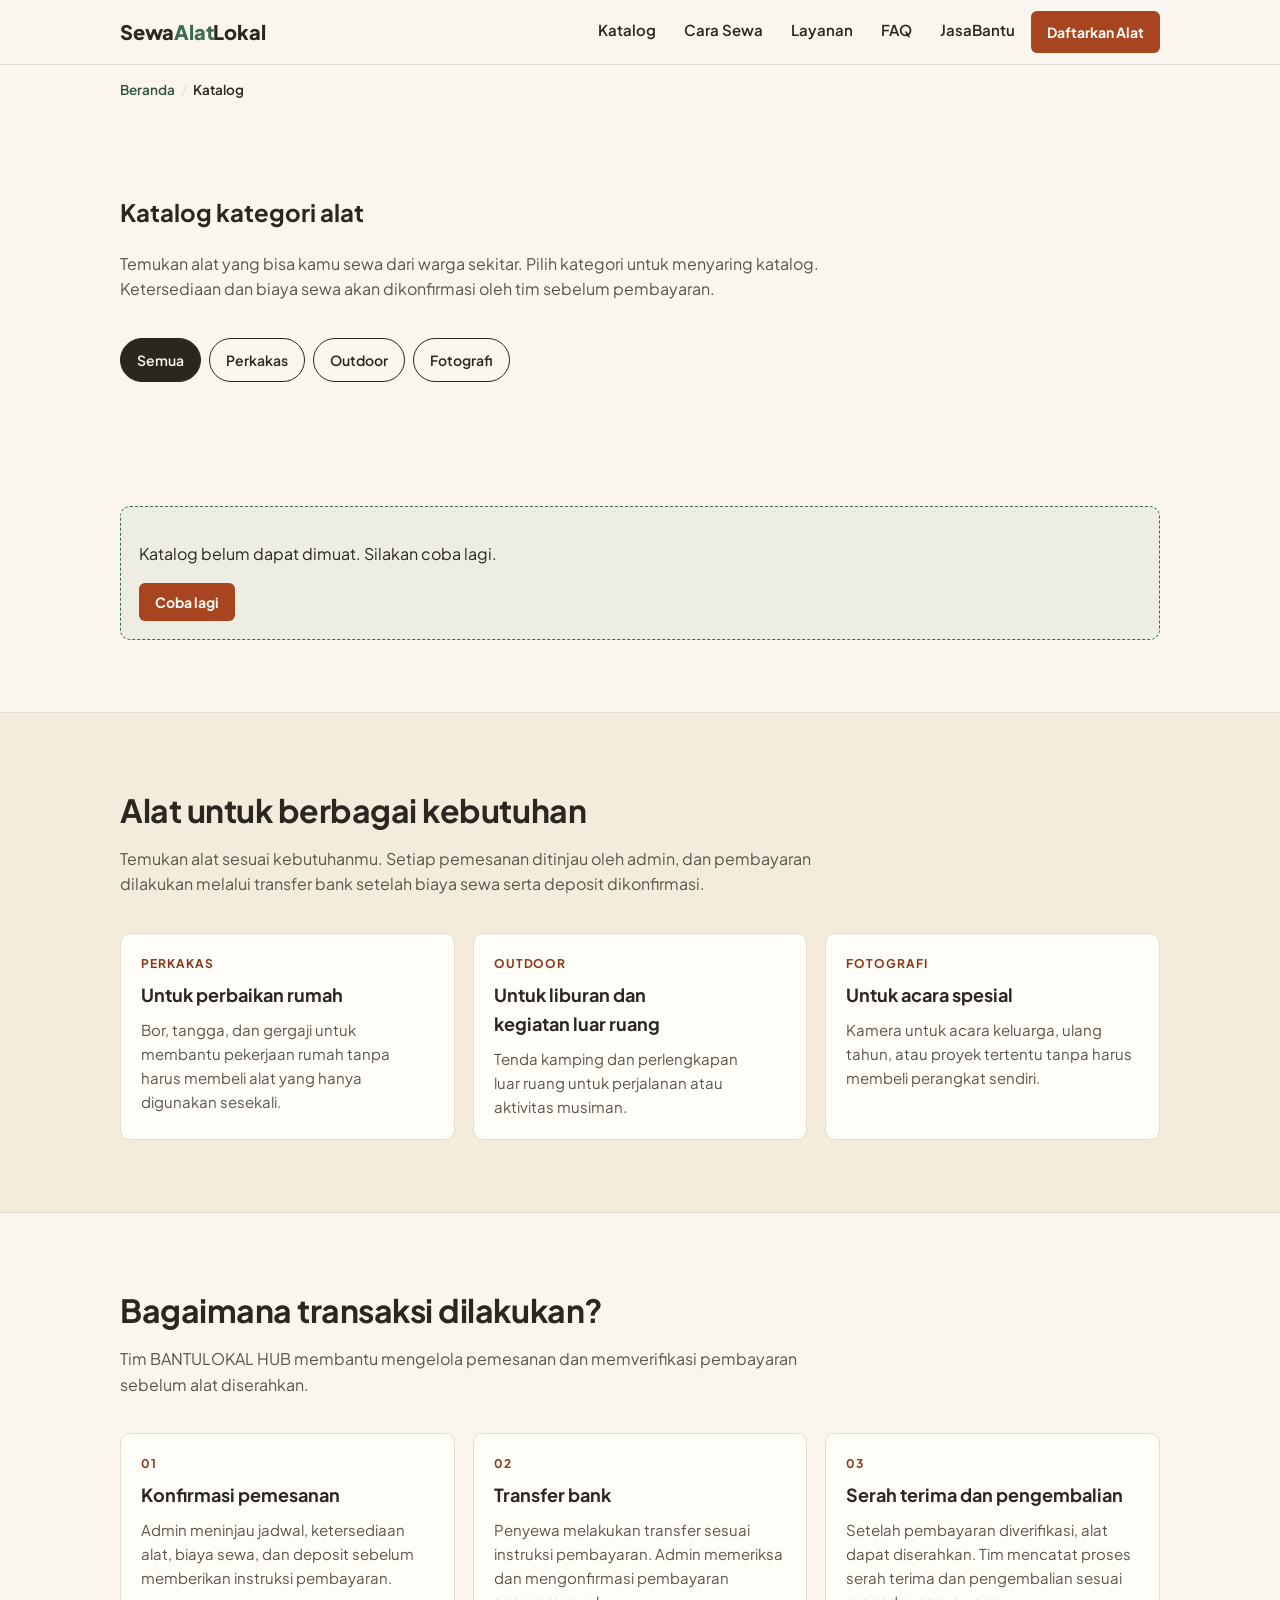
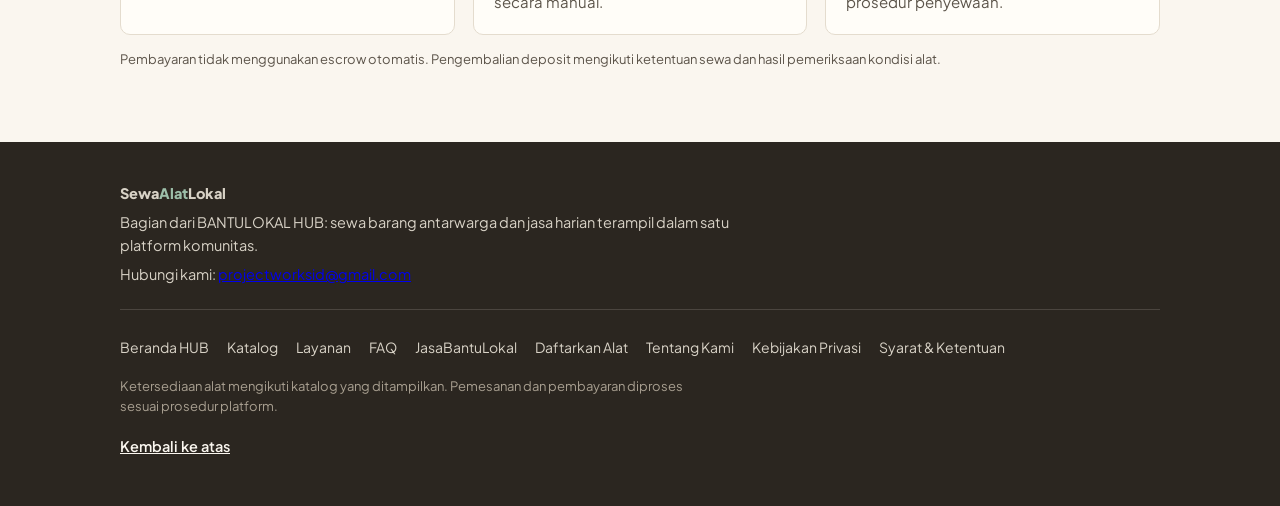
<file: sewaalatlokal/katalog.html>
<!DOCTYPE html>
<html lang="id">
<head>
<meta charset="UTF-8">
<meta name="viewport" content="width=device-width, initial-scale=1.0">
<title>Katalog Alat: SewaAlatLokal</title>
<meta name="description" content="Katalog kategori alat SewaAlatLokal: perkakas pertukangan, tenda & outdoor, kamera foto. Pemesanan, verifikasi pembayaran manual, dan pengelolaan sewa oleh tim BANTULOKAL HUB.">
<meta property="og:title" content="Katalog Alat: SewaAlatLokal">
<meta property="og:description" content="Cari alat untuk disewa dari warga sekitar. Pemesanan ditinjau admin dan pembayaran diverifikasi melalui transfer bank sebelum serah terima.">
<meta property="og:type" content="website">
<meta property="og:url" content="https://bantulokal.example/sewaalatlokal/katalog.html">
<meta name="theme-color" content="#FAF6EF">
<link rel="preconnect" href="https://fonts.googleapis.com">
<link rel="preconnect" href="https://fonts.gstatic.com" crossorigin>
<link href="https://fonts.googleapis.com/css2?family=Plus+Jakarta+Sans:wght@400;500;600;700;800&display=swap" rel="stylesheet">
<link rel="stylesheet" href="../assets/css/main.css">
<link rel="icon" href="data:image/svg+xml,%3Csvg xmlns='http://www.w3.org/2000/svg' viewBox='0 0 32 32'%3E%3Crect x='4' y='4' width='24' height='24' rx='5' fill='%233D6B4F'/%3E%3Ccircle cx='16' cy='10' r='3' fill='%23FAF6EF'/%3E%3Cpath d='M16 14v10' stroke='%23FAF6EF' stroke-width='3' stroke-linecap='round'/%3E%3C/svg%3E">
</head>

<body id="top">
<a class="skip-link" href="#utama">Langsung ke konten</a>

<header class="nav">
  <div class="wrap nav-inner">
    <a class="brand" href="index.html">Sewa<span>Alat</span>Lokal</a>

    <button class="nav-toggle" id="navToggle"
            aria-expanded="false" aria-controls="navMenu">
      <span class="nav-toggle-bar"></span>
      <span class="nav-toggle-bar"></span>
      <span class="nav-toggle-bar"></span>
      <span class="visually-hidden">Buka menu navigasi</span>
    </button>

    <nav class="nav-menu" id="navMenu" aria-label="Navigasi utama">
      <a href="katalog.html" aria-current="page">Katalog</a>
      <a href="index.html#cara-sewa">Cara Sewa</a>
      <a href="layanan.html">Layanan</a>
      <a href="faq.html">FAQ</a>
      <a href="../jasabantulokal/index.html">JasaBantu</a>
      <a class="btn btn-accent btn-small" href="daftar.html">Daftarkan Alat</a>
    </nav>
  </div>
</header>

<main id="utama">
  <div class="wrap">
    <nav class="breadcrumb" aria-label="Breadcrumb">
      <ol>
        <li><a href="../index.html">Beranda</a></li>
        <li><span aria-current="page">Katalog</span></li>
      </ol>
    </nav>
  </div>

  <section class="section">
    <div class="wrap">
      <h1>Katalog kategori alat</h1>
      <p class="section-intro">
        Temukan alat yang bisa kamu sewa dari warga sekitar.
        Pilih kategori untuk menyaring katalog.
        Ketersediaan dan biaya sewa akan dikonfirmasi oleh tim sebelum pembayaran.
      </p>

      <div class="filterbar" id="equipmentFilters"
           role="group" aria-label="Filter kategori">
        <button class="filter" data-filter="semua" aria-pressed="true">
          Semua
        </button>
        <button class="filter" data-filter="perkakas-pertukangan"
                aria-pressed="false">
          Perkakas
        </button>
        <button class="filter" data-filter="tenda-outdoor"
                aria-pressed="false">
          Outdoor
        </button>
        <button class="filter" data-filter="peralatan-kamera"
                aria-pressed="false">
          Fotografi
        </button>
      </div>

      <div id="equipmentGrid" class="catalog equipment-grid"
           aria-live="polite">
        <p class="catalog-message">Memuat katalog alat...</p>
      </div>

      <div id="catalogEmpty" class="form-result" hidden role="status">
        <p>Belum ada alat yang tersedia dalam kategori ini.</p>
      </div>

      <div id="catalogError" class="form-result" hidden role="alert">
        <p>Katalog belum dapat dimuat. Silakan coba lagi.</p>
        <button class="btn btn-accent btn-small" id="retryCatalog">
          Coba lagi
        </button>
      </div>
    </div>
  </section>

  <section class="section section-tinted">
    <div class="wrap">
      <h2>Alat untuk berbagai kebutuhan</h2>
      <p class="section-intro">
        Temukan alat sesuai kebutuhanmu. Setiap pemesanan ditinjau
        oleh admin, dan pembayaran dilakukan melalui transfer bank
        setelah biaya sewa serta deposit dikonfirmasi.
      </p>

      <div class="safety">
        <div class="safety-item">
          <span class="safety-label">Perkakas</span>
          <h3>Untuk perbaikan rumah</h3>
          <p>
            Bor, tangga, dan gergaji untuk membantu pekerjaan rumah
            tanpa harus membeli alat yang hanya digunakan sesekali.
          </p>
        </div>

        <div class="safety-item">
          <span class="safety-label">Outdoor</span>
          <h3>Untuk liburan dan kegiatan luar ruang</h3>
          <p>
            Tenda kamping dan perlengkapan luar ruang untuk perjalanan
            atau aktivitas musiman.
          </p>
        </div>

        <div class="safety-item">
          <span class="safety-label">Fotografi</span>
          <h3>Untuk acara spesial</h3>
          <p>
            Kamera untuk acara keluarga, ulang tahun, atau proyek
            tertentu tanpa harus membeli perangkat sendiri.
          </p>
        </div>
      </div>
    </div>
  </section>

  <section class="section">
    <div class="wrap">
      <h2>Bagaimana transaksi dilakukan?</h2>
      <p class="section-intro">
        Tim BANTULOKAL HUB membantu mengelola pemesanan dan memverifikasi
        pembayaran sebelum alat diserahkan.
      </p>

      <div class="safety">
        <div class="safety-item">
          <span class="safety-label">01</span>
          <h3>Konfirmasi pemesanan</h3>
          <p>
            Admin meninjau jadwal, ketersediaan alat, biaya sewa,
            dan deposit sebelum memberikan instruksi pembayaran.
          </p>
        </div>

        <div class="safety-item">
          <span class="safety-label">02</span>
          <h3>Transfer bank</h3>
          <p>
            Penyewa melakukan transfer sesuai instruksi pembayaran.
            Admin memeriksa dan mengonfirmasi pembayaran secara manual.
          </p>
        </div>

        <div class="safety-item">
          <span class="safety-label">03</span>
          <h3>Serah terima dan pengembalian</h3>
          <p>
            Setelah pembayaran diverifikasi, alat dapat diserahkan.
            Tim mencatat proses serah terima dan pengembalian sesuai
            prosedur penyewaan.
          </p>
        </div>
      </div>

      <p class="form-note">
        Pembayaran tidak menggunakan escrow otomatis.
        Pengembalian deposit mengikuti ketentuan sewa dan hasil
        pemeriksaan kondisi alat.
      </p>
    </div>
  </section>
</main>

<footer class="footer">
  <div class="wrap footer-inner">
    <p class="footer-brand">Sewa<span>Alat</span>Lokal</p>
    <p>
      Bagian dari BANTULOKAL HUB: sewa barang antarwarga dan jasa
      harian terampil dalam satu platform komunitas.
    </p>

    <p>
      Hubungi kami:
      <a href="mailto:projectworksid@gmail.com">
        projectworksid@gmail.com
      </a>
    </p>

    <nav class="footer-map" aria-label="Peta situs">
      <a href="../index.html">Beranda HUB</a>
      <a href="katalog.html">Katalog</a>
      <a href="layanan.html">Layanan</a>
      <a href="faq.html">FAQ</a>
      <a href="../jasabantulokal/index.html">JasaBantuLokal</a>
      <a href="daftar.html">Daftarkan Alat</a>
      <a href="../tentang-kami.html">Tentang Kami</a>
      <a href="../kebijakan-privasi.html">Kebijakan Privasi</a>
      <a href="../syarat-ketentuan.html">Syarat &amp; Ketentuan</a>
    </nav>

    <p class="footer-note">
      Ketersediaan alat mengikuti katalog yang ditampilkan.
      Pemesanan dan pembayaran diproses sesuai prosedur platform.
    </p>

    <a class="footer-top" href="#top">Kembali ke atas</a>
  </div>
</footer>

<script src="../assets/js/main.js" defer></script>
</body>
</html>
</file>
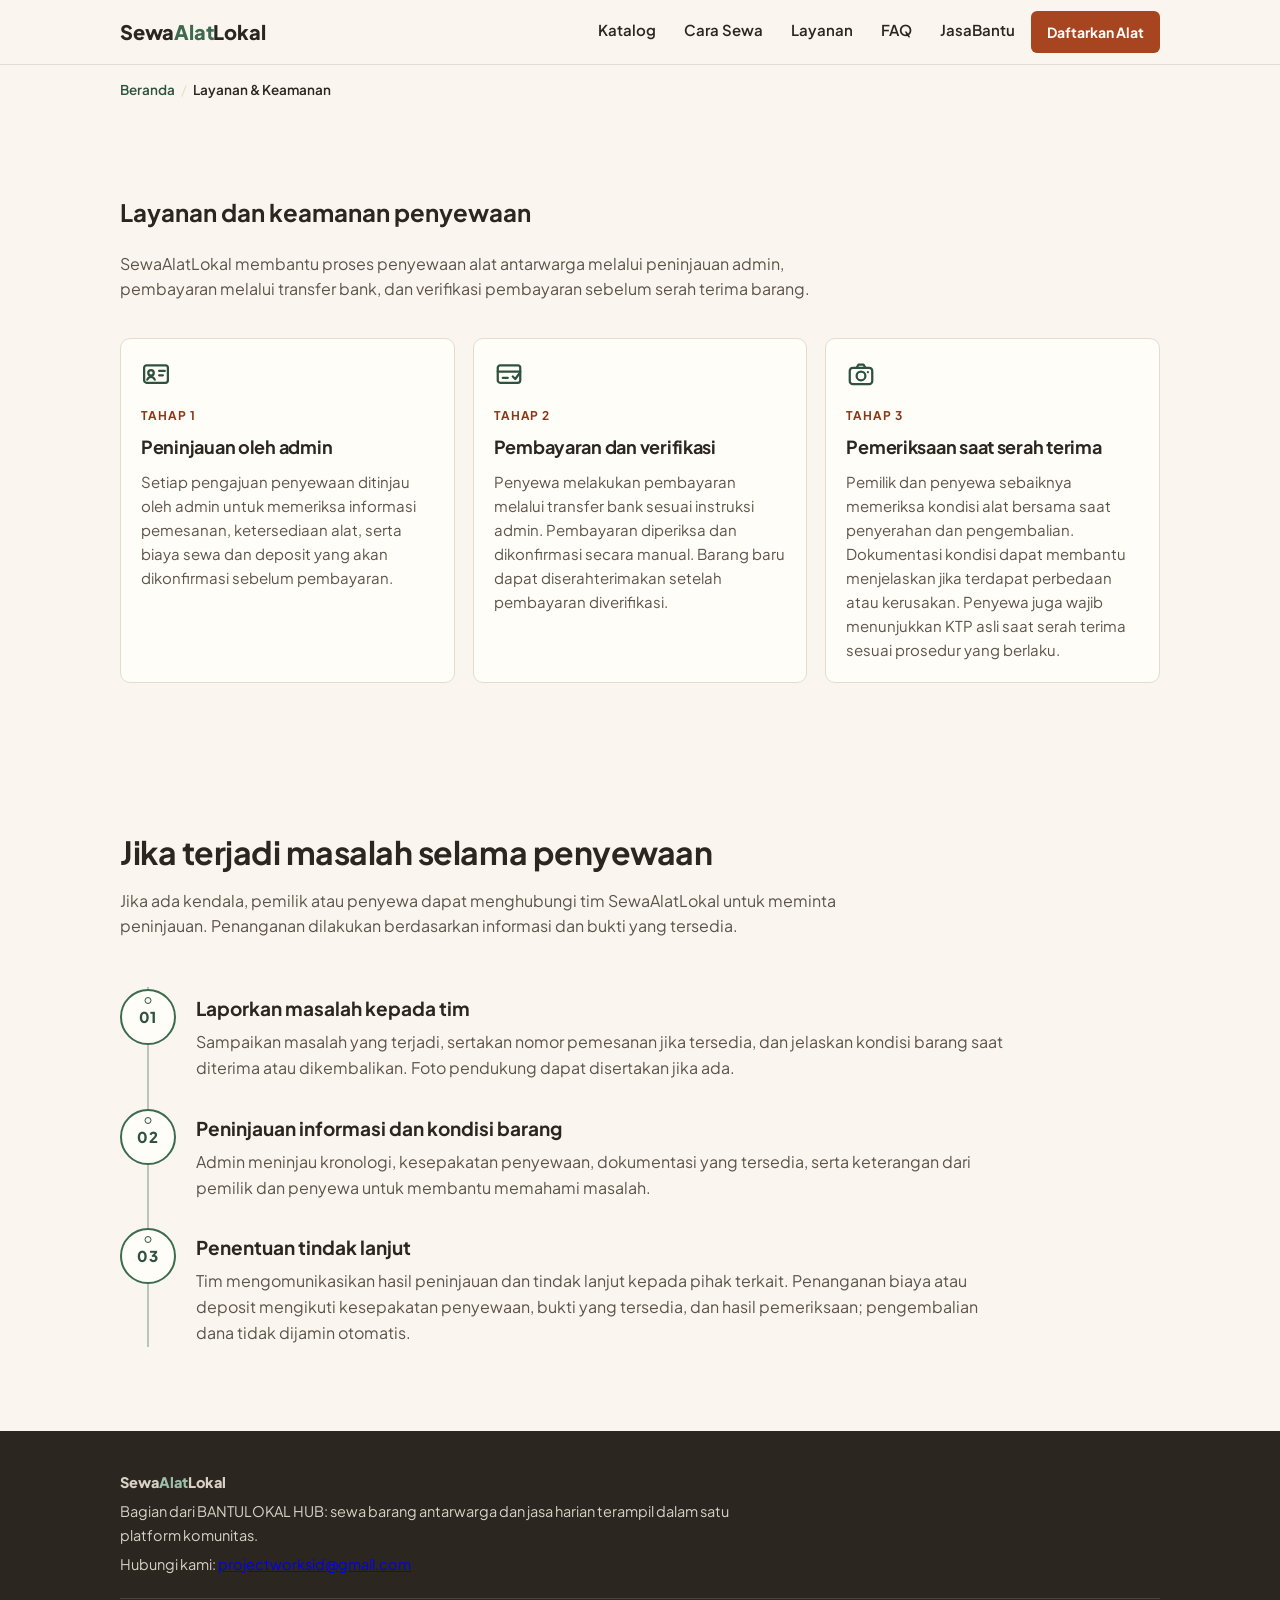
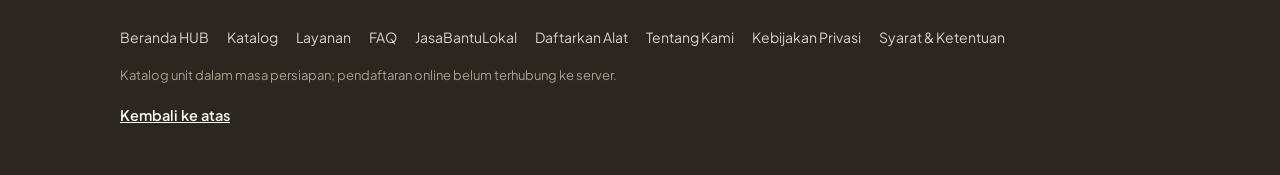
<file: sewaalatlokal/layanan.html>
<!DOCTYPE html>
<html lang="id">
<head>
<meta charset="UTF-8">
<meta name="viewport" content="width=device-width, initial-scale=1.0">
<title>Layanan &amp; Keamanan: SewaAlatLokal</title>
<meta name="description" content="Pelajari proses penyewaan SewaAlatLokal, pembayaran melalui transfer bank, verifikasi pembayaran oleh admin, dan penanganan masalah penyewaan.">
<meta property="og:title" content="Layanan &amp; Keamanan: SewaAlatLokal">
<meta property="og:description" content="Informasi proses penyewaan, pembayaran manual, verifikasi admin, dan penanganan masalah di SewaAlatLokal.">
<meta property="og:type" content="website">
<meta property="og:url" content="https://bantulokal.example/sewaalatlokal/layanan.html">
<meta name="theme-color" content="#FAF6EF">
<link rel="preconnect" href="https://fonts.googleapis.com">
<link rel="preconnect" href="https://fonts.gstatic.com" crossorigin>
<link href="https://fonts.googleapis.com/css2?family=Plus+Jakarta+Sans:wght@400;500;600;700;800&display=swap" rel="stylesheet">
<link rel="stylesheet" href="../assets/css/main.css">
<link rel="icon" href="data:image/svg+xml,%3Csvg xmlns='http://www.w3.org/2000/svg' viewBox='0 0 32 32'%3E%3Crect x='4' y='4' width='24' height='24' rx='5' fill='%233D6B4F'/%3E%3Ccircle cx='16' cy='10' r='3' fill='%23FAF6EF'/%3E%3Cpath d='M16 14v10' stroke='%23FAF6EF' stroke-width='3' stroke-linecap='round'/%3E%3C/svg%3E">
</head>
<body id="top">
<a class="skip-link" href="#utama">Langsung ke konten</a>

<header class="nav">
  <div class="wrap nav-inner">
    <a class="brand" href="index.html">Sewa<span>Alat</span>Lokal</a>
    <button class="nav-toggle" id="navToggle" aria-expanded="false" aria-controls="navMenu">
      <span class="nav-toggle-bar"></span>
      <span class="nav-toggle-bar"></span>
      <span class="nav-toggle-bar"></span>
      <span class="visually-hidden">Buka menu navigasi</span>
    </button>
    <nav class="nav-menu" id="navMenu" aria-label="Navigasi utama">
      <a href="katalog.html">Katalog</a>
      <a href="index.html#cara-sewa">Cara Sewa</a>
      <a href="layanan.html" aria-current="page">Layanan</a>
      <a href="faq.html">FAQ</a>
      <a href="../jasabantulokal/index.html">JasaBantu</a>
      <a class="btn btn-accent btn-small" href="daftar.html">Daftarkan Alat</a>
    </nav>
  </div>
</header>

<main id="utama">
  <div class="wrap">
    <nav class="breadcrumb" aria-label="Breadcrumb">
      <ol>
        <li><a href="../index.html">Beranda</a></li>
        <li><span aria-current="page">Layanan &amp; Keamanan</span></li>
      </ol>
    </nav>
  </div>

  <section class="section">
    <div class="wrap">
      <h1>Layanan dan keamanan penyewaan</h1>
      <p class="section-intro">
        SewaAlatLokal membantu proses penyewaan alat antarwarga melalui
        peninjauan admin, pembayaran melalui transfer bank, dan verifikasi
        pembayaran sebelum serah terima barang.
      </p>

      <div class="safety">
        <div class="safety-item">
          <svg class="safety-icon" viewBox="0 0 24 24" fill="none" stroke="currentColor" stroke-width="1.8" stroke-linecap="round" stroke-linejoin="round" aria-hidden="true">
            <rect x="2.5" y="5" width="19" height="14" rx="2"/>
            <circle cx="8" cy="11" r="2.2"/>
            <path d="M5 16.5c.7-1.6 1.8-2.3 3-2.3s2.3.7 3 2.3"/>
            <path d="M14.5 9.5H19M14.5 13h3"/>
          </svg>
          <span class="safety-label">Tahap 1</span>
          <h2>Peninjauan oleh admin</h2>
          <p>
            Setiap pengajuan penyewaan ditinjau oleh admin untuk memeriksa
            informasi pemesanan, ketersediaan alat, serta biaya sewa dan
            deposit yang akan dikonfirmasi sebelum pembayaran.
          </p>
        </div>

        <div class="safety-item">
          <svg class="safety-icon" viewBox="0 0 24 24" fill="none" stroke="currentColor" stroke-width="1.8" stroke-linecap="round" stroke-linejoin="round" aria-hidden="true">
            <rect x="3" y="5" width="18" height="14" rx="2"/>
            <path d="M3 10h18M7 15h4"/>
            <path d="M15 14l2 2 3-4"/>
          </svg>
          <span class="safety-label">Tahap 2</span>
          <h2>Pembayaran dan verifikasi</h2>
          <p>
            Penyewa melakukan pembayaran melalui transfer bank sesuai
            instruksi admin. Pembayaran diperiksa dan dikonfirmasi secara
            manual. Barang baru dapat diserahterimakan setelah pembayaran
            diverifikasi.
          </p>
        </div>

        <div class="safety-item">
          <svg class="safety-icon" viewBox="0 0 24 24" fill="none" stroke="currentColor" stroke-width="1.8" stroke-linecap="round" stroke-linejoin="round" aria-hidden="true">
            <rect x="3" y="7" width="18" height="13" rx="2.5"/>
            <path d="M8.5 7 10 4.5h4L15.5 7"/>
            <circle cx="12" cy="13.5" r="3.5"/>
            <path d="M17.5 10.5h.01"/>
          </svg>
          <span class="safety-label">Tahap 3</span>
          <h2>Pemeriksaan saat serah terima</h2>
          <p>
            Pemilik dan penyewa sebaiknya memeriksa kondisi alat bersama
            saat penyerahan dan pengembalian. Dokumentasi kondisi dapat
            membantu menjelaskan jika terdapat perbedaan atau kerusakan.
            Penyewa juga wajib menunjukkan KTP asli saat serah terima
            sesuai prosedur yang berlaku.
          </p>
        </div>
      </div>
    </div>
  </section>
  <section class="section">
    <div class="wrap">
      <h2>Jika terjadi masalah selama penyewaan</h2>
      <p class="section-intro">
        Jika ada kendala, pemilik atau penyewa dapat menghubungi tim
        SewaAlatLokal untuk meminta peninjauan. Penanganan dilakukan
        berdasarkan informasi dan bukti yang tersedia.
      </p>

      <ol class="steps">
        <li class="step">
          <span class="step-num" aria-hidden="true"><span>01</span></span>
          <div>
            <h3>Laporkan masalah kepada tim</h3>
            <p>
              Sampaikan masalah yang terjadi, sertakan nomor pemesanan
              jika tersedia, dan jelaskan kondisi barang saat diterima
              atau dikembalikan. Foto pendukung dapat disertakan jika ada.
            </p>
          </div>
        </li>

        <li class="step">
          <span class="step-num" aria-hidden="true"><span>02</span></span>
          <div>
            <h3>Peninjauan informasi dan kondisi barang</h3>
            <p>
              Admin meninjau kronologi, kesepakatan penyewaan, dokumentasi
              yang tersedia, serta keterangan dari pemilik dan penyewa
              untuk membantu memahami masalah.
            </p>
          </div>
        </li>

        <li class="step">
          <span class="step-num" aria-hidden="true"><span>03</span></span>
          <div>
            <h3>Penentuan tindak lanjut</h3>
            <p>
              Tim mengomunikasikan hasil peninjauan dan tindak lanjut
              kepada pihak terkait. Penanganan biaya atau deposit mengikuti
              kesepakatan penyewaan, bukti yang tersedia, dan hasil
              pemeriksaan; pengembalian dana tidak dijamin otomatis.
            </p>
          </div>
        </li>
      </ol>
    </div>
  </section>
</main>

<footer class="footer">
  <div class="wrap footer-inner">
    <p class="footer-brand">Sewa<span>Alat</span>Lokal</p>
    <p>Bagian dari BANTULOKAL HUB: sewa barang antarwarga dan jasa harian terampil dalam satu platform komunitas.</p>
    <p>
      Hubungi kami:
      <a href="mailto:projectworksid@gmail.com">projectworksid@gmail.com</a>
    </p>
    <nav class="footer-map" aria-label="Peta situs">
      <a href="../index.html">Beranda HUB</a>
      <a href="katalog.html">Katalog</a>
      <a href="layanan.html">Layanan</a>
      <a href="faq.html">FAQ</a>
      <a href="../jasabantulokal/index.html">JasaBantuLokal</a>
      <a href="daftar.html">Daftarkan Alat</a>
      <a href="../tentang-kami.html">Tentang Kami</a>
      <a href="../kebijakan-privasi.html">Kebijakan Privasi</a>
      <a href="../syarat-ketentuan.html">Syarat &amp; Ketentuan</a>
    </nav>
    <p class="footer-note">Katalog unit dalam masa persiapan; pendaftaran online belum terhubung ke server.</p>
    <a class="footer-top" href="#top">Kembali ke atas</a>
  </div>
</footer>

<script src="../assets/js/main.js" defer></script>
</body>
</html>
</file>
<file: assets/css/main.css>
/* main.css: entry point. Deklarasi urutan layer WAJIB di sini (pola enterprise).
   Urutan menentukan cascade: tokens < base < components < utilities. */

@layer tokens, base, components, utilities;

@import "tokens.css" layer(tokens);
@import "base.css" layer(base);
@import "components.css" layer(components);
@import "utilities.css" layer(utilities);


/* ===== Dynamic equipment catalogue ===== */
.equipment-grid {
  display: grid;
  grid-template-columns: repeat(3, minmax(0, 1fr));
  gap: 1.25rem;
}

.equipment-card {
  min-width: 0;
  overflow: hidden;
  border: 1px solid #e4ded4;
  border-radius: 12px;
  background: #fff;
}

.equipment-card-image {
  aspect-ratio: 1 / 1;
  overflow: hidden;
  background: #f1ece4;
}

.equipment-card-image img {
  display: block;
  width: 100%;
  height: 100%;
  object-fit: cover;
}

.equipment-card-image.is-placeholder {
  display: flex;
  align-items: center;
  justify-content: center;
  padding: 1rem;
  color: #655f55;
  text-align: center;
}

.equipment-card-info {
  padding: 1rem;
}

.equipment-card-name {
  margin: 0 0 0.5rem;
  font-size: 1rem;
  line-height: 1.4;
}

.equipment-card-price {
  margin: 0 0 0.4rem;
  font-weight: 700;
}

.equipment-card-category {
  margin: 0;
  color: #655f55;
  font-size: 0.875rem;
}

.catalog-message {
  grid-column: 1 / -1;
  padding: 1.5rem 0;
}

@media (max-width: 700px) {
  .equipment-grid {
    grid-template-columns: repeat(2, minmax(0, 1fr));
    gap: 0.75rem;
  }

  .equipment-card-info {
    padding: 0.75rem;
  }
}

@media (max-width: 380px) {
  .equipment-grid {
    grid-template-columns: 1fr;
  }
}


.equipment-card-link {
  display: block;
  height: 100%;
  color: inherit;
  text-decoration: none;
  border-radius: inherit;
}

.equipment-card-link:focus-visible {
  outline: 3px solid var(--color-primary, #2563eb);
  outline-offset: 4px;
}

.equipment-card-link:hover .equipment-card-name {
  text-decoration: underline;
}


/* ===== Detail alat ===== */
.equipment-detail {
  max-width: 1080px;
  margin-inline: auto;
}

.equipment-detail-layout {
  display: grid;
  grid-template-columns: minmax(0, 1.1fr) minmax(0, 0.9fr);
  gap: 2rem;
  align-items: start;
}

.equipment-detail-main-image {
  min-height: 320px;
  aspect-ratio: 4 / 3;
  display: flex;
  align-items: center;
  justify-content: center;
  overflow: hidden;
  border-radius: 1rem;
  background: #eee8df;
  color: #665f55;
}

.equipment-detail-main-image img {
  width: 100%;
  height: 100%;
  min-height: 320px;
  object-fit: contain;
}

.equipment-detail-thumbnails {
  display: flex;
  flex-wrap: wrap;
  gap: 0.75rem;
  margin-top: 0.75rem;
}

.equipment-detail-thumbnail {
  width: 76px;
  height: 76px;
  padding: 0;
  overflow: hidden;
  border: 2px solid transparent;
  border-radius: 0.5rem;
  background: #eee8df;
  cursor: pointer;
}

.equipment-detail-thumbnail[aria-pressed="true"] {
  border-color: #3d6b4f;
}

.equipment-detail-thumbnail img {
  width: 100%;
  height: 100%;
  object-fit: cover;
}

.equipment-detail-info h1 {
  margin-block: 0.5rem;
}

.equipment-detail-location {
  margin-top: 0.5rem;
  color: #665f55;
}

.equipment-detail-price,
.equipment-detail-deposit {
  display: flex;
  flex-wrap: wrap;
  align-items: baseline;
  gap: 0.5rem;
  margin-top: 1rem;
}

.equipment-detail-price strong {
  font-size: 1.6rem;
}

.equipment-detail-deposit {
  padding: 0.85rem;
  border-radius: 0.75rem;
  background: #f2ede5;
}

.equipment-detail-meta {
  display: grid;
  gap: 0.75rem;
  margin-block: 1.25rem;
}

.equipment-detail-meta div {
  display: flex;
  justify-content: space-between;
  gap: 1rem;
}

.equipment-detail-note {
  margin-top: 1rem;
  color: #665f55;
  font-size: 0.9rem;
  line-height: 1.6;
}

.equipment-description,
.rental-request-section {
  margin-top: 3rem;
  padding-top: 2rem;
  border-top: 1px solid #e4ddd3;
}

.rental-form {
  max-width: 800px;
}

.rental-form-grid {
  display: grid;
  grid-template-columns: repeat(2, minmax(0, 1fr));
  gap: 1rem;
  margin-bottom: 1rem;
}

.form-field {
  display: flex;
  flex-direction: column;
  gap: 0.4rem;
  margin-bottom: 1rem;
}

.form-field label {
  font-weight: 600;
}

.form-field input,
.form-field textarea {
  width: 100%;
  padding: 0.8rem;
  border: 1px solid #d6cec2;
  border-radius: 0.5rem;
  background: #fff;
  color: #242820;
  font: inherit;
}

.form-field input:focus,
.form-field textarea:focus {
  outline: 2px solid #3d6b4f;
  outline-offset: 2px;
}

.rental-cost-summary {
  display: grid;
  gap: 0.75rem;
  margin-block: 1.5rem;
  padding: 1rem;
  border: 1px solid #e4ddd3;
  border-radius: 0.75rem;
}

.rental-cost-summary div {
  display: flex;
  justify-content: space-between;
  gap: 1rem;
}

#bookingFormStatus {
  margin-top: 0.75rem;
}

@media (max-width: 760px) {
  .equipment-detail-layout {
    grid-template-columns: 1fr;
  }

  .equipment-detail-main-image,
  .equipment-detail-main-image img {
    min-height: 240px;
  }

  .rental-form-grid {
    grid-template-columns: 1fr;
    gap: 0;
  }
}

@media (max-width: 420px) {
  .rental-cost-summary div,
  .equipment-detail-meta div {
    flex-direction: column;
    gap: 0.25rem;
  }
}


/* ===== Terms and conditions modal ===== */
.terms-modal[hidden] {
  display: none !important;
}

.terms-modal {
  position: fixed;
  inset: 0;
  z-index: 1000;
  display: grid;
  place-items: center;
  padding: 1rem;
}

.terms-backdrop {
  position: absolute;
  inset: 0;
  background: rgb(24 29 24 / 65%);
}

.terms-dialog {
  position: relative;
  z-index: 1;
  display: flex;
  flex-direction: column;
  width: min(100%, 680px);
  max-height: min(88vh, 850px);
  overflow: hidden;
  border-radius: 1rem;
  background: #fffdf9;
  color: #242820;
  box-shadow: 0 1rem 4rem rgb(0 0 0 / 25%);
}

.terms-dialog-header,
.terms-dialog-footer {
  padding: 1.25rem;
  background: #fffdf9;
}

.terms-dialog-header {
  display: flex;
  justify-content: space-between;
  align-items: flex-start;
  gap: 1rem;
  border-bottom: 1px solid #e4ddd3;
}

.terms-dialog-header h2 {
  margin-top: 0.35rem;
}

.terms-close {
  flex: 0 0 auto;
  border: 0;
  background: transparent;
  color: inherit;
  font-size: 1.8rem;
  line-height: 1;
  cursor: pointer;
}

.terms-dialog-body {
  overflow-y: auto;
  padding: 1.25rem;
  line-height: 1.65;
}

.terms-dialog-body h3 {
  margin-top: 1.25rem;
  margin-bottom: 0.35rem;
}

.terms-dialog-body p {
  margin-top: 0.35rem;
}

.terms-dialog-body a {
  color: #315a40;
  text-decoration: underline;
}

.terms-version {
  margin-top: 1.5rem !important;
  color: #665f55;
  font-size: 0.85rem;
}

.terms-dialog-footer {
  border-top: 1px solid #e4ddd3;
}

.terms-acknowledgement {
  display: flex;
  align-items: flex-start;
  gap: 0.75rem;
  line-height: 1.5;
  cursor: pointer;
}

.terms-acknowledgement input {
  flex: 0 0 auto;
  width: 1.15rem;
  height: 1.15rem;
  margin-top: 0.2rem;
  accent-color: #3d6b4f;
}

#termsValidation {
  margin-top: 0.75rem;
  color: #a12d2d;
  font-size: 0.9rem;
}

.terms-actions {
  display: flex;
  justify-content: flex-end;
  flex-wrap: wrap;
  gap: 0.75rem;
  margin-top: 1rem;
}

.terms-actions button:disabled {
  cursor: not-allowed;
  opacity: 0.5;
}

body.terms-modal-open {
  overflow: hidden;
}

@media (max-width: 520px) {
  .terms-modal {
    padding: 0.5rem;
  }

  .terms-dialog {
    max-height: 94vh;
  }

  .terms-dialog-header,
  .terms-dialog-footer,
  .terms-dialog-body {
    padding: 1rem;
  }

  .terms-actions {
    flex-direction: column-reverse;
  }

  .terms-actions button {
    width: 100%;
  }
}

/* JasaBantuLokal worker-count slider */
#requestWorkers {
  accent-color: #665f55;
}

/* Service request terms checkbox */
#serviceRequestForm .terms-checkbox {
  display: flex;
  align-items: flex-start;
  justify-content: flex-start;
  gap: 10px;
  text-align: left;
  cursor: pointer;
  line-height: 1.6;
}

#serviceRequestForm .terms-checkbox input[type="checkbox"] {
  flex: 0 0 auto;
  width: 16px;
  height: 16px;
  margin: 4px 0 0;
  accent-color: #665f55;
}


/* JasaBantuLokal — confirmation popup */
.request-modal[hidden] {
    display: none !important;
}

.request-modal {
    position: fixed;
    inset: 0;
    z-index: 9999;
    display: grid;
    place-items: center;
    padding: 20px;
    overflow-y: auto;
}

.request-modal__backdrop {
    position: fixed;
    inset: 0;
    background: rgba(25, 23, 19, 0.65);
}

.request-modal__panel {
    position: relative;
    width: min(100%, 600px);
    max-height: calc(100vh - 40px);
    overflow-y: auto;
    padding: 26px;
    border: 1px solid var(--border, #e6e0d6);
    border-radius: 16px;
    background: var(--surface, #fff);
    color: var(--text, #292820);
    box-shadow: 0 20px 60px rgba(0, 0, 0, 0.2);
}

.request-modal__panel h2 {
    margin-top: 0;
}

.request-modal__intro,
.request-modal__note {
    color: var(--muted, #716e65);
    line-height: 1.65;
}

.request-modal__details {
    display: grid;
    gap: 16px;
    margin: 22px 0;
}

.request-modal__details > div {
    padding-bottom: 12px;
    border-bottom: 1px solid var(--border, #e6e0d6);
}

.request-modal__details dt {
    margin-bottom: 5px;
    color: var(--muted, #716e65);
    font-size: 13px;
}

.request-modal__details dd {
    margin: 0;
    overflow-wrap: anywhere;
    white-space: pre-wrap;
}

.request-modal__actions {
    display: flex;
    flex-wrap: wrap;
    justify-content: flex-end;
    gap: 12px;
    margin-top: 24px;
}

.request-modal__actions button {
    min-height: 44px;
}

#confirmRequestButton {
    background: var(--accent, #a64520);
    color: white;
    border-color: var(--accent, #a64520);
}

@media (max-width: 480px) {
    .request-modal__panel {
        padding: 20px;
    }

    .request-modal__actions {
        flex-direction: column-reverse;
    }

    .request-modal__actions button {
        width: 100%;
    }
}


.request-modal__privacy {
    margin-top: 20px;
    padding: 16px;
    border: 1px solid var(--border, #e6e0d6);
    border-radius: 10px;
    background: var(--surface, #fff);
}

.request-modal__privacy h3 {
    margin-top: 0;
    font-size: 16px;
}

.request-modal__privacy p {
    font-size: 14px;
    line-height: 1.65;
}

.request-modal__privacy a,
.terms-checkbox a {
    color: var(--accent, #a64520);
    text-decoration: underline;
    text-underline-offset: 3px;
}
</file>
